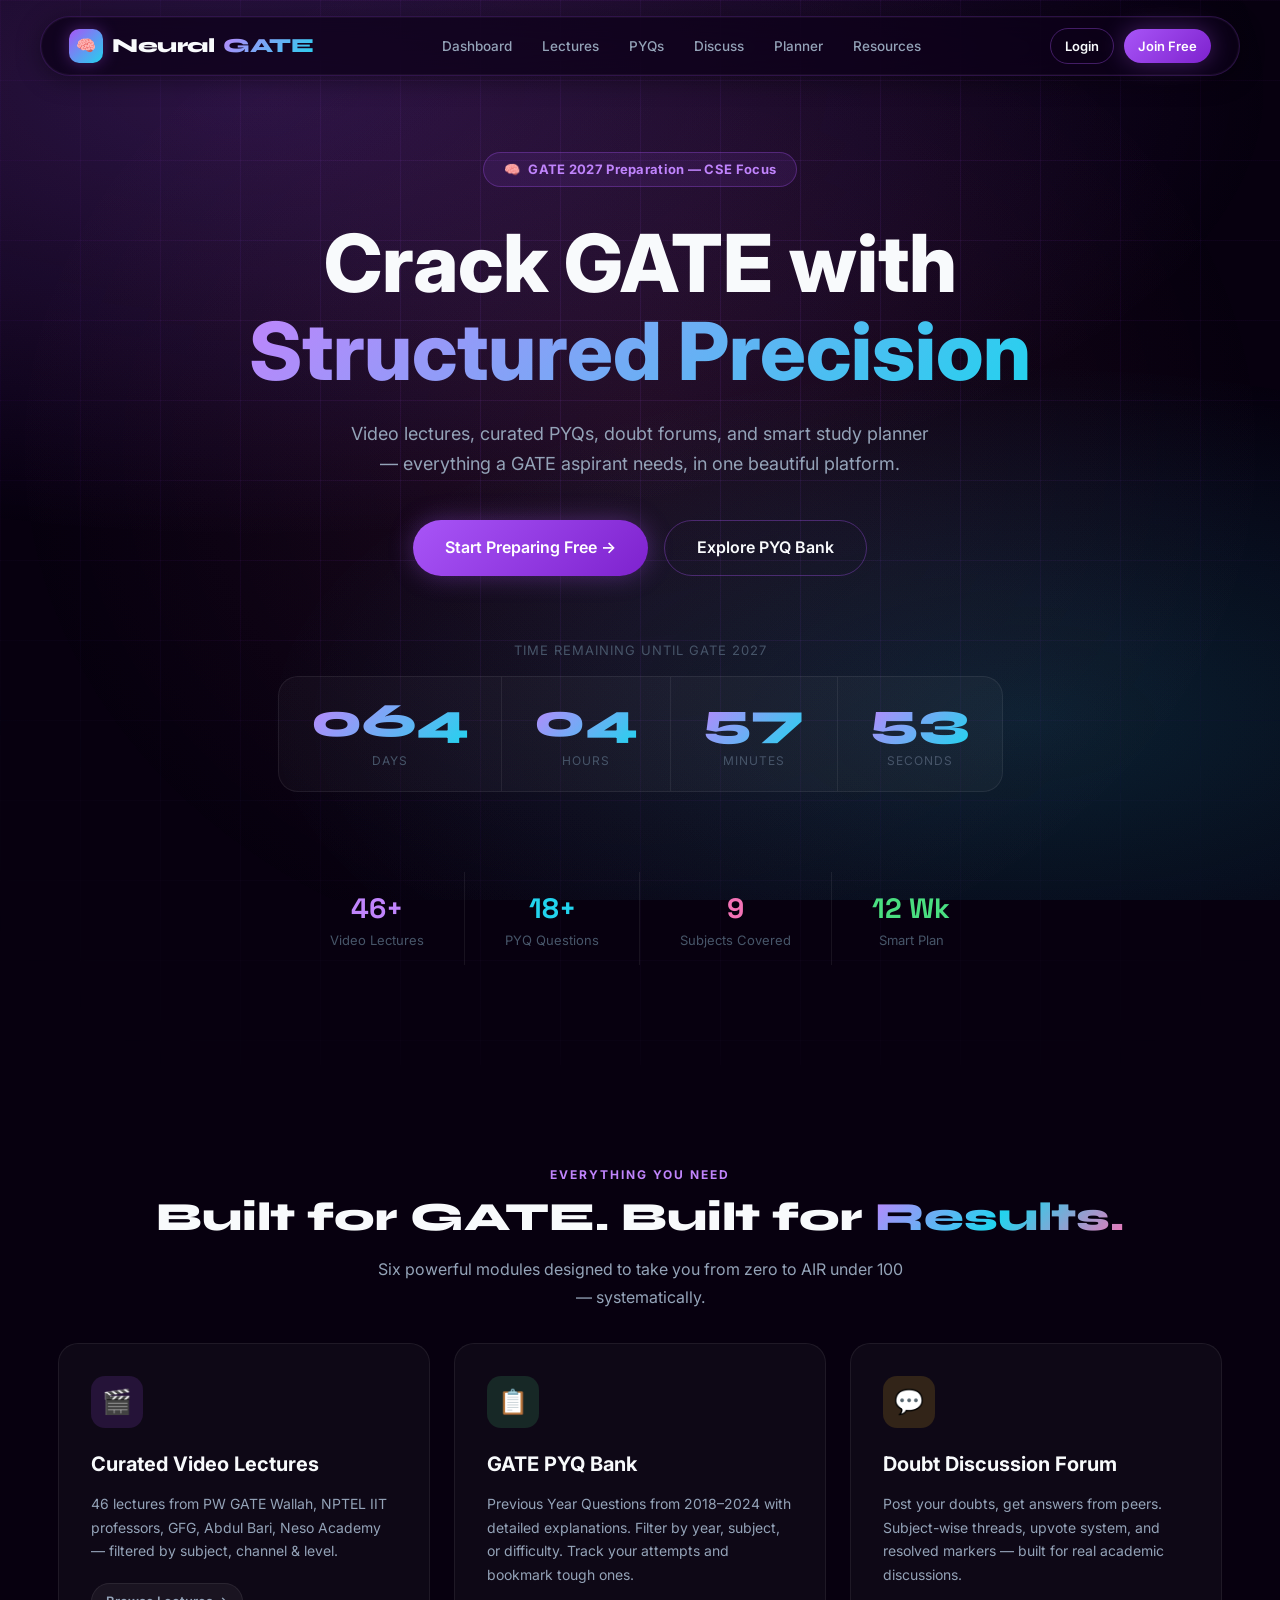
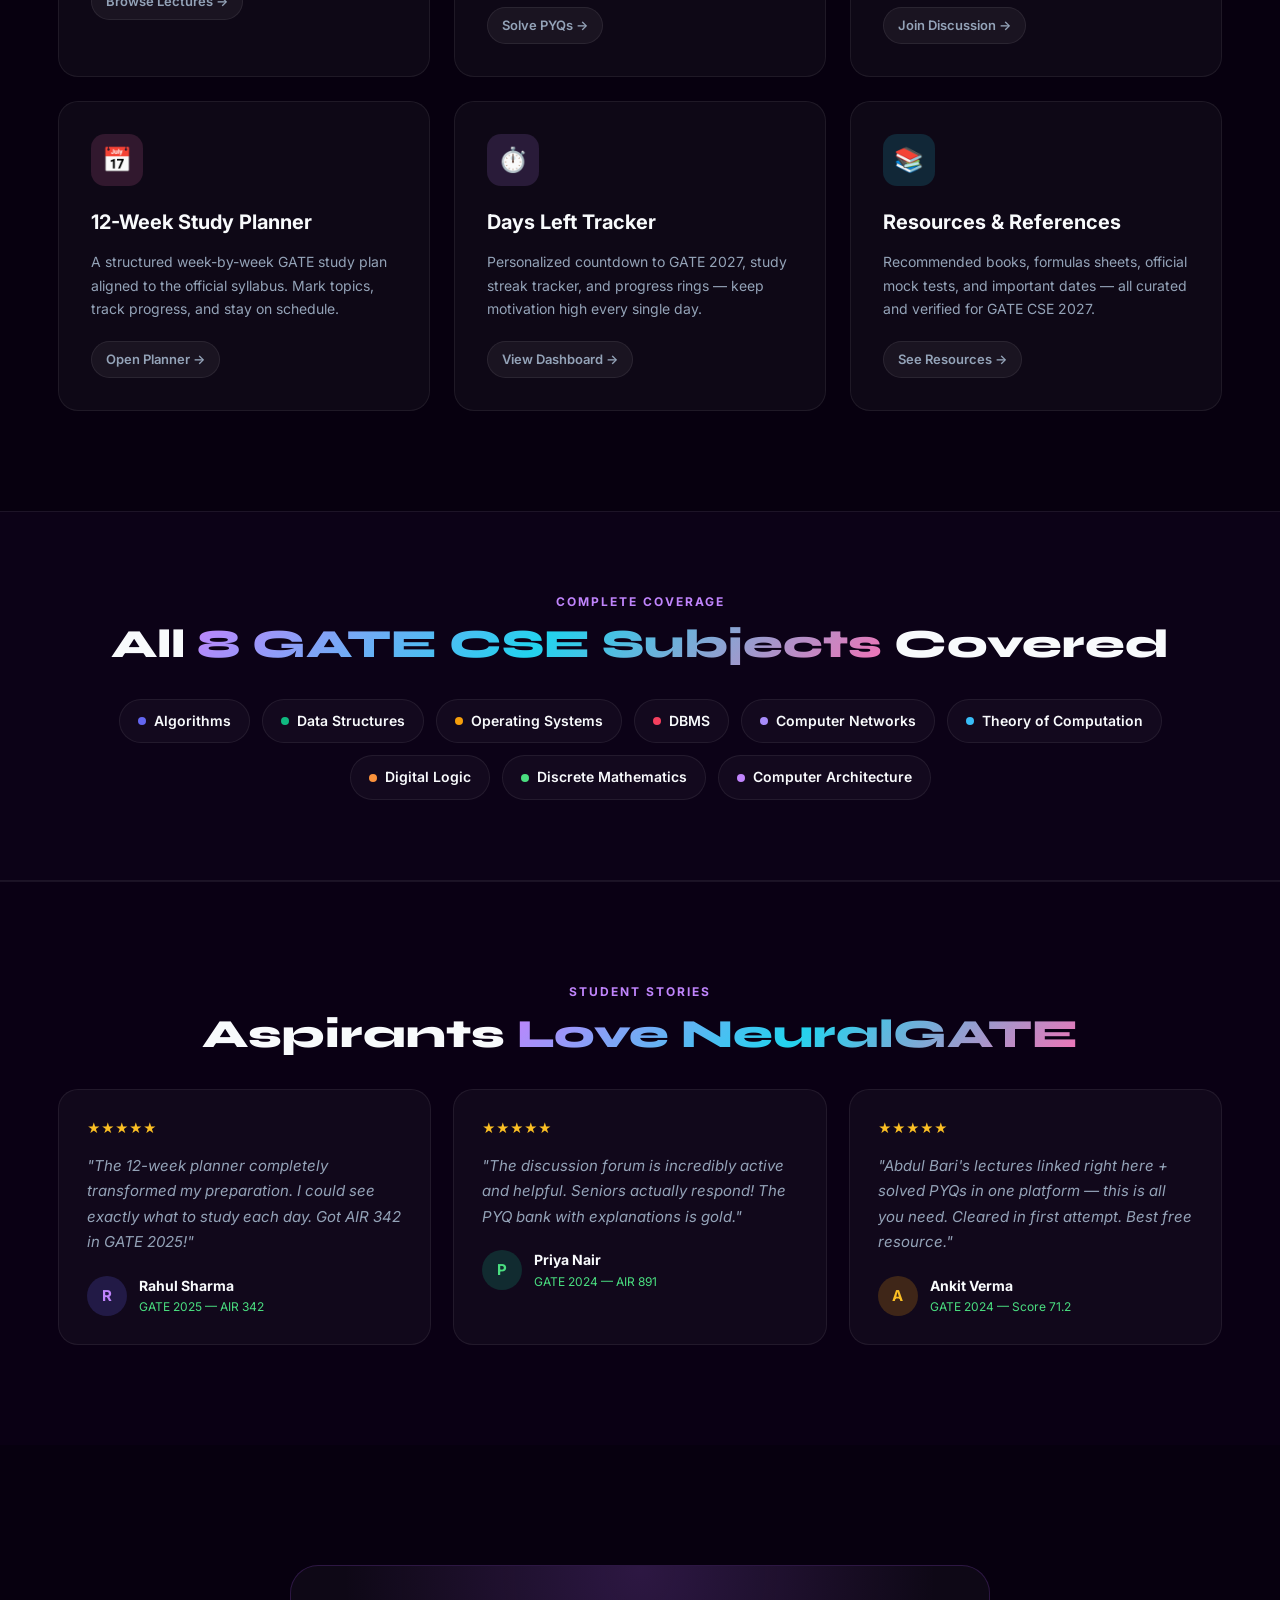
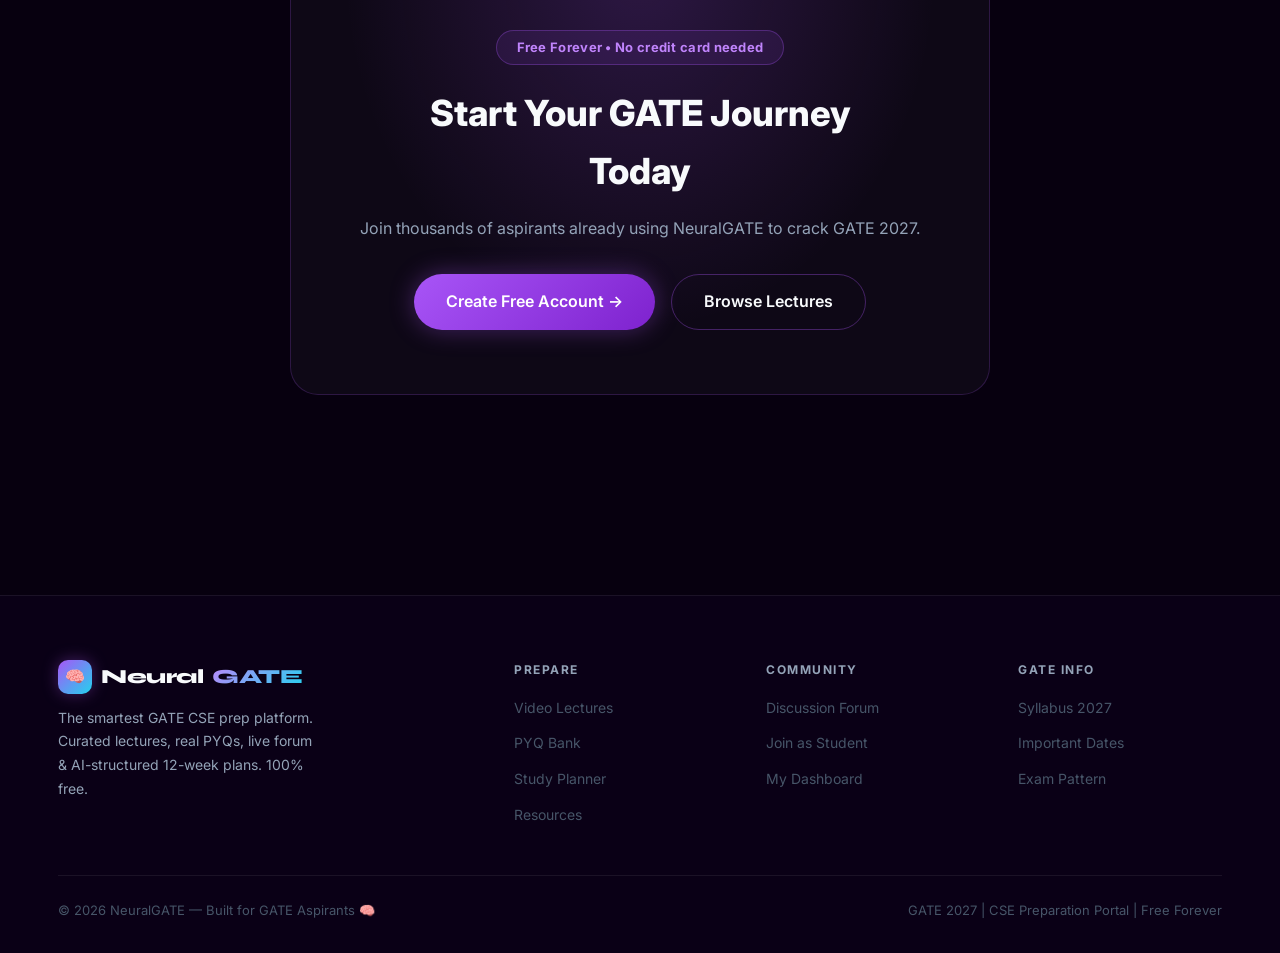
<file: index.html>
<!DOCTYPE html>
<html lang="en">
<head>
  <meta charset="UTF-8">
  <meta name="viewport" content="width=device-width, initial-scale=1.0">
  <title>NeuralGATE — GATE CSE 2027 Preparation Portal</title>
  <meta name="description" content="India's most structured GATE CSE preparation platform. Video lectures, PYQs, discussion forum, study planner — all in one place. Free forever.">
  <meta property="og:title" content="NeuralGATE — GATE CSE 2027 Preparation">
  <meta property="og:description" content="Structured GATE preparation with curated lectures, PYQ bank, doubt forum, and smart study planner.">
  <link rel="stylesheet" href="style.css">
  <style>
    /* Landing-specific styles */
    .hero {
      min-height: 100vh;
      display: flex;
      align-items: center;
      padding-top: var(--nav-height);
      position: relative;
      overflow: hidden;
    }

    .hero-grid-bg {
      position: absolute;
      inset: 0;
      background-image: 
        linear-gradient(rgba(168,85,247,0.06) 1px, transparent 1px),
        linear-gradient(90deg, rgba(168,85,247,0.06) 1px, transparent 1px);
      background-size: 80px 80px;
      z-index: 0;
      mask-image: radial-gradient(ellipse 80% 80% at 50% 50%, black 20%, transparent 80%);
    }

    .hero-content {
      position: relative;
      z-index: 1;
      text-align: center;
      max-width: 900px;
      margin: 0 auto;
      padding: 80px 24px;
    }

    .hero-eyebrow {
      display: inline-flex;
      align-items: center;
      gap: 8px;
      background: rgba(168,85,247,0.1);
      border: 1px solid rgba(168,85,247,0.3);
      padding: 6px 20px;
      border-radius: 100px;
      font-size: 13px;
      font-weight: 700;
      color: var(--violet-light);
      margin-bottom: 32px;
      letter-spacing: 0.3px;
    }

    .hero-title {
      font-size: clamp(40px, 7vw, 80px);
      font-weight: 800;
      line-height: 1.1;
      margin-bottom: 24px;
    }

    .hero-title .line2 {
      background: linear-gradient(135deg, #c084fc, #22d3ee, #f472b6);
      -webkit-background-clip: text;
      -webkit-text-fill-color: transparent;
      background-clip: text;
      background-size: 200% 200%;
      animation: gradientShift 4s ease infinite;
    }

    .hero-subtitle {
      font-size: 18px;
      color: var(--text-secondary);
      max-width: 600px;
      margin: 0 auto 40px;
      line-height: 1.7;
    }

    .hero-ctas {
      display: flex;
      gap: 16px;
      justify-content: center;
      flex-wrap: wrap;
      margin-bottom: 64px;
    }

    /* Countdown */
    .countdown-strip {
      display: flex;
      gap: 0;
      justify-content: center;
      margin-bottom: 80px;
    }

    .countdown-item {
      display: flex;
      flex-direction: column;
      align-items: center;
      padding: 20px 32px;
      background: var(--bg-card);
      border: 1px solid var(--border-subtle);
    }

    .countdown-item:first-child { border-radius: var(--radius-lg) 0 0 var(--radius-lg); }
    .countdown-item:last-child { border-radius: 0 var(--radius-lg) var(--radius-lg) 0; }
    .countdown-item:not(:last-child) { border-right: none; }

    .countdown-num {
      font-family: var(--font-display);
      font-size: 48px;
      font-weight: 800;
      background: linear-gradient(135deg, var(--violet-light), var(--cyan));
      -webkit-background-clip: text;
      -webkit-text-fill-color: transparent;
      background-clip: text;
      line-height: 1;
    }

    .countdown-label {
      font-size: 12px;
      text-transform: uppercase;
      letter-spacing: 1px;
      color: var(--text-muted);
      margin-top: 6px;
    }

    /* Stats banner */
    .stats-row {
      display: flex;
      gap: 0;
      justify-content: center;
      margin-bottom: 20px;
    }

    .stat-item {
      padding: 14px 40px;
      border-right: 1px solid var(--border-subtle);
      text-align: center;
    }
    .stat-item:last-child { border-right: none; }
    .stat-value { font-size: 28px; font-weight: 800; font-family: var(--font-head); color: var(--text-primary); }
    .stat-label { font-size: 13px; color: var(--text-muted); }

    /* Features grid */
    .features-section { padding: 100px 0; }

    .feature-card {
      background: var(--bg-card);
      border: 1px solid var(--border-subtle);
      border-radius: var(--radius-lg);
      padding: 32px;
      transition: var(--transition);
      position: relative;
      overflow: hidden;
    }

    .feature-card::before {
      content: '';
      position: absolute;
      top: 0; left: 0; right: 0;
      height: 2px;
      background: linear-gradient(90deg, transparent, var(--violet), var(--cyan), transparent);
      opacity: 0;
      transition: opacity 0.3s;
    }

    .feature-card:hover { border-color: rgba(168,85,247,0.3); transform: translateY(-6px); box-shadow: 0 20px 60px rgba(0,0,0,0.4), 0 0 30px var(--violet-glow); }
    .feature-card:hover::before { opacity: 1; }

    .feature-icon {
      width: 52px; height: 52px;
      border-radius: var(--radius-md);
      display: flex; align-items: center; justify-content: center;
      font-size: 24px;
      margin-bottom: 20px;
    }

    .icon-accent { background: rgba(168,85,247,0.15); }
    .icon-emerald { background: rgba(74,222,128,0.15); }
    .icon-amber { background: rgba(251,191,36,0.15); }
    .icon-rose { background: rgba(244,114,182,0.15); }
    .icon-violet { background: rgba(192,132,252,0.15); }
    .icon-sky { background: rgba(34,211,238,0.15); }

    .feature-card h3 { font-size: 20px; font-weight: 700; margin-bottom: 12px; }
    .feature-card p { color: var(--text-secondary); font-size: 14px; line-height: 1.7; margin-bottom: 20px; }

    /* Subject coverage */
    .subjects-section { padding: 80px 0; background: rgba(168,85,247,0.03); border-top: 1px solid var(--border-subtle); border-bottom: 1px solid var(--border-subtle); }

    .subject-pill {
      display: inline-flex;
      align-items: center;
      gap: 8px;
      padding: 10px 18px;
      background: var(--bg-card);
      border: 1px solid var(--border-subtle);
      border-radius: 100px;
      font-size: 14px;
      font-weight: 600;
      transition: var(--transition);
    }
    .subject-pill:hover { border-color: var(--violet); color: var(--violet-light); }
    .subject-pill .dot { width: 8px; height: 8px; border-radius: 50%; }

    /* Timeline section */
    .timeline-section { padding: 100px 0; }
    .timeline { position: relative; }
    .timeline::before { content:''; position: absolute; left: 50%; top: 0; bottom: 0; width: 2px; background: var(--border-subtle); transform: translateX(-50%); }

    .timeline-item {
      display: grid;
      grid-template-columns: 1fr 1fr;
      gap: 40px;
      margin-bottom: 48px;
      align-items: start;
    }

    .timeline-content {
      background: var(--bg-card);
      border: 1px solid var(--border-subtle);
      border-radius: var(--radius-lg);
      padding: 24px;
    }

    .timeline-item:nth-child(even) .timeline-content { grid-column: 2; }
    .timeline-item:nth-child(odd) .timeline-content { grid-column: 1; }

    .timeline-dot {
      position: absolute;
      left: 50%;
      width: 12px; height: 12px;
      background: var(--violet);
      border-radius: 50%;
      transform: translateX(-50%);
      box-shadow: 0 0 12px var(--violet-glow);
      margin-top: 28px;
    }

    /* Testimonials */
    .testimonials { padding: 100px 0; background: rgba(12,0,24,0.6); border-top: 1px solid var(--border-subtle); }
    .testimonial-card {
      background: var(--bg-card);
      border: 1px solid var(--border-subtle);
      border-radius: var(--radius-lg);
      padding: 28px;
    }
    .testimonial-text { font-size: 15px; line-height: 1.7; color: var(--text-secondary); margin-bottom: 20px; font-style: italic; }
    .testimonial-author { display: flex; align-items: center; gap: 12px; }
    .t-avatar { width: 40px; height: 40px; border-radius: 50%; display: flex; align-items: center; justify-content: center; font-weight: 700; font-size: 15px; }
    .t-name { font-weight: 700; font-size: 14px; }
    .t-tag { font-size: 12px; color: var(--green); }
    .stars { color: var(--amber); font-size: 13px; margin-bottom: 14px; }

    /* CTA Bottom */
    .cta-section {
      padding: 120px 0;
      text-align: center;
    }

    .cta-box {
      max-width: 700px;
      margin: 0 auto;
      background: var(--bg-card);
      border: 1px solid var(--border);
      border-radius: var(--radius-xl);
      padding: 64px;
      position: relative;
      overflow: hidden;
    }

    .cta-box::before {
      content:'';
      position: absolute;
      inset: 0;
      background: radial-gradient(ellipse at center top, rgba(168,85,247,0.2), transparent 60%);
    }

    .cta-box > * { position: relative; z-index: 1; }
    .cta-box h2 { font-size: 36px; font-weight: 800; margin-bottom: 16px; }
    .cta-box p { color: var(--text-secondary); font-size: 16px; margin-bottom: 32px; }
  </style>
</head>
<body>
  <div class="bg-mesh"></div>
  <div class="bg-grid"></div>
  <div id="page-shell"></div>
  
  <!-- HERO -->
  <section class="hero">
    <div class="hero-grid-bg"></div>
    <div class="container">
      <div class="hero-content animate-fade-up">
        <div class="hero-eyebrow">
          <span>🧠</span>
          GATE 2027 Preparation — CSE Focus
        </div>
        <h1 class="hero-title">
          Crack GATE with<br>
          <span class="line2">Structured Precision</span>
        </h1>
        <p class="hero-subtitle">
          Video lectures, curated PYQs, doubt forums, and smart study planner — everything a GATE aspirant needs, in one beautiful platform.
        </p>
        <div class="hero-ctas">
          <a href="register.html" class="btn btn-primary btn-lg">Start Preparing Free →</a>
          <a href="pyqs.html" class="btn btn-outline btn-lg">Explore PYQ Bank</a>
        </div>

        <!-- Live countdown -->
        <div style="margin-bottom:16px; font-size:13px; color:var(--text-muted); text-transform:uppercase; letter-spacing:1px;">
          Time Remaining Until GATE 2027
        </div>
        <div class="countdown-strip" id="countdown-strip">
          <div class="countdown-item"><span class="countdown-num" id="cd-days">--</span><span class="countdown-label">Days</span></div>
          <div class="countdown-item"><span class="countdown-num" id="cd-hours">--</span><span class="countdown-label">Hours</span></div>
          <div class="countdown-item"><span class="countdown-num" id="cd-mins">--</span><span class="countdown-label">Minutes</span></div>
          <div class="countdown-item"><span class="countdown-num" id="cd-secs">--</span><span class="countdown-label">Seconds</span></div>
        </div>

        <!-- Stats -->
        <div class="stats-row">
          <div class="stat-item"><div class="stat-value" style="color:var(--violet-light)">46+</div><div class="stat-label">Video Lectures</div></div>
          <div class="stat-item"><div class="stat-value" style="color:var(--cyan)">18+</div><div class="stat-label">PYQ Questions</div></div>
          <div class="stat-item"><div class="stat-value" style="color:var(--pink)">9</div><div class="stat-label">Subjects Covered</div></div>
          <div class="stat-item"><div class="stat-value" style="color:var(--green)">12 Wk</div><div class="stat-label">Smart Plan</div></div>
        </div>
      </div>
    </div>
  </section>

  <!-- FEATURES -->
  <section class="features-section">
    <div class="container">
      <div class="text-center mb-8">
        <p class="section-eyebrow">Everything you need</p>
        <h2 class="section-title" style="text-align:center">Built for GATE. Built for <span class="gradient">Results.</span></h2>
        <p class="section-desc" style="margin: 0 auto;">Six powerful modules designed to take you from zero to AIR under 100 — systematically.
        </p>
      </div>

      <div class="grid-3" style="gap:24px">
        <div class="feature-card animate-fade-up">
          <div class="feature-icon icon-accent">🎬</div>
          <h3>Curated Video Lectures</h3>
          <p>46 lectures from PW GATE Wallah, NPTEL IIT professors, GFG, Abdul Bari, Neso Academy — filtered by subject, channel & level.</p>
          <a href="lectures.html" class="btn btn-ghost btn-sm">Browse Lectures →</a>
        </div>

        <div class="feature-card animate-fade-up-d1">
          <div class="feature-icon icon-emerald">📋</div>
          <h3>GATE PYQ Bank</h3>
          <p>Previous Year Questions from 2018–2024 with detailed explanations. Filter by year, subject, or difficulty. Track your attempts and bookmark tough ones.</p>
          <a href="pyqs.html" class="btn btn-ghost btn-sm">Solve PYQs →</a>
        </div>

        <div class="feature-card animate-fade-up-d2">
          <div class="feature-icon icon-amber">💬</div>
          <h3>Doubt Discussion Forum</h3>
          <p>Post your doubts, get answers from peers. Subject-wise threads, upvote system, and resolved markers — built for real academic discussions.</p>
          <a href="discuss.html" class="btn btn-ghost btn-sm">Join Discussion →</a>
        </div>

        <div class="feature-card animate-fade-up">
          <div class="feature-icon icon-rose">📅</div>
          <h3>12-Week Study Planner</h3>
          <p>A structured week-by-week GATE study plan aligned to the official syllabus. Mark topics, track progress, and stay on schedule.</p>
          <a href="planner.html" class="btn btn-ghost btn-sm">Open Planner →</a>
        </div>

        <div class="feature-card animate-fade-up-d1">
          <div class="feature-icon icon-violet">⏱️</div>
          <h3>Days Left Tracker</h3>
          <p>Personalized countdown to GATE 2027, study streak tracker, and progress rings — keep motivation high every single day.</p>
          <a href="dashboard.html" class="btn btn-ghost btn-sm">View Dashboard →</a>
        </div>

        <div class="feature-card animate-fade-up-d2">
          <div class="feature-icon icon-sky">📚</div>
          <h3>Resources & References</h3>
          <p>Recommended books, formulas sheets, official mock tests, and important dates — all curated and verified for GATE CSE 2027.</p>
          <a href="resources.html" class="btn btn-ghost btn-sm">See Resources →</a>
        </div>
      </div>
    </div>
  </section>

  <!-- SUBJECTS -->
  <section class="subjects-section">
    <div class="container">
      <div class="text-center mb-8">
        <p class="section-eyebrow">Complete Coverage</p>
        <h2 class="section-title" style="text-align:center">All <span class="gradient">8 GATE CSE Subjects</span> Covered</h2>
      </div>
      <div style="display:flex; flex-wrap:wrap; gap:12px; justify-content:center;">
        <span class="subject-pill"><span class="dot" style="background:#6366f1"></span>Algorithms</span>
        <span class="subject-pill"><span class="dot" style="background:#10b981"></span>Data Structures</span>
        <span class="subject-pill"><span class="dot" style="background:#f59e0b"></span>Operating Systems</span>
        <span class="subject-pill"><span class="dot" style="background:#f43f5e"></span>DBMS</span>
        <span class="subject-pill"><span class="dot" style="background:#a78bfa"></span>Computer Networks</span>
        <span class="subject-pill"><span class="dot" style="background:#38bdf8"></span>Theory of Computation</span>
        <span class="subject-pill"><span class="dot" style="background:#fb923c"></span>Digital Logic</span>
        <span class="subject-pill"><span class="dot" style="background:#4ade80"></span>Discrete Mathematics</span>
        <span class="subject-pill"><span class="dot" style="background:#c084fc"></span>Computer Architecture</span>
      </div>
    </div>
  </section>

  <!-- TESTIMONIALS -->
  <section class="testimonials">
    <div class="container">
      <div class="text-center mb-8">
        <p class="section-eyebrow">Student Stories</p>
        <h2 class="section-title" style="text-align:center">Aspirants <span class="gradient">Love NeuralGATE</span></h2>
      </div>
      <div class="grid-3">
        <div class="testimonial-card">
          <div class="stars">★★★★★</div>
          <p class="testimonial-text">"The 12-week planner completely transformed my preparation. I could see exactly what to study each day. Got AIR 342 in GATE 2025!"</p>
          <div class="testimonial-author">
            <div class="t-avatar" style="background:rgba(99,102,241,0.2); color:var(--violet-light)">R</div>
            <div>
              <div class="t-name">Rahul Sharma</div>
              <div class="t-tag">GATE 2025 — AIR 342</div>
            </div>
          </div>
        </div>
        <div class="testimonial-card">
          <div class="stars">★★★★★</div>
          <p class="testimonial-text">"The discussion forum is incredibly active and helpful. Seniors actually respond! The PYQ bank with explanations is gold."</p>
          <div class="testimonial-author">
            <div class="t-avatar" style="background:rgba(16,185,129,0.2); color:var(--green)">P</div>
            <div>
              <div class="t-name">Priya Nair</div>
              <div class="t-tag">GATE 2024 — AIR 891</div>
            </div>
          </div>
        </div>
        <div class="testimonial-card">
          <div class="stars">★★★★★</div>
          <p class="testimonial-text">"Abdul Bari's lectures linked right here + solved PYQs in one platform — this is all you need. Cleared in first attempt. Best free resource."</p>
          <div class="testimonial-author">
            <div class="t-avatar" style="background:rgba(245,158,11,0.2); color:var(--amber)">A</div>
            <div>
              <div class="t-name">Ankit Verma</div>
              <div class="t-tag">GATE 2024 — Score 71.2</div>
            </div>
          </div>
        </div>
      </div>
    </div>
  </section>

  <!-- CTA -->
  <section class="cta-section">
    <div class="container">
      <div class="cta-box">
        <div class="hero-eyebrow" style="display:inline-flex; margin-bottom:20px;">Free Forever • No credit card needed</div>
        <h2>Start Your GATE Journey<br>Today</h2>
        <p>Join thousands of aspirants already using NeuralGATE to crack GATE 2027.</p>
        <div style="display:flex; gap:16px; justify-content:center; flex-wrap:wrap;">
          <a href="register.html" class="btn btn-primary btn-lg">Create Free Account →</a>
          <a href="lectures.html" class="btn btn-outline btn-lg">Browse Lectures</a>
        </div>
      </div>
    </div>
  </section>

  <div id="footer-shell"></div>

  <script src="data.js"></script>
  <script>
    // Inject nav and footer
    document.getElementById('page-shell').innerHTML = GV.renderNavbar('home');
    document.getElementById('footer-shell').innerHTML = GV.renderFooter();

    // Live countdown to GATE 2027
    function updateCountdown() {
      const gateDate = new Date('2027-02-07T09:00:00');
      const now = new Date();
      const diff = gateDate - now;

      if (diff <= 0) {
        document.getElementById('countdown-strip').innerHTML = '<div style="padding:20px;font-size:20px;font-weight:700;color:var(--green)">🎉 GATE 2027 Day is Here!</div>';
        return;
      }

      const days = Math.floor(diff / (1000 * 60 * 60 * 24));
      const hours = Math.floor((diff % (1000 * 60 * 60 * 24)) / (1000 * 60 * 60));
      const mins = Math.floor((diff % (1000 * 60 * 60)) / (1000 * 60));
      const secs = Math.floor((diff % (1000 * 60)) / 1000);

      document.getElementById('cd-days').textContent = String(days).padStart(3, '0');
      document.getElementById('cd-hours').textContent = String(hours).padStart(2, '0');
      document.getElementById('cd-mins').textContent = String(mins).padStart(2, '0');
      document.getElementById('cd-secs').textContent = String(secs).padStart(2, '0');
    }

    setInterval(updateCountdown, 1000);
    updateCountdown();
  </script>
</body>
</html>
</file>
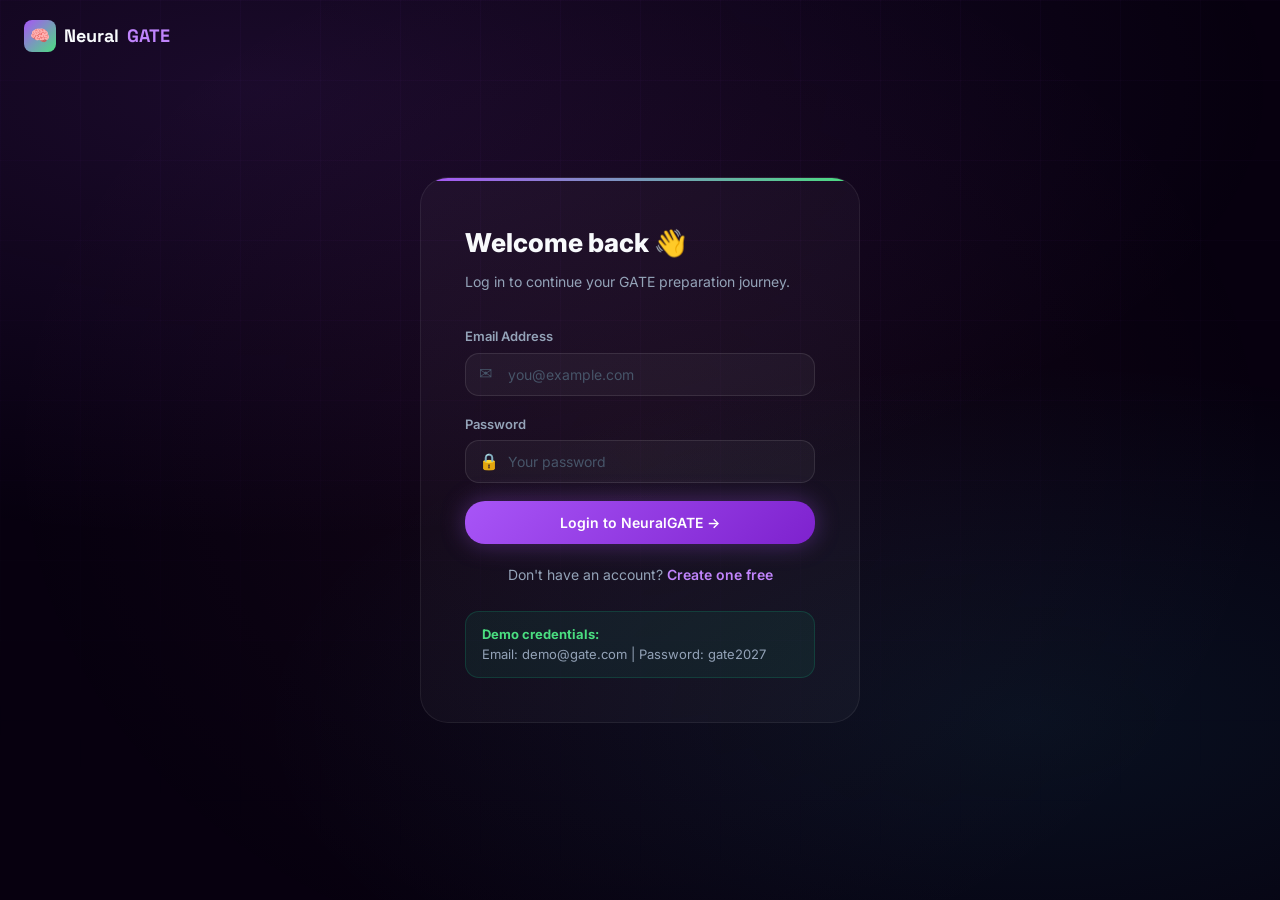
<file: dashboard.html>
<!DOCTYPE html>
<html lang="en">
<head>
  <meta charset="UTF-8">
  <meta name="viewport" content="width=device-width, initial-scale=1.0">
  <title>Dashboard — NeuralGATE</title>
  <link rel="stylesheet" href="style.css">
  <style>
    .dashboard-header {
      background: var(--bg-card);
      border: 1px solid var(--border-subtle);
      border-radius: var(--radius-xl);
      padding: 36px 40px;
      margin-bottom: 32px;
      position: relative;
      overflow: hidden;
    }

    .dashboard-header::before {
      content: '';
      position: absolute;
      inset: 0;
      background: radial-gradient(ellipse at right top, rgba(99,102,241,0.15), transparent 60%);
    }

    .dashboard-header > * { position: relative; z-index: 1; }

    .greeting { font-size: 14px; color: var(--text-secondary); margin-bottom: 6px; }
    .greeting-name { font-size: 32px; font-weight: 800; margin-bottom: 6px; }
    .greeting-sub { font-size: 15px; color: var(--text-secondary); }

    /* Countdown ring widget */
    .days-card {
      background: var(--bg-card);
      border: 1px solid var(--border-subtle);
      border-radius: var(--radius-xl);
      padding: 30px;
      display: flex;
      flex-direction: column;
      align-items: center;
      text-align: center;
      position: relative;
      overflow: hidden;
    }

    .ring-container { position: relative; width: 140px; height: 140px; margin: 0 auto 20px; }

    .ring-svg { transform: rotate(-90deg); }

    .ring-track { fill: none; stroke: rgba(255,255,255,0.06); stroke-width: 10; }
    .ring-fill { fill: none; stroke-width: 10; stroke-linecap: round; transition: stroke-dashoffset 1s ease; }
    .ring-accent { stroke: url(#ringGradient); }

    .ring-center {
      position: absolute;
      inset: 0;
      display: flex;
      flex-direction: column;
      align-items: center;
      justify-content: center;
    }

    .ring-days { font-size: 34px; font-weight: 800; font-family: var(--font-head); }
    .ring-label { font-size: 11px; text-transform: uppercase; letter-spacing: 1px; color: var(--text-muted); }

    /* Stats mini grid */
    .mini-stat {
      background: var(--bg-card);
      border: 1px solid var(--border-subtle);
      border-radius: var(--radius-lg);
      padding: 22px;
      text-align: center;
    }

    .mini-stat-val { font-size: 28px; font-weight: 800; font-family: var(--font-head); }
    .mini-stat-label { font-size: 12px; color: var(--text-secondary); margin-top: 4px; }

    /* Quick access modules */
    .module-link {
      display: flex;
      align-items: center;
      gap: 14px;
      padding: 18px 20px;
      background: var(--bg-card);
      border: 1px solid var(--border-subtle);
      border-radius: var(--radius-lg);
      transition: var(--transition);
      text-decoration: none;
    }

    .module-link:hover { border-color: var(--border); background: var(--bg-card-hover); transform: translateX(4px); }

    .module-link-icon {
      width: 44px; height: 44px;
      border-radius: var(--radius-md);
      display: flex; align-items: center; justify-content: center;
      font-size: 20px;
      flex-shrink: 0;
    }

    .module-link-text h4 { font-size: 15px; font-weight: 700; margin-bottom: 2px; }
    .module-link-text p { font-size: 12px; color: var(--text-secondary); }
    .module-link-arrow { margin-left: auto; color: var(--text-muted); font-size: 18px; }

    /* Subject progress */
    .subject-progress-item {
      display: flex;
      align-items: center;
      gap: 14px;
      padding: 14px 0;
      border-bottom: 1px solid var(--border-subtle);
    }

    .subject-progress-item:last-child { border-bottom: none; }

    .subject-dot { width: 10px; height: 10px; border-radius: 50%; flex-shrink: 0; }

    .subject-name { font-size: 14px; font-weight: 500; flex: 1; }
    .subject-pct { font-size: 13px; font-weight: 700; color: var(--violet-light); min-width: 35px; text-align: right; }

    /* Activity feed */
    .activity-item {
      display: flex;
      gap: 14px;
      align-items: flex-start;
      padding: 14px 0;
      border-bottom: 1px solid var(--border-subtle);
    }

    .activity-item:last-child { border-bottom: none; }

    .activity-icon {
      width: 36px; height: 36px;
      border-radius: 50%;
      display: flex; align-items: center; justify-content: center;
      font-size: 16px;
      flex-shrink: 0;
    }

    .activity-text { font-size: 14px; font-weight: 500; }
    .activity-time { font-size: 12px; color: var(--text-muted); margin-top: 2px; }
  </style>
</head>
<body>
  <div id="nav-shell"></div>

  <main class="page-content">
    <div class="container">

      <!-- Greeting header -->
      <div class="dashboard-header animate-fade-up" id="greeting-header">
        <div style="display:flex; justify-content:space-between; align-items:flex-start; flex-wrap:wrap; gap:20px;">
          <div>
            <div class="greeting">👋 Good morning,</div>
            <div class="greeting-name" id="user-greeting-name">Student</div>
            <div class="greeting-sub">
              Branch: <span id="user-branch" style="color:var(--violet-light); font-weight:600;">--</span>
              &nbsp;·&nbsp; Target: <span id="user-target" style="color:var(--green); font-weight:600;">--</span>
              &nbsp;·&nbsp; <span style="color:var(--amber); font-weight:600;" id="streak-text">🔥 0 day streak</span>
            </div>
          </div>
          <div style="display:flex; gap:12px; flex-wrap:wrap;">
            <a href="lectures.html" class="btn btn-primary btn-sm">Study Now</a>
            <a href="pyqs.html" class="btn btn-outline btn-sm">Solve PYQs</a>
          </div>
        </div>

        <!-- Progress bar -->
        <div style="margin-top:24px;">
          <div style="display:flex; justify-content:space-between; margin-bottom:8px;">
            <span style="font-size:13px; color:var(--text-secondary);">Overall Syllabus Progress</span>
            <span style="font-size:13px; font-weight:700; color:var(--violet-light);" id="overall-pct">0%</span>
          </div>
          <div class="progress-bar-wrap">
            <div class="progress-bar-fill" id="overall-bar" style="width:0%"></div>
          </div>
        </div>
      </div>

      <!-- Row 1: Days left + mini stats -->
      <div style="display:grid; grid-template-columns:240px 1fr; gap:24px; margin-bottom:24px;" class="animate-fade-up-d1">
        <!-- Days ring -->
        <div class="days-card">
          <div style="font-size:12px; text-transform:uppercase; letter-spacing:1px; color:var(--text-muted); margin-bottom:16px;">GATE 2027 Countdown</div>
          <div class="ring-container">
            <svg class="ring-svg" width="140" height="140" viewBox="0 0 140 140">
              <defs>
                <linearGradient id="ringGradient" x1="0%" y1="0%" x2="100%" y2="100%">
                  <stop offset="0%" stop-color="#6366f1"/>
                  <stop offset="100%" stop-color="#10b981"/>
                </linearGradient>
              </defs>
              <circle class="ring-track" cx="70" cy="70" r="58"/>
              <circle class="ring-fill ring-accent" cx="70" cy="70" r="58" id="ring-fill-el"
                stroke-dasharray="364.4"
                stroke-dashoffset="364.4"/>
            </svg>
            <div class="ring-center">
              <span class="ring-days" id="ring-days-num">--</span>
              <span class="ring-label">days left</span>
            </div>
          </div>
          <div style="font-size:14px; font-weight:700; color:var(--text-primary); margin-bottom:4px;">GATE 2027</div>
          <div style="font-size:13px; color:var(--text-secondary);">February 7, 2027</div>
        </div>

        <!-- Mini stats grid -->
        <div>
          <div style="display:grid; grid-template-columns:repeat(2,1fr); gap:16px; margin-bottom:16px;">
            <div class="mini-stat">
              <div class="mini-stat-val" style="color:var(--violet-light);" id="stat-lectures">0</div>
              <div class="mini-stat-label">Lectures Watched</div>
            </div>
            <div class="mini-stat">
              <div class="mini-stat-val" style="color:var(--green);" id="stat-pyqs">0</div>
              <div class="mini-stat-label">PYQs Attempted</div>
            </div>
            <div class="mini-stat">
              <div class="mini-stat-val" style="color:var(--amber);" id="stat-topics">0</div>
              <div class="mini-stat-label">Topics Completed</div>
            </div>
            <div class="mini-stat">
              <div class="mini-stat-val" style="color:var(--rose);" id="stat-streak">0</div>
              <div class="mini-stat-label">Day Streak 🔥</div>
            </div>
          </div>

          <!-- Today's todo -->
          <div class="card" style="padding:20px;">
            <div style="font-size:14px; font-weight:700; margin-bottom:12px; display:flex; justify-content:space-between; align-items:center;">
              <span>Today's Focus</span>
              <span class="badge badge-accent">Week <span id="current-week">1</span></span>
            </div>
            <div style="font-size:13px; color:var(--text-secondary); display:flex; flex-direction:column; gap:8px;" id="todays-topics">
              <!-- filled by JS -->
            </div>
          </div>
        </div>
      </div>

      <!-- Row 2: Quick access + subject progress + activity -->
      <div style="display:grid; grid-template-columns:1fr 1fr 1fr; gap:24px;" class="animate-fade-up-d2">
        <!-- Quick access -->
        <div class="card" style="padding:20px;">
          <div style="font-size:14px; font-weight:700; margin-bottom:16px;">Quick Access</div>
          <div style="display:flex; flex-direction:column; gap:10px;">
            <a href="lectures.html" class="module-link">
              <div class="module-link-icon icon-accent">🎬</div>
              <div class="module-link-text"><h4>Video Lectures</h4><p>22 curated lectures</p></div>
              <span class="module-link-arrow">›</span>
            </a>
            <a href="pyqs.html" class="module-link">
              <div class="module-link-icon icon-emerald">📋</div>
              <div class="module-link-text"><h4>PYQ Bank</h4><p>2018–2024 questions</p></div>
              <span class="module-link-arrow">›</span>
            </a>
            <a href="discuss.html" class="module-link">
              <div class="module-link-icon icon-amber">💬</div>
              <div class="module-link-text"><h4>Discussion Forum</h4><p>Post doubts & replies</p></div>
              <span class="module-link-arrow">›</span>
            </a>
            <a href="planner.html" class="module-link">
              <div class="module-link-icon icon-rose">📅</div>
              <div class="module-link-text"><h4>Study Planner</h4><p>12-week GATE plan</p></div>
              <span class="module-link-arrow">›</span>
            </a>
            <a href="resources.html" class="module-link">
              <div class="module-link-icon icon-sky">📚</div>
              <div class="module-link-text"><h4>Resources</h4><p>Books & references</p></div>
              <span class="module-link-arrow">›</span>
            </a>
          </div>
        </div>

        <!-- Subject progress -->
        <div class="card" style="padding:20px;">
          <div style="font-size:14px; font-weight:700; margin-bottom:16px; display:flex; justify-content:space-between; align-items:center;">
            <span>Subject Progress</span>
            <a href="planner.html" style="font-size:12px; color:var(--violet-light);">Update →</a>
          </div>
          <div id="subject-progress-list">
            <!-- filled by JS -->
          </div>
        </div>

        <!-- Recent activity -->
        <div class="card" style="padding:20px;">
          <div style="font-size:14px; font-weight:700; margin-bottom:16px;">Recent Activity</div>
          <div id="activity-feed">
            <!-- filled by JS -->
          </div>
          <div style="margin-top:16px; font-size:12px; color:var(--text-muted); text-align:center;">
            Keep studying to build your streak! 🔥
          </div>
        </div>
      </div>
    </div>
  </main>

  <div id="footer-shell"></div>

  <script src="data.js"></script>
  <script>
    if (!GV.requireAuth()) throw new Error('redirect');

    document.getElementById('nav-shell').innerHTML = GV.renderNavbar('dashboard');
    document.getElementById('footer-shell').innerHTML = GV.renderFooter();

    const user = GV.getUser();

    // Greeting
    const hour = new Date().getHours();
    const greeting = hour < 12 ? 'Good morning,' : hour < 18 ? 'Good afternoon,' : 'Good evening,';
    document.querySelector('.greeting').textContent = `${greeting === 'Good morning,' ? '🌅' : hour < 18 ? '☀️' : '🌙'} ${greeting}`;
    document.getElementById('user-greeting-name').textContent = user.name;
    document.getElementById('user-branch').textContent = user.branch || 'CSE';
    document.getElementById('user-target').textContent = 'GATE ' + (user.gateYear || '2027');

    // Days left ring
    const daysLeft = GV.getDaysLeft();
    document.getElementById('ring-days-num').textContent = daysLeft;
    const totalDays = 600;
    const pct = Math.min(1, (totalDays - daysLeft) / totalDays);
    const circumference = 364.4;
    const offset = circumference - (pct * circumference);
    setTimeout(() => {
      document.getElementById('ring-fill-el').style.strokeDashoffset = offset;
    }, 100);

    // Stats
    const watchedCount = GV.getUserData('watchedLectures', []).length;
    const attemptedPyqs = GV.getUserData('attemptedPyqs', []).length;
    const completedTopics = GV.getUserData('completedTopics', []).length;
    const streak = GV.getUserData('streak', 0);

    document.getElementById('stat-lectures').textContent = watchedCount;
    document.getElementById('stat-pyqs').textContent = attemptedPyqs;
    document.getElementById('stat-topics').textContent = completedTopics;
    document.getElementById('stat-streak').textContent = streak;
    document.getElementById('streak-text').textContent = `🔥 ${streak} day streak`;

    // Overall progress
    const totalTopics = GV.studyPlan.reduce((acc, w) => acc + w.topics.length, 0);
    const overallPct = totalTopics > 0 ? Math.round((completedTopics / totalTopics) * 100) : 0;
    document.getElementById('overall-pct').textContent = overallPct + '%';
    setTimeout(() => { document.getElementById('overall-bar').style.width = overallPct + '%'; }, 200);

    // Current week & today's topics
    const currentWeekIdx = Math.min(11, Math.floor(completedTopics / 3));
    const currentWeekData = GV.studyPlan[currentWeekIdx];
    document.getElementById('current-week').textContent = currentWeekIdx + 1;
    const todaysTopicsEl = document.getElementById('todays-topics');
    currentWeekData.topics.forEach((t, i) => {
      const completed = GV.getUserData('completedTopics', []).includes(`${currentWeekIdx}-${i}`);
      todaysTopicsEl.innerHTML += `
        <div style="display:flex;align-items:center;gap:8px;">
          <span style="color:${completed ? 'var(--green)' : 'var(--text-muted)'}; font-size:14px;">${completed ? '✓' : '○'}</span>
          <span style="${completed ? 'text-decoration:line-through;color:var(--text-muted);' : ''}">${t}</span>
        </div>`;
    });

    // Subject progress
    const subjects = ['Algorithms', 'Data Structures', 'Operating Systems', 'DBMS', 'Computer Networks', 'Theory of Computation', 'Digital Logic'];
    const subjectColors = ['#6366f1','#10b981','#f59e0b','#f43f5e','#a78bfa','#38bdf8','#fb923c'];
    const subjectProgressEl = document.getElementById('subject-progress-list');
    subjects.forEach((s, i) => {
      const subjectLectures = GV.lectures.filter(l => l.subject === s).length;
      const subjectWatched = GV.getUserData('watchedLectures', []).filter(id => {
        const l = GV.lectures.find(ll => ll.id === id);
        return l && l.subject === s;
      }).length;
      const pct = subjectLectures > 0 ? Math.round((subjectWatched / subjectLectures) * 100) : 0;
      subjectProgressEl.innerHTML += `
        <div class="subject-progress-item">
          <span class="subject-dot" style="background:${subjectColors[i]}"></span>
          <span class="subject-name">${s}</span>
          <span style="font-size:12px; color:var(--text-muted);">${subjectWatched}/${subjectLectures}</span>
          <span class="subject-pct">${pct}%</span>
        </div>`;
    });

    // Activity feed
    const activities = [
      { icon: '🎯', bg: 'rgba(99,102,241,0.15)', text: 'Welcome to NeuralGATE!', time: 'Just now' },
      { icon: '📅', bg: 'rgba(16,185,129,0.15)', text: 'Your 12-week plan is ready', time: '1 min ago' },
      { icon: '⚡', bg: 'rgba(245,158,11,0.15)', text: 'GATE 2027 countdown started', time: '2 min ago' },
    ];

    const recentPyqs = GV.getUserData('pyqActivity', []);
    recentPyqs.forEach(a => activities.unshift({ icon: '✓', bg: 'rgba(16,185,129,0.15)', text: a.text, time: a.time }));

    const feedEl = document.getElementById('activity-feed');
    activities.slice(0, 5).forEach(a => {
      feedEl.innerHTML += `
        <div class="activity-item">
          <div class="activity-icon" style="background:${a.bg}">${a.icon}</div>
          <div>
            <div class="activity-text">${a.text}</div>
            <div class="activity-time">${a.time}</div>
          </div>
        </div>`;
    });

    // Update streak
    const today = new Date().toDateString();
    const lastVisit = GV.getUserData('lastVisit', null);
    if (lastVisit !== today) {
      const yesterday = new Date(Date.now() - 86400000).toDateString();
      const newStreak = lastVisit === yesterday ? streak + 1 : 1;
      GV.setUserData('streak', newStreak);
      GV.setUserData('lastVisit', today);
    }
  </script>
</body>
</html>
</file>
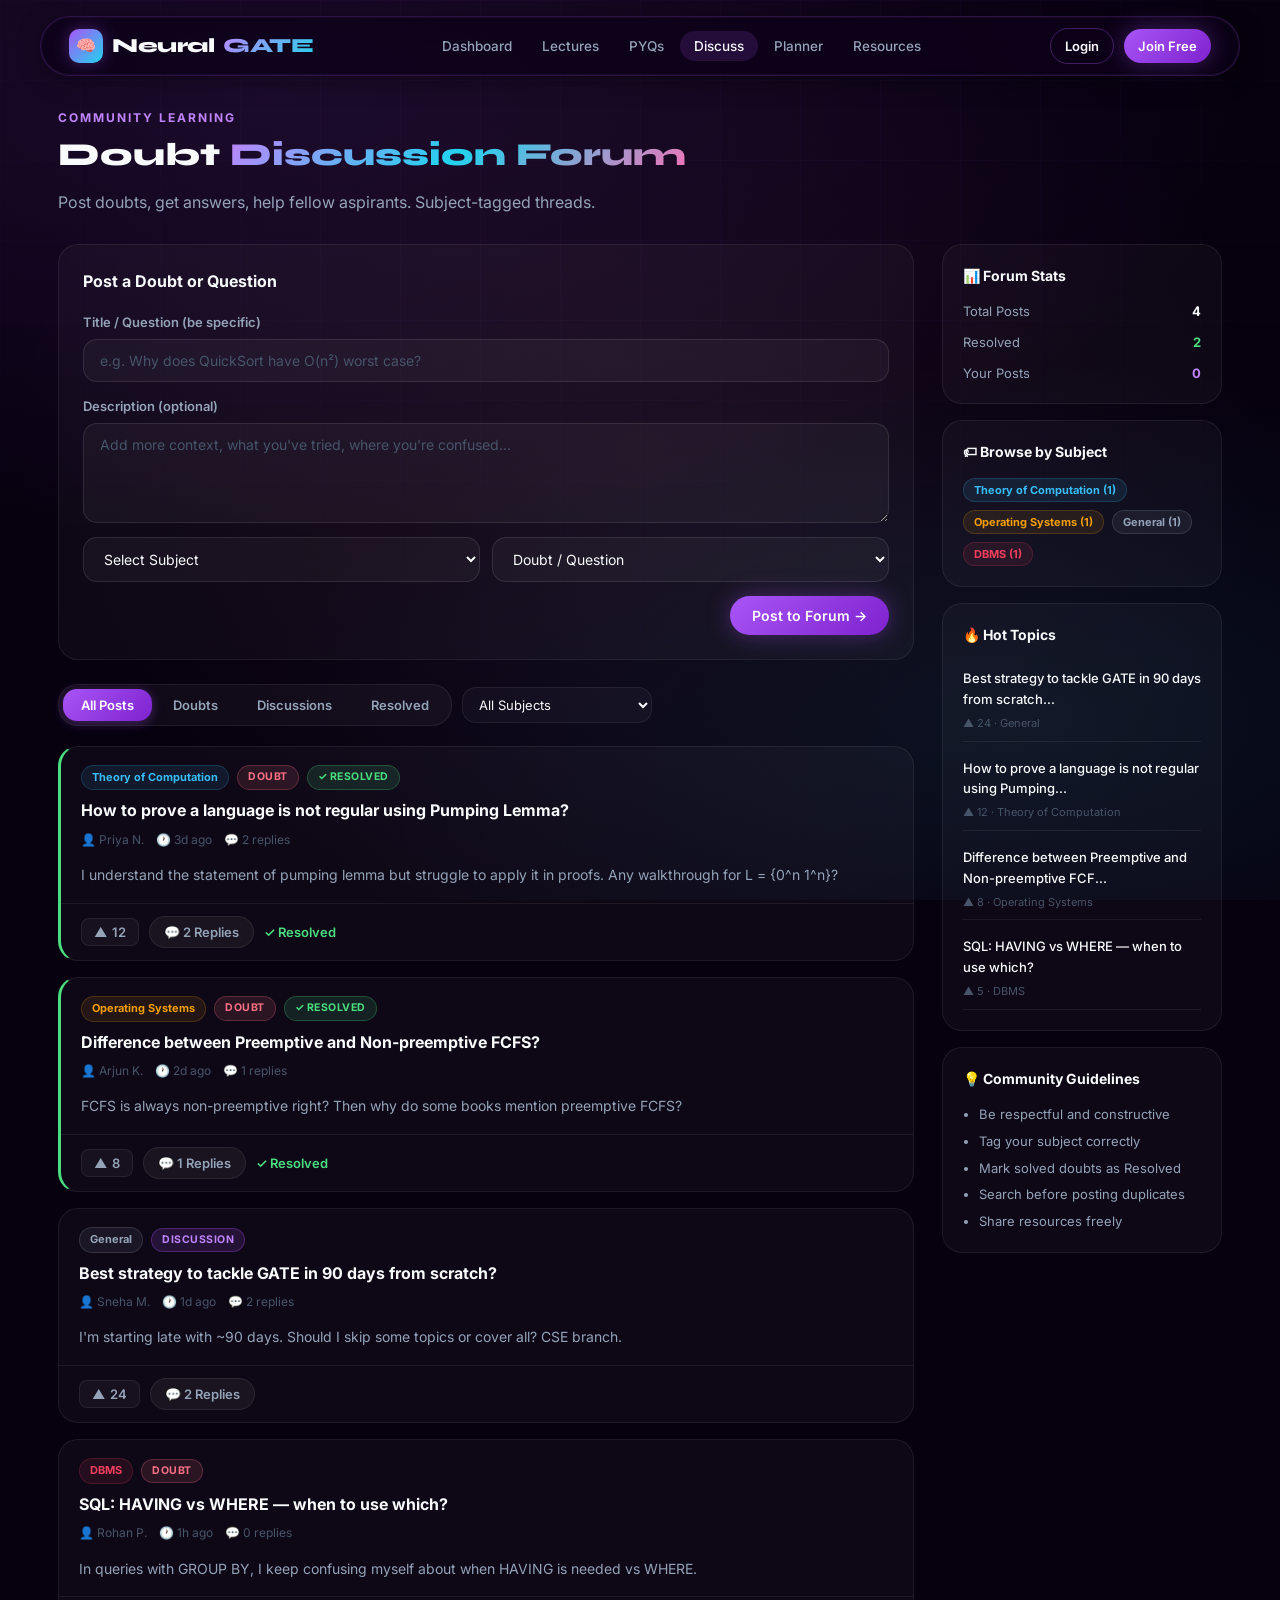
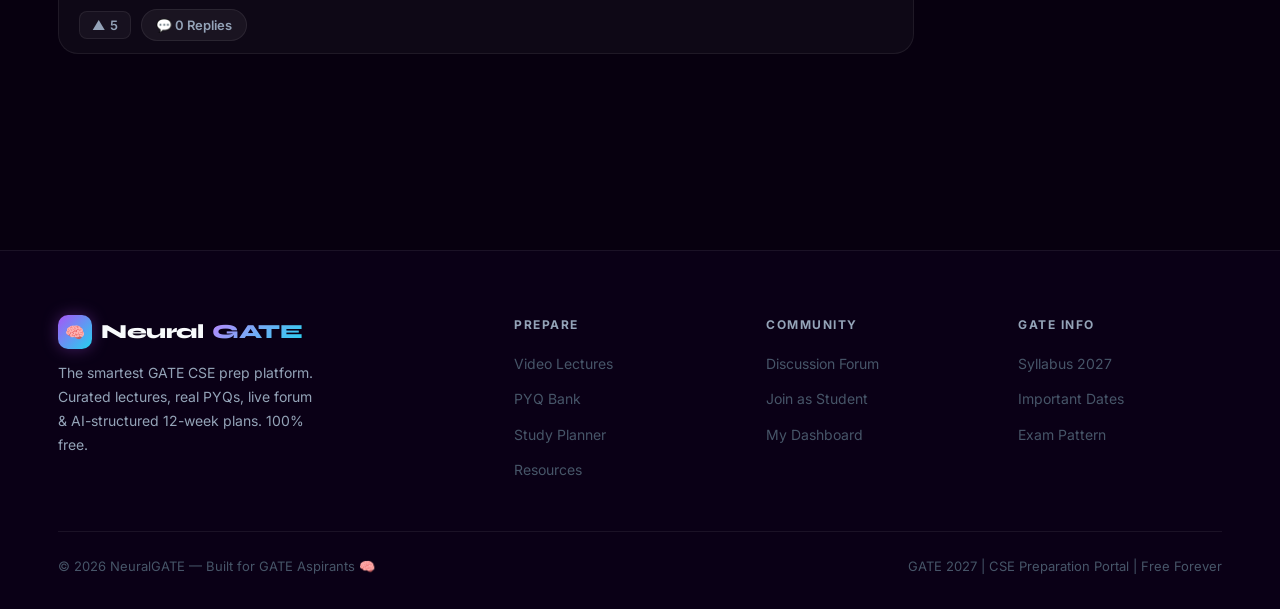
<file: discuss.html>
<!DOCTYPE html>
<html lang="en">
<head>
  <meta charset="UTF-8">
  <meta name="viewport" content="width=device-width, initial-scale=1.0">
  <title>Discussion Forum — NeuralGATE</title>
  <link rel="stylesheet" href="style.css">
  <style>
    .forum-layout { display: grid; grid-template-columns: 1fr 280px; gap: 28px; }
    @media(max-width:900px) { .forum-layout { grid-template-columns: 1fr; } }
    .post-card { background: var(--bg-card); border: 1px solid var(--border-subtle); border-radius: var(--radius-lg); margin-bottom: 16px; overflow: hidden; transition: var(--transition); }
    .post-card:hover { border-color: var(--border); }
    .post-card.resolved { border-left: 3px solid var(--green); }
    .post-header { padding: 18px 20px 14px; display: flex; justify-content: space-between; align-items: flex-start; gap: 12px; }
    .post-title { font-size: 16px; font-weight: 700; cursor: pointer; }
    .post-title:hover { color: var(--violet-light); }
    .post-meta { font-size: 12px; color: var(--text-muted); margin-top: 6px; display: flex; gap: 12px; }
    .post-body { padding: 0 20px 16px; font-size: 14px; color: var(--text-secondary); line-height: 1.7; }
    .post-footer { padding: 12px 20px; border-top: 1px solid var(--border-subtle); display: flex; gap: 10px; align-items: center; flex-wrap: wrap; }
    .vote-btn { display: flex; align-items: center; gap: 5px; padding: 5px 12px; background: rgba(255,255,255,0.04); border: 1px solid var(--border-subtle); border-radius: var(--radius-sm); font-size: 13px; font-weight: 600; cursor: pointer; transition: var(--transition); color: var(--text-secondary); }
    .vote-btn:hover { border-color: var(--violet); color: var(--violet-light); }
    .vote-btn.upvoted { background: rgba(99,102,241,0.1); border-color: var(--violet); color: var(--violet-light); }
    .reply-section { background: rgba(0,0,0,0.15); border-top: 1px solid var(--border-subtle); padding: 16px 20px; display: none; }
    .reply-section.open { display: block; }
    .reply-item { padding: 12px 0; border-bottom: 1px solid var(--border-subtle); font-size: 13px; }
    .reply-item:last-child { border-bottom: none; }
    .reply-author { font-weight: 700; color: var(--violet-light); margin-right: 6px; }
    .reply-form { margin-top: 14px; display: flex; gap: 10px; }
    .reply-form input { flex: 1; background: rgba(255,255,255,0.05); border: 1px solid var(--border-subtle); border-radius: var(--radius-md); padding: 10px 14px; font-size: 13px; color: var(--text-primary); font-family: var(--font-body); }
    .reply-form input:focus { outline: none; border-color: var(--violet); }
    .compose-card { background: var(--bg-card); border: 1px solid var(--border-subtle); border-radius: var(--radius-lg); padding: 24px; margin-bottom: 24px; }
    .sidebar-card { background: var(--bg-card); border: 1px solid var(--border-subtle); border-radius: var(--radius-lg); padding: 20px; margin-bottom: 16px; }
    .sidebar-card h4 { font-size: 14px; font-weight: 700; margin-bottom: 14px; }
    .tag-list { display: flex; flex-wrap: wrap; gap: 8px; }
  </style>
</head>
<body>
  <div id="nav-shell"></div>
  <main class="page-content">
    <div class="container">
      <div style="margin-bottom:28px;">
        <p class="section-eyebrow">Community Learning</p>
        <h1 class="section-title" style="font-size:32px;">Doubt <span class="gradient">Discussion Forum</span></h1>
        <p class="text-secondary">Post doubts, get answers, help fellow aspirants. Subject-tagged threads.</p>
      </div>

      <div class="forum-layout">
        <div>
          <!-- Compose -->
          <div class="compose-card" id="compose-section">
            <h4 style="font-size:16px; font-weight:700; margin-bottom:18px;">Post a Doubt or Question</h4>
            <div style="display:flex; flex-direction:column; gap:14px;">
              <div class="form-group">
                <label class="form-label">Title / Question (be specific)</label>
                <input type="text" id="post-title-input" class="form-input" placeholder="e.g. Why does QuickSort have O(n²) worst case?">
              </div>
              <div class="form-group">
                <label class="form-label">Description (optional)</label>
                <textarea id="post-body-input" class="form-textarea" placeholder="Add more context, what you've tried, where you're confused..."></textarea>
              </div>
              <div style="display:flex; gap:12px; flex-wrap:wrap;">
                <select id="post-subject" class="form-select" style="flex:1; min-width:160px;">
                  <option value="">Select Subject</option>
                  <option>Algorithms</option><option>Data Structures</option>
                  <option>Operating Systems</option><option>DBMS</option>
                  <option>Computer Networks</option><option>Theory of Computation</option>
                  <option>Digital Logic</option><option>Discrete Maths</option><option>General</option>
                </select>
                <select id="post-type" class="form-select" style="flex:1; min-width:140px;">
                  <option value="doubt">Doubt / Question</option>
                  <option value="discussion">Discussion</option>
                  <option value="resource">Resource Share</option>
                  <option value="tip">Study Tip</option>
                </select>
              </div>
              <div style="display:flex; justify-content:flex-end;">
                <button class="btn btn-primary" id="submit-post">Post to Forum →</button>
              </div>
            </div>
          </div>

          <!-- Filters -->
          <div style="display:flex; gap:10px; margin-bottom:20px; flex-wrap:wrap; align-items:center;">
            <div class="tabs">
              <button class="tab-btn active" data-filter="all">All Posts</button>
              <button class="tab-btn" data-filter="doubt">Doubts</button>
              <button class="tab-btn" data-filter="discussion">Discussions</button>
              <button class="tab-btn" data-filter="resolved">Resolved</button>
            </div>
            <select id="forum-subject-filter" class="filter-select" style="background:var(--bg-card);border:1px solid var(--border-subtle);border-radius:var(--radius-md);padding:8px 12px;font-size:13px;color:var(--text-primary);font-family:var(--font-body);">
              <option value="">All Subjects</option>
              <option>Algorithms</option><option>Data Structures</option>
              <option>Operating Systems</option><option>DBMS</option>
              <option>Computer Networks</option><option>Theory of Computation</option>
              <option>Digital Logic</option><option>General</option>
            </select>
          </div>

          <!-- Posts list -->
          <div id="posts-list"></div>
        </div>

        <!-- Sidebar -->
        <div>
          <div class="sidebar-card">
            <h4>📊 Forum Stats</h4>
            <div style="display:flex; flex-direction:column; gap:10px;">
              <div style="display:flex; justify-content:space-between; font-size:13px;"><span style="color:var(--text-secondary)">Total Posts</span><span id="fs-total" style="font-weight:700;">0</span></div>
              <div style="display:flex; justify-content:space-between; font-size:13px;"><span style="color:var(--text-secondary)">Resolved</span><span id="fs-resolved" style="font-weight:700; color:var(--green)">0</span></div>
              <div style="display:flex; justify-content:space-between; font-size:13px;"><span style="color:var(--text-secondary)">Your Posts</span><span id="fs-mine" style="font-weight:700; color:var(--violet-light)">0</span></div>
            </div>
          </div>

          <div class="sidebar-card">
            <h4>🏷 Browse by Subject</h4>
            <div class="tag-list" id="subject-tags"></div>
          </div>

          <div class="sidebar-card">
            <h4>🔥 Hot Topics</h4>
            <div style="display:flex; flex-direction:column; gap:8px; font-size:13px; color:var(--text-secondary);" id="hot-topics-list"></div>
          </div>

          <div class="sidebar-card">
            <h4>💡 Community Guidelines</h4>
            <ul style="font-size:13px; color:var(--text-secondary); padding-left:16px; display:flex; flex-direction:column; gap:6px;">
              <li>Be respectful and constructive</li>
              <li>Tag your subject correctly</li>
              <li>Mark solved doubts as Resolved</li>
              <li>Search before posting duplicates</li>
              <li>Share resources freely</li>
            </ul>
          </div>
        </div>
      </div>
    </div>
  </main>
  <div id="footer-shell"></div>

  <script src="data.js"></script>
  <script>
    document.getElementById('nav-shell').innerHTML = GV.renderNavbar('discuss');
    document.getElementById('footer-shell').innerHTML = GV.renderFooter();

    const user = GV.getUser();
    const subjectColors = { 'Algorithms':'#6366f1','Data Structures':'#10b981','Operating Systems':'#f59e0b','DBMS':'#f43f5e','Computer Networks':'#a78bfa','Theory of Computation':'#38bdf8','Digital Logic':'#fb923c','Discrete Maths':'#4ade80','General':'#94a3b8' };
    const typeColors = { doubt:'badge-rose', discussion:'badge-accent', resource:'badge-emerald', tip:'badge-amber' };

    // Seed starter posts if empty
    if (!localStorage.getItem('gv_posts')) {
      const starterPosts = [
        { id: 1001, title: "How to prove a language is not regular using Pumping Lemma?", body: "I understand the statement of pumping lemma but struggle to apply it in proofs. Any walkthrough for L = {0^n 1^n}?", subject: "Theory of Computation", type: "doubt", author: "Priya N.", authorId: "seed1", timestamp: new Date(Date.now()-3*86400000).toISOString(), upvotes: 12, replies: [{author:"Rahul S.", text:"For L={0^n 1^n}, assume p is pumping length. Pick s=0^p 1^p. Since |xy|≤p, y consists of only 0s. Pumping gives unequal 0s and 1s. Contradiction!"},{author:"Gate Mentor", text:"Great question! Remember: assume regular, derive contradiction using pumping lemma. Practice on 5-6 examples."}], resolved: true },
        { id: 1002, title: "Difference between Preemptive and Non-preemptive FCFS?", body: "FCFS is always non-preemptive right? Then why do some books mention preemptive FCFS?", subject: "Operating Systems", type: "doubt", author: "Arjun K.", authorId: "seed2", timestamp: new Date(Date.now()-2*86400000).toISOString(), upvotes: 8, replies: [{author:"CS Mentor", text:"Yes, FCFS is inherently non-preemptive. Some books loosely use the term but true FCFS never preempts a running process."}], resolved: true },
        { id: 1003, title: "Best strategy to tackle GATE in 90 days from scratch?", body: "I'm starting late with ~90 days. Should I skip some topics or cover all? CSE branch.", subject: "General", type: "discussion", author: "Sneha M.", authorId: "seed3", timestamp: new Date(Date.now()-86400000).toISOString(), upvotes: 24, replies: [{author:"AIR 120 Alum", text:"Focus on high-weight topics: Algorithms, OS, DBMS, CN, TOC. Skip architecture deep-dives. Solve last 5 years PYQs religiously."},{author:"NeuralGATE Team", text:"Our 12-week planner covers exactly this! Check the Planner page for a structured approach."}], resolved: false },
        { id: 1004, title: "SQL: HAVING vs WHERE — when to use which?", body: "In queries with GROUP BY, I keep confusing myself about when HAVING is needed vs WHERE.", subject: "DBMS", type: "doubt", author: "Rohan P.", authorId: "seed4", timestamp: new Date(Date.now()-3600000).toISOString(), upvotes: 5, replies: [], resolved: false }
      ];
      localStorage.setItem('gv_posts', JSON.stringify(starterPosts));
    }

    let activeFilter = 'all';
    let activeSubjectFilter = '';

    function renderStats() {
      const posts = GV.getPosts();
      document.getElementById('fs-total').textContent = posts.length;
      document.getElementById('fs-resolved').textContent = posts.filter(p => p.resolved).length;
      document.getElementById('fs-mine').textContent = user ? posts.filter(p => p.authorId === user.id).length : 0;
    }

    function renderSubjectTags() {
      const posts = GV.getPosts();
      const subjectCounts = {};
      posts.forEach(p => { subjectCounts[p.subject] = (subjectCounts[p.subject] || 0) + 1; });
      const tagEl = document.getElementById('subject-tags');
      tagEl.innerHTML = Object.entries(subjectCounts).map(([s, c]) => {
        const col = subjectColors[s] || '#94a3b8';
        return `<button onclick="filterSubject('${s}')" style="padding:4px 10px;border-radius:100px;font-size:11px;font-weight:700;background:${col}18;color:${col};border:1px solid ${col}33;cursor:pointer;">${s} (${c})</button>`;
      }).join('');
    }

    function filterSubject(s) {
      document.getElementById('forum-subject-filter').value = s;
      activeSubjectFilter = s;
      renderPosts();
    }

    function renderHotTopics() {
      const posts = GV.getPosts();
      const sorted = [...posts].sort((a, b) => b.upvotes - a.upvotes).slice(0, 4);
      document.getElementById('hot-topics-list').innerHTML = sorted.map(p =>
        `<div style="padding:8px 0; border-bottom:1px solid var(--border-subtle);">
          <div style="font-weight:500; color:var(--text-primary); margin-bottom:2px; cursor:pointer;" onclick="scrollToPost(${p.id})">${p.title.length > 52 ? p.title.slice(0,52)+'...' : p.title}</div>
          <span style="color:var(--text-muted); font-size:11px;">▲ ${p.upvotes} · ${p.subject}</span>
        </div>`
      ).join('');
    }

    function scrollToPost(id) {
      const el = document.getElementById(`post-${id}`);
      if (el) el.scrollIntoView({ behavior: 'smooth', block: 'center' });
    }

    function renderPosts() {
      const posts = GV.getPosts();
      const subFilter = document.getElementById('forum-subject-filter').value;
      const votedPosts = JSON.parse(localStorage.getItem('gv_voted_posts') || '[]');

      let filtered = posts.filter(p => {
        if (activeFilter === 'doubt' && p.type !== 'doubt') return false;
        if (activeFilter === 'discussion' && p.type !== 'discussion') return false;
        if (activeFilter === 'resolved' && !p.resolved) return false;
        if (subFilter && p.subject !== subFilter) return false;
        return true;
      });

      const listEl = document.getElementById('posts-list');
      if (filtered.length === 0) {
        listEl.innerHTML = `<div style="text-align:center; padding:60px; color:var(--text-secondary);">
          <div style="font-size:40px; margin-bottom:12px;">💬</div>
          <p>No posts found. Be the first to start a discussion!</p>
        </div>`;
        return;
      }

      const ago = (ts) => {
        const d = (Date.now() - new Date(ts)) / 1000;
        if (d < 60) return 'just now';
        if (d < 3600) return Math.floor(d/60) + 'm ago';
        if (d < 86400) return Math.floor(d/3600) + 'h ago';
        return Math.floor(d/86400) + 'd ago';
      };

      listEl.innerHTML = filtered.map(p => {
        const color = subjectColors[p.subject] || '#94a3b8';
        const hasVoted = votedPosts.includes(p.id);
        return `
          <div class="post-card ${p.resolved ? 'resolved' : ''}" id="post-${p.id}">
            <div class="post-header">
              <div style="flex:1;">
                <div style="display:flex; gap:8px; flex-wrap:wrap; margin-bottom:8px; align-items:center;">
                  <span style="padding:3px 10px;border-radius:100px;font-size:11px;font-weight:700;background:${color}18;color:${color};border:1px solid ${color}33;">${p.subject}</span>
                  <span class="badge ${typeColors[p.type] || 'badge-accent'}">${p.type}</span>
                  ${p.resolved ? '<span class="badge badge-emerald">✓ Resolved</span>' : ''}
                </div>
                <div class="post-title" onclick="toggleReplies(${p.id})">${p.title}</div>
                <div class="post-meta">
                  <span>👤 ${p.author}</span>
                  <span>🕐 ${ago(p.timestamp)}</span>
                  <span>💬 ${p.replies.length} replies</span>
                </div>
              </div>
            </div>
            ${p.body ? `<div class="post-body">${p.body}</div>` : ''}
            <div class="post-footer">
              <button class="vote-btn ${hasVoted ? 'upvoted' : ''}" onclick="upvotePost(${p.id})" data-pid="${p.id}">
                ▲ <span class="vote-count">${p.upvotes}</span>
              </button>
              <button class="btn btn-ghost btn-sm" onclick="toggleReplies(${p.id})">💬 ${p.replies.length} Replies</button>
              ${user && !p.resolved ? `<button class="btn btn-ghost btn-sm" onclick="markResolved(${p.id})" style="color:var(--green);">✓ Mark Resolved</button>` : ''}
              ${p.resolved ? '<span style="font-size:13px; color:var(--green); font-weight:600;">✓ Resolved</span>' : ''}
            </div>
            <div class="reply-section" id="replies-${p.id}">
              ${p.replies.length > 0
                ? p.replies.map(r => `<div class="reply-item"><span class="reply-author">${r.author}:</span>${r.text}</div>`).join('')
                : '<div style="font-size:13px; color:var(--text-muted); margin-bottom:10px;">No replies yet. Be the first!</div>'
              }
              <div class="reply-form">
                <input type="text" id="reply-input-${p.id}" placeholder="${user ? 'Write a reply...' : 'Login to reply'}" ${!user ? 'disabled' : ''}>
                ${user ? `<button class="btn btn-primary btn-sm" onclick="submitReply(${p.id})">Reply</button>` : `<a href="login.html" class="btn btn-outline btn-sm">Login</a>`}
              </div>
            </div>
          </div>`;
      }).join('');
    }

    window.toggleReplies = (id) => {
      const el = document.getElementById(`replies-${id}`);
      el.classList.toggle('open');
    };

    window.upvotePost = (id) => {
      const voted = JSON.parse(localStorage.getItem('gv_voted_posts') || '[]');
      if (voted.includes(id)) return;
      voted.push(id);
      localStorage.setItem('gv_voted_posts', JSON.stringify(voted));
      const posts = GV.getPosts();
      const post = posts.find(p => p.id === id);
      if (post) { post.upvotes++; GV.savePosts(posts); }
      renderPosts();
    };

    window.markResolved = (id) => {
      const posts = GV.getPosts();
      const post = posts.find(p => p.id === id);
      if (post) { post.resolved = true; GV.savePosts(posts); }
      renderStats();
      renderPosts();
      renderHotTopics();
    };

    window.submitReply = (id) => {
      if (!user) return;
      const input = document.getElementById(`reply-input-${id}`);
      const text = input.value.trim();
      if (!text) return;
      const posts = GV.getPosts();
      const post = posts.find(p => p.id === id);
      if (post) {
        post.replies.push({ author: user.name, text });
        GV.savePosts(posts);
        input.value = '';
        renderPosts();
        setTimeout(() => {
          document.getElementById(`replies-${id}`).classList.add('open');
        }, 50);
      }
    };

    document.getElementById('submit-post').addEventListener('click', () => {
      if (!user) { window.location.href = 'login.html'; return; }
      const title = document.getElementById('post-title-input').value.trim();
      const body = document.getElementById('post-body-input').value.trim();
      const subject = document.getElementById('post-subject').value;
      const type = document.getElementById('post-type').value;
      if (!title) { alert('Please enter a title.'); return; }
      if (!subject) { alert('Please select a subject.'); return; }
      GV.addPost({ title, body, subject, type, author: user.name, authorId: user.id });
      document.getElementById('post-title-input').value = '';
      document.getElementById('post-body-input').value = '';
      renderPosts(); renderStats(); renderSubjectTags(); renderHotTopics();
    });

    document.querySelectorAll('.tab-btn').forEach(btn => {
      btn.addEventListener('click', function() {
        document.querySelectorAll('.tab-btn').forEach(b => b.classList.remove('active'));
        this.classList.add('active');
        activeFilter = this.getAttribute('data-filter');
        renderPosts();
      });
    });

    document.getElementById('forum-subject-filter').addEventListener('change', function() {
      activeSubjectFilter = this.value;
      renderPosts();
    });

    renderStats(); renderSubjectTags(); renderHotTopics(); renderPosts();
  </script>
</body>
</html>
</file>
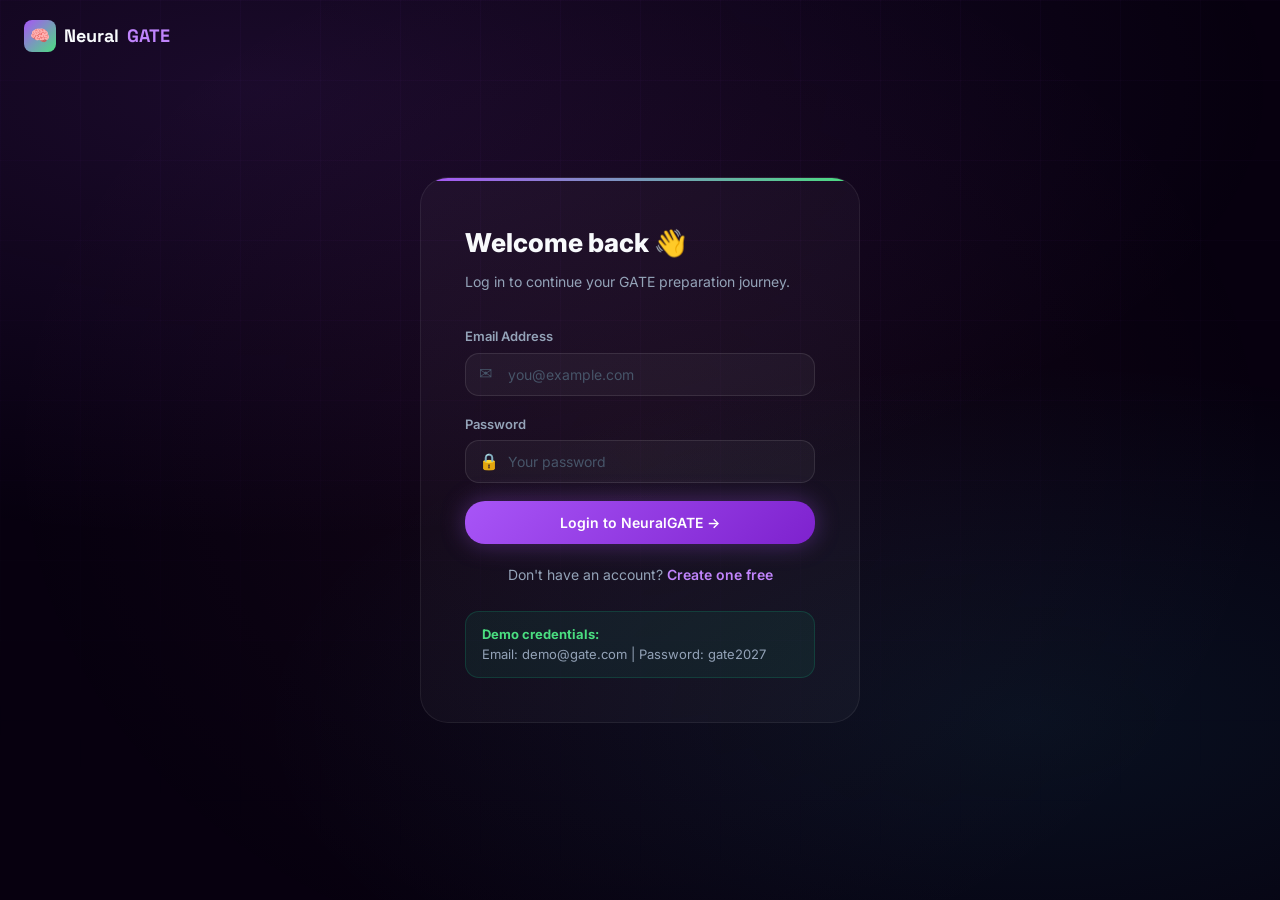
<file: login.html>
<!DOCTYPE html>
<html lang="en">
<head>
  <meta charset="UTF-8">
  <meta name="viewport" content="width=device-width, initial-scale=1.0">
  <title>Login — NeuralGATE</title>
  <link rel="stylesheet" href="style.css">
  <style>
    .auth-page {
      min-height: 100vh;
      display: flex;
      align-items: center;
      justify-content: center;
      padding: 80px 24px;
    }

    .auth-card {
      width: 100%;
      max-width: 440px;
      background: var(--bg-card);
      border: 1px solid var(--border-subtle);
      border-radius: var(--radius-xl);
      padding: 44px;
      position: relative;
      overflow: hidden;
    }

    .auth-card::before {
      content: '';
      position: absolute;
      top: 0; left: 0; right: 0;
      height: 3px;
      background: linear-gradient(90deg, var(--violet), var(--green));
    }

    .auth-logo {
      display: flex;
      align-items: center;
      gap: 10px;
      font-family: var(--font-head);
      font-size: 22px;
      font-weight: 800;
      margin-bottom: 32px;
    }

    .auth-logo-icon {
      width: 36px; height: 36px;
      background: linear-gradient(135deg, var(--violet), var(--green));
      border-radius: 10px;
      display: flex; align-items: center; justify-content: center;
      font-size: 18px;
    }

    .auth-title { font-size: 26px; font-weight: 800; margin-bottom: 8px; }
    .auth-subtitle { color: var(--text-secondary); font-size: 14px; margin-bottom: 32px; }

    .auth-form { display: flex; flex-direction: column; gap: 18px; }

    .form-input-wrap {
      position: relative;
    }

    .form-input-wrap .input-icon {
      position: absolute;
      left: 14px;
      top: 50%;
      transform: translateY(-50%);
      font-size: 16px;
      color: var(--text-muted);
    }

    .form-input-wrap .form-input {
      padding-left: 42px;
    }

    .auth-divider {
      text-align: center;
      color: var(--text-muted);
      font-size: 13px;
      position: relative;
      margin: 4px 0;
    }

    .auth-divider::before, .auth-divider::after {
      content: '';
      position: absolute;
      top: 50%;
      width: 40%;
      height: 1px;
      background: var(--border-subtle);
    }

    .auth-divider::before { left: 0; }
    .auth-divider::after { right: 0; }

    .auth-switch {
      text-align: center;
      font-size: 14px;
      color: var(--text-secondary);
      margin-top: 20px;
    }

    .auth-switch a { color: var(--violet-light); font-weight: 600; }
    .auth-switch a:hover { text-decoration: underline; }

    #auth-error { display: none; }
  </style>
</head>
<body>
  <div class="bg-mesh"></div>
  <div class="bg-grid"></div>
  
  <a href="index.html" style="position:fixed; top:20px; left:24px; display:flex; align-items:center; gap:8px; font-family:var(--font-head); font-weight:800; font-size:18px; z-index:100;">
    <div style="width:32px;height:32px;background:linear-gradient(135deg,var(--violet),var(--green));border-radius:8px;display:flex;align-items:center;justify-content:center;font-size:16px;">🧠</div>
    Neural<span style="color:var(--violet-light)">GATE</span>
  </a>

  <div class="auth-page">
    <div class="auth-card animate-fade-up">
      <div class="auth-title">Welcome back 👋</div>
      <div class="auth-subtitle">Log in to continue your GATE preparation journey.</div>
      
      <div id="auth-error" class="alert alert-error mb-4">
        <span>⚠</span>
        <span id="auth-error-text">Invalid email or password.</span>
      </div>

      <form class="auth-form" id="login-form">
        <div class="form-group">
          <label class="form-label">Email Address</label>
          <div class="form-input-wrap">
            <span class="input-icon">✉</span>
            <input type="email" id="email" class="form-input" placeholder="you@example.com" required>
          </div>
        </div>

        <div class="form-group">
          <label class="form-label">Password</label>
          <div class="form-input-wrap">
            <span class="input-icon">🔒</span>
            <input type="password" id="password" class="form-input" placeholder="Your password" required>
          </div>
        </div>

        <button type="submit" class="btn btn-primary btn-full" style="padding:13px;">Login to NeuralGATE →</button>
      </form>

      <div class="auth-switch">
        Don't have an account? <a href="register.html">Create one free</a>
      </div>

      <!-- Demo hint -->
      <div style="margin-top:24px; background:rgba(16,185,129,0.08); border:1px solid rgba(16,185,129,0.2); border-radius:var(--radius-md); padding:12px 16px; font-size:13px;">
        <strong style="color:var(--green)">Demo credentials:</strong><br>
        <span style="color:var(--text-secondary)">Email: demo@gate.com | Password: gate2027</span>
      </div>
    </div>
  </div>

  <script src="data.js"></script>
  <script>
    // Seed demo user if not exists
    const allUsers = JSON.parse(localStorage.getItem('gv_all_users') || '[]');
    if (!allUsers.find(u => u.email === 'demo@gate.com')) {
      allUsers.push({ id: 'demo1', name: 'Demo Student', email: 'demo@gate.com', password: 'gate2027', branch: 'CSE', gateYear: '2027' });
      localStorage.setItem('gv_all_users', JSON.stringify(allUsers));
    }

    // Redirect if already logged in
    if (GV.getUser()) window.location.href = 'dashboard.html';

    document.getElementById('login-form').addEventListener('submit', function(e) {
      e.preventDefault();
      const email = document.getElementById('email').value.trim().toLowerCase();
      const password = document.getElementById('password').value;

      const users = JSON.parse(localStorage.getItem('gv_all_users') || '[]');
      const user = users.find(u => u.email === email && u.password === password);

      if (user) {
        GV.setUser(user);
        window.location.href = 'dashboard.html';
      } else {
        document.getElementById('auth-error').style.display = 'flex';
        document.getElementById('auth-error-text').textContent = 'Invalid email or password. Check demo credentials above.';
      }
    });
  </script>
</body>
</html>
</file>
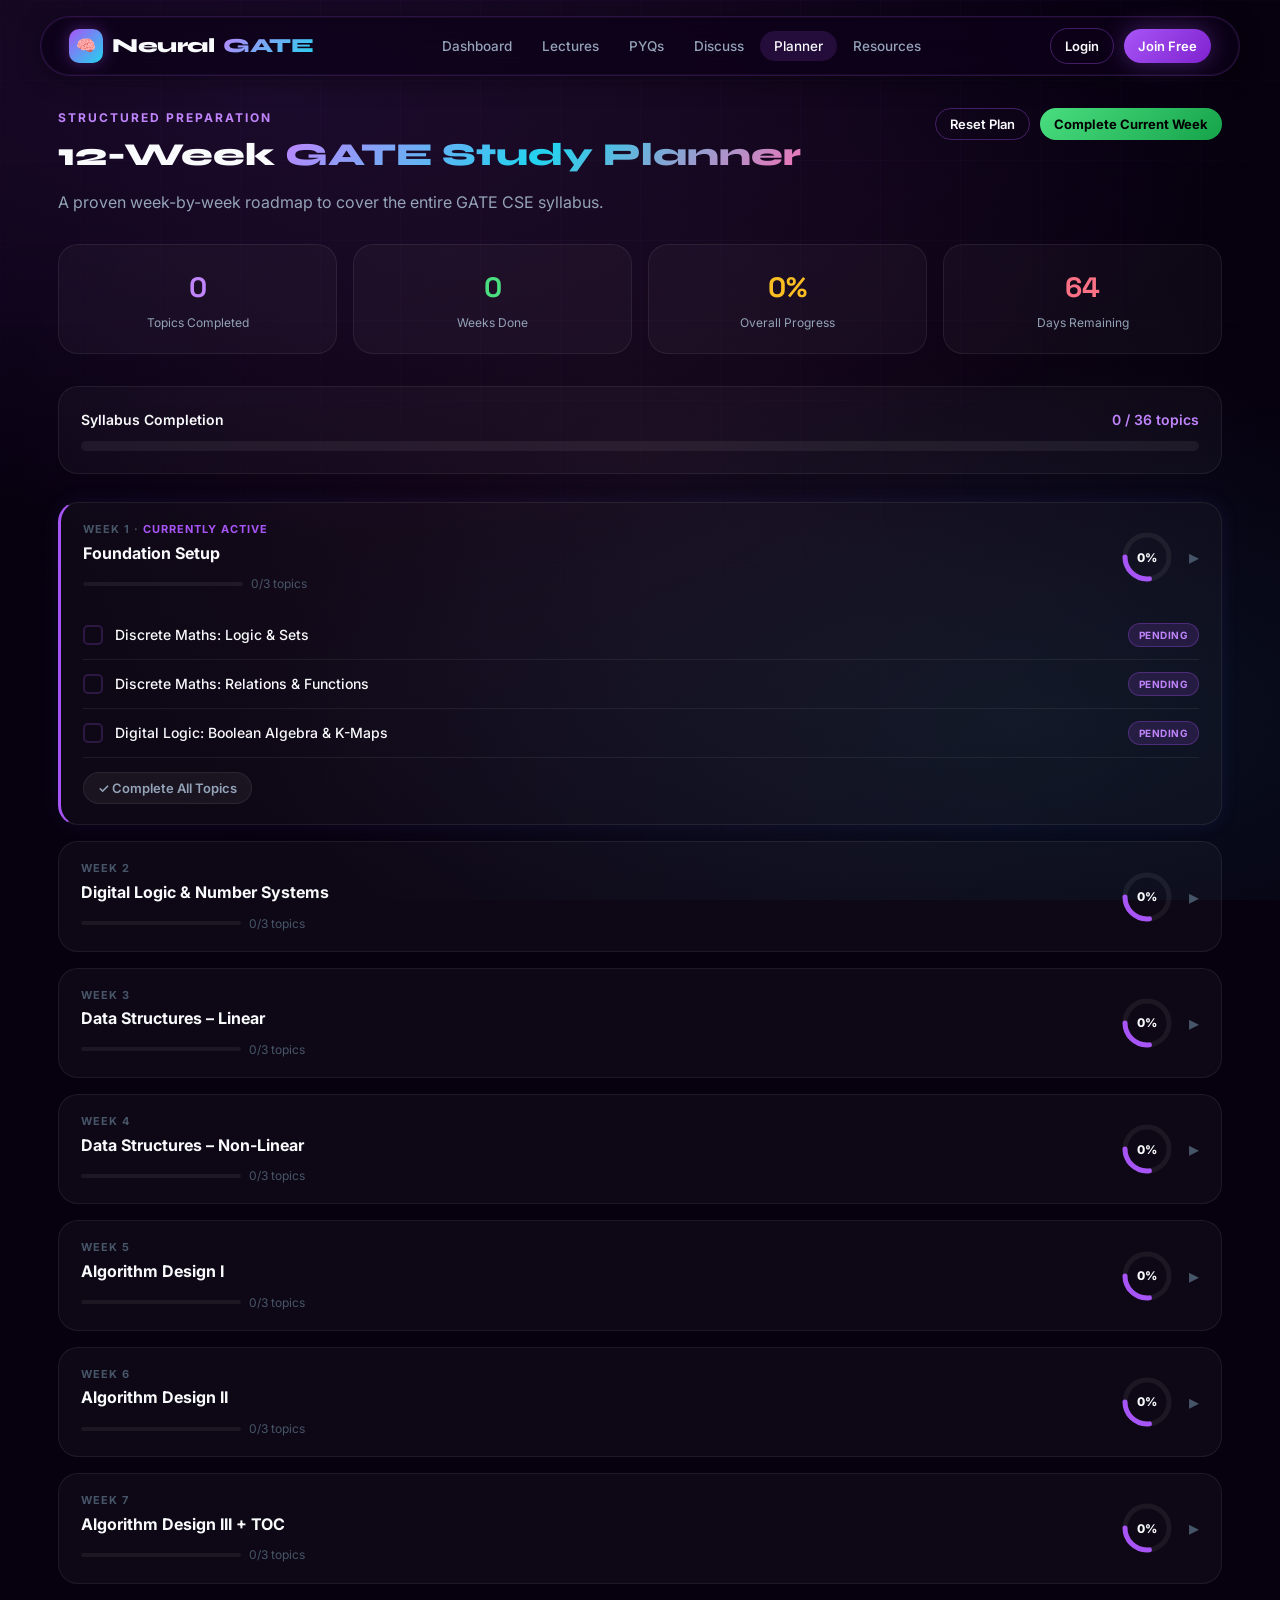
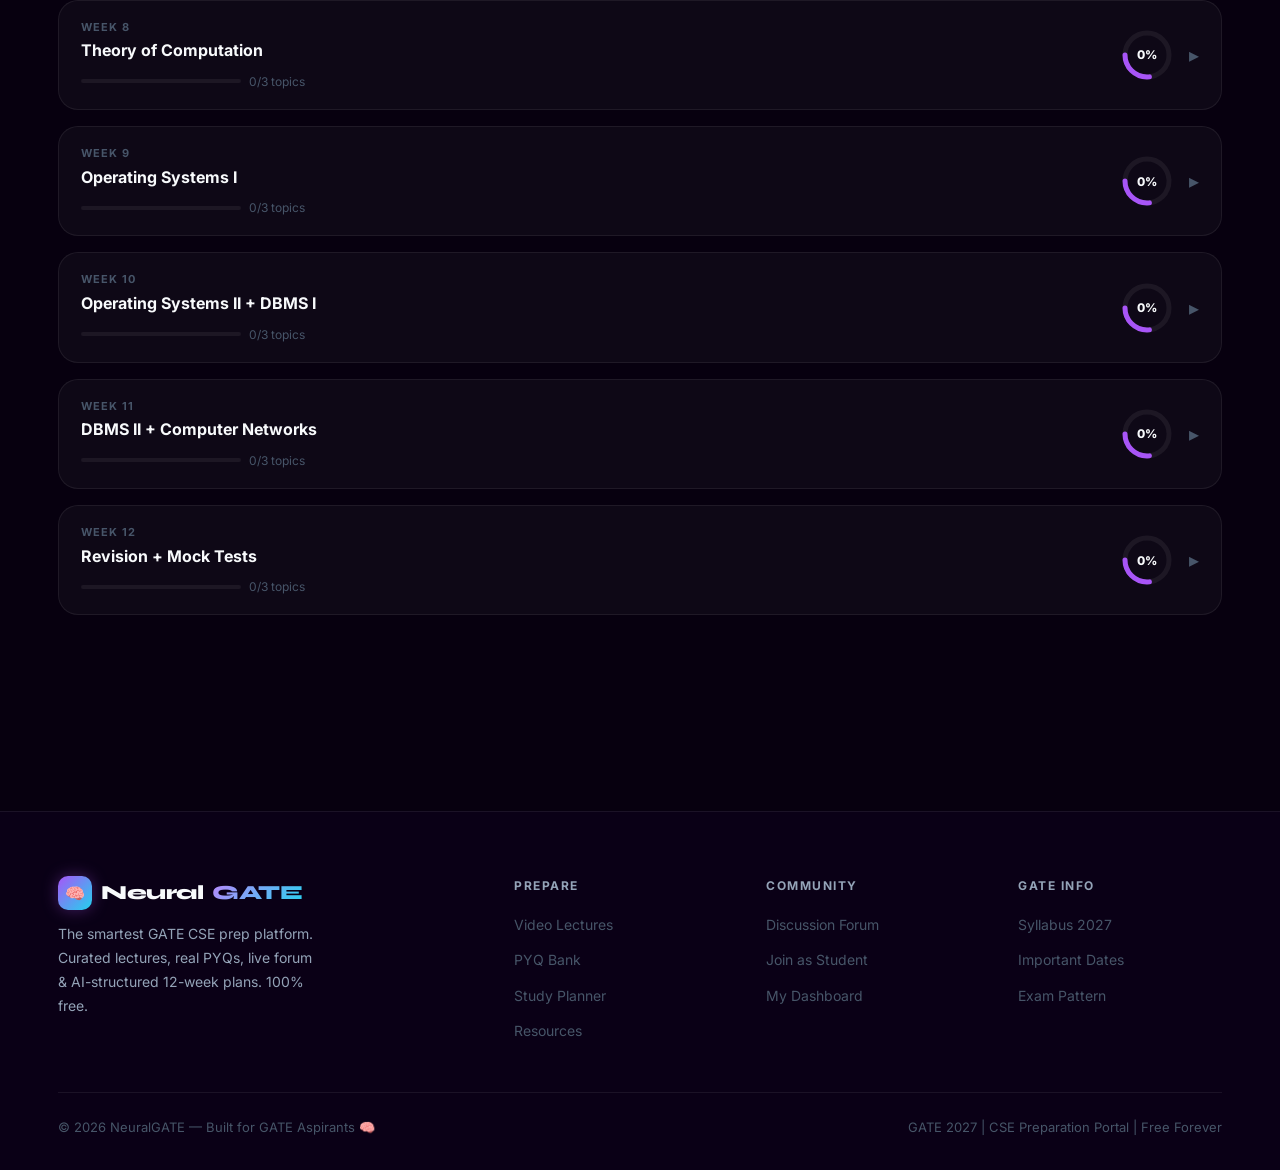
<file: planner.html>
<!DOCTYPE html>
<html lang="en">
<head>
  <meta charset="UTF-8">
  <meta name="viewport" content="width=device-width, initial-scale=1.0">
  <title>Study Planner — NeuralGATE</title>
  <link rel="stylesheet" href="style.css">
  <style>
    .planner-header-row { display: flex; justify-content: space-between; align-items: flex-start; margin-bottom: 28px; flex-wrap: wrap; gap: 16px; }
    .progress-overview { display: grid; grid-template-columns: repeat(4, 1fr); gap: 16px; margin-bottom: 32px; }
    .progress-stat { background: var(--bg-card); border: 1px solid var(--border-subtle); border-radius: var(--radius-lg); padding: 20px; text-align: center; }
    .progress-stat-val { font-size: 28px; font-weight: 800; font-family: var(--font-head); }
    .progress-stat-label { font-size: 12px; color: var(--text-secondary); margin-top: 4px; }
    .week-card { background: var(--bg-card); border: 1px solid var(--border-subtle); border-radius: var(--radius-lg); margin-bottom: 16px; overflow: hidden; transition: var(--transition); }
    .week-card.completed { border-left: 3px solid var(--green); }
    .week-card.current { border-left: 3px solid var(--violet); box-shadow: 0 0 20px rgba(99,102,241,0.1); }
    .week-header { padding: 18px 22px; display: flex; justify-content: space-between; align-items: center; cursor: pointer; gap: 12px; }
    .week-header:hover { background: rgba(255,255,255,0.02); }
    .week-num { font-size: 11px; font-weight: 700; text-transform: uppercase; letter-spacing: 1px; color: var(--text-muted); margin-bottom: 2px; }
    .week-title { font-size: 16px; font-weight: 700; }
    .week-progress-text { font-size: 13px; font-weight: 600; }
    .week-body { padding: 0 22px 20px; display: none; }
    .week-body.open { display: block; }
    .topic-row { display: flex; align-items: center; gap: 12px; padding: 12px 0; border-bottom: 1px solid var(--border-subtle); }
    .topic-row:last-child { border-bottom: none; }
    .topic-check { width: 20px; height: 20px; border-radius: 5px; border: 2px solid var(--border); cursor: pointer; display: flex; align-items: center; justify-content: center; flex-shrink: 0; transition: var(--transition); }
    .topic-check.checked { background: var(--green); border-color: var(--green); }
    .topic-text { font-size: 14px; font-weight: 500; flex: 1; }
    .topic-text.done { text-decoration: line-through; color: var(--text-muted); }
    .ring-small { position: relative; width: 56px; height: 56px; flex-shrink: 0; }
    .ring-small svg { transform: rotate(-90deg); }
  </style>
</head>
<body>
  <div id="nav-shell"></div>
  <main class="page-content">
    <div class="container">
      <div class="planner-header-row">
        <div>
          <p class="section-eyebrow">Structured Preparation</p>
          <h1 class="section-title" style="font-size:32px;">12-Week <span class="gradient">GATE Study Planner</span></h1>
          <p class="text-secondary">A proven week-by-week roadmap to cover the entire GATE CSE syllabus.</p>
        </div>
        <div style="display:flex; gap:10px;">
          <button class="btn btn-outline btn-sm" id="reset-plan">Reset Plan</button>
          <button class="btn btn-emerald btn-sm" id="mark-all-week">Complete Current Week</button>
        </div>
      </div>

      <!-- Progress overview -->
      <div class="progress-overview">
        <div class="progress-stat">
          <div class="progress-stat-val" style="color:var(--violet-light);" id="pl-total">0</div>
          <div class="progress-stat-label">Topics Completed</div>
        </div>
        <div class="progress-stat">
          <div class="progress-stat-val" style="color:var(--green);" id="pl-weeks">0</div>
          <div class="progress-stat-label">Weeks Done</div>
        </div>
        <div class="progress-stat">
          <div class="progress-stat-val" style="color:var(--amber);" id="pl-pct">0%</div>
          <div class="progress-stat-label">Overall Progress</div>
        </div>
        <div class="progress-stat">
          <div class="progress-stat-val" style="color:var(--rose);" id="pl-days">--</div>
          <div class="progress-stat-label">Days Remaining</div>
        </div>
      </div>

      <!-- Overall progress bar -->
      <div style="background:var(--bg-card);border:1px solid var(--border-subtle);border-radius:var(--radius-lg);padding:22px;margin-bottom:28px;">
        <div style="display:flex;justify-content:space-between;margin-bottom:10px;font-size:14px;font-weight:600;">
          <span>Syllabus Completion</span>
          <span id="overall-progress-lbl" style="color:var(--violet-light);">0 / 36 topics</span>
        </div>
        <div class="progress-bar-wrap" style="height:10px; border-radius:10px;">
          <div class="progress-bar-fill" id="overall-progress-bar" style="width:0%; border-radius:10px;"></div>
        </div>
      </div>

      <!-- Week cards -->
      <div id="planner-weeks"></div>
    </div>
  </main>
  <div id="footer-shell"></div>

  <script src="data.js"></script>
  <script>
    document.getElementById('nav-shell').innerHTML = GV.renderNavbar('planner');
    document.getElementById('footer-shell').innerHTML = GV.renderFooter();

    function getCompleted() {
      const user = GV.getUser();
      if (user) return GV.getUserData('completedTopics', []);
      return JSON.parse(localStorage.getItem('gv_completed_guest') || '[]');
    }

    function saveCompleted(arr) {
      const user = GV.getUser();
      if (user) { GV.setUserData('completedTopics', arr); return; }
      localStorage.setItem('gv_completed_guest', JSON.stringify(arr));
    }

    function topicKey(weekIdx, topicIdx) { return `${weekIdx}-${topicIdx}`; }

    const totalTopics = GV.studyPlan.reduce((acc, w) => acc + w.topics.length, 0);

    function updateStats() {
      const completed = getCompleted();
      const cnt = completed.length;
      const weeks = GV.studyPlan.filter((w, wi) => w.topics.every((_, ti) => completed.includes(topicKey(wi, ti)))).length;
      const pct = Math.round((cnt / totalTopics) * 100);

      document.getElementById('pl-total').textContent = cnt;
      document.getElementById('pl-weeks').textContent = weeks;
      document.getElementById('pl-pct').textContent = pct + '%';
      document.getElementById('pl-days').textContent = GV.getDaysLeft();
      document.getElementById('overall-progress-lbl').textContent = `${cnt} / ${totalTopics} topics`;
      document.getElementById('overall-progress-bar').style.width = pct + '%';
    }

    function renderPlan() {
      const completed = getCompleted();
      const planEl = document.getElementById('planner-weeks');

      // Determine current week = first week not fully completed
      let currentWeekIdx = GV.studyPlan.length - 1;
      for (let wi = 0; wi < GV.studyPlan.length; wi++) {
        const allDone = GV.studyPlan[wi].topics.every((_, ti) => completed.includes(topicKey(wi, ti)));
        if (!allDone) { currentWeekIdx = wi; break; }
      }

      planEl.innerHTML = GV.studyPlan.map((week, wi) => {
        const weekCompleted = week.topics.every((_, ti) => completed.includes(topicKey(wi, ti)));
        const doneCount = week.topics.filter((_, ti) => completed.includes(topicKey(wi, ti))).length;
        const pct = Math.round((doneCount / week.topics.length) * 100);
        const isCurrent = wi === currentWeekIdx;
        const circumference = 100.5;
        const offset = circumference - (pct / 100) * circumference;

        const topicsHTML = week.topics.map((topic, ti) => {
          const key = topicKey(wi, ti);
          const isDone = completed.includes(key);
          return `
            <div class="topic-row">
              <div class="topic-check ${isDone ? 'checked' : ''}" onclick="toggleTopic('${key}')" data-key="${key}">
                ${isDone ? '<span style="color:#fff;font-size:12px;font-weight:700;">✓</span>' : ''}
              </div>
              <span class="topic-text ${isDone ? 'done' : ''}" id="topic-text-${key}">${topic}</span>
              <span class="badge ${isDone ? 'badge-emerald' : 'badge-accent'}" style="font-size:10px;">${isDone ? 'Done' : 'Pending'}</span>
            </div>`;
        }).join('');

        return `
          <div class="week-card ${weekCompleted ? 'completed' : ''} ${isCurrent ? 'current' : ''}" id="week-card-${wi}">
            <div class="week-header" onclick="toggleWeek(${wi})">
              <div style="flex:1;">
                <div class="week-num">Week ${week.week} ${isCurrent ? '· <span style="color:var(--violet)">Currently Active</span>' : ''}</div>
                <div class="week-title">${week.title}</div>
                <div style="margin-top:8px; display:flex; gap:8px; align-items:center;">
                  <div class="progress-bar-wrap" style="width:160px; height:4px;"><div class="progress-bar-fill" style="width:${pct}%;"></div></div>
                  <span style="font-size:12px; color:var(--text-muted);">${doneCount}/${week.topics.length} topics</span>
                </div>
              </div>
              <div style="display:flex; align-items:center; gap:14px;">
                <div class="ring-small">
                  <svg width="56" height="56" viewBox="0 0 56 56">
                    <circle cx="28" cy="28" r="22" fill="none" stroke="rgba(255,255,255,0.06)" stroke-width="5"/>
                    <circle cx="28" cy="28" r="22" fill="none"
                      stroke="${weekCompleted ? 'var(--green)' : 'var(--violet)'}"
                      stroke-width="5" stroke-linecap="round"
                      stroke-dasharray="${circumference}"
                      stroke-dashoffset="${offset}"
                      transform="rotate(-90 28 28)"/>
                  </svg>
                  <div style="position:absolute;inset:0;display:flex;align-items:center;justify-content:center;font-size:12px;font-weight:800;">${pct}%</div>
                </div>
                <span style="font-size:20px; color:var(--text-muted);" id="week-chevron-${wi}">▸</span>
              </div>
            </div>
            <div class="week-body ${isCurrent ? 'open' : ''}" id="week-body-${wi}">
              ${topicsHTML}
              <div style="margin-top:14px; display:flex; gap:10px;">
                <button class="btn btn-ghost btn-sm" onclick="completeWeek(${wi})">✓ Complete All Topics</button>
                ${weekCompleted ? '<span class="badge badge-emerald">✓ Week Complete!</span>' : ''}
              </div>
            </div>
          </div>`;
      }).join('');

      updateStats();
    }

    window.toggleWeek = (wi) => {
      const body = document.getElementById(`week-body-${wi}`);
      const chevron = document.getElementById(`week-chevron-${wi}`);
      body.classList.toggle('open');
      chevron.textContent = body.classList.contains('open') ? '▾' : '▸';
    };

    window.toggleTopic = (key) => {
      let completed = getCompleted();
      if (completed.includes(key)) {
        completed = completed.filter(k => k !== key);
      } else {
        completed.push(key);
      }
      saveCompleted(completed);
      renderPlan();
    };

    window.completeWeek = (wi) => {
      let completed = getCompleted();
      GV.studyPlan[wi].topics.forEach((_, ti) => {
        const key = topicKey(wi, ti);
        if (!completed.includes(key)) completed.push(key);
      });
      saveCompleted(completed);
      renderPlan();
    };

    document.getElementById('reset-plan').addEventListener('click', () => {
      if (confirm('Reset all planner progress? This cannot be undone.')) {
        saveCompleted([]);
        renderPlan();
      }
    });

    document.getElementById('mark-all-week').addEventListener('click', () => {
      const completed = getCompleted();
      let currentWeekIdx = GV.studyPlan.length - 1;
      for (let wi = 0; wi < GV.studyPlan.length; wi++) {
        if (!GV.studyPlan[wi].topics.every((_, ti) => completed.includes(topicKey(wi, ti)))) {
          currentWeekIdx = wi; break;
        }
      }
      completeWeek(currentWeekIdx);
    });

    renderPlan();
  </script>
</body>
</html>
</file>
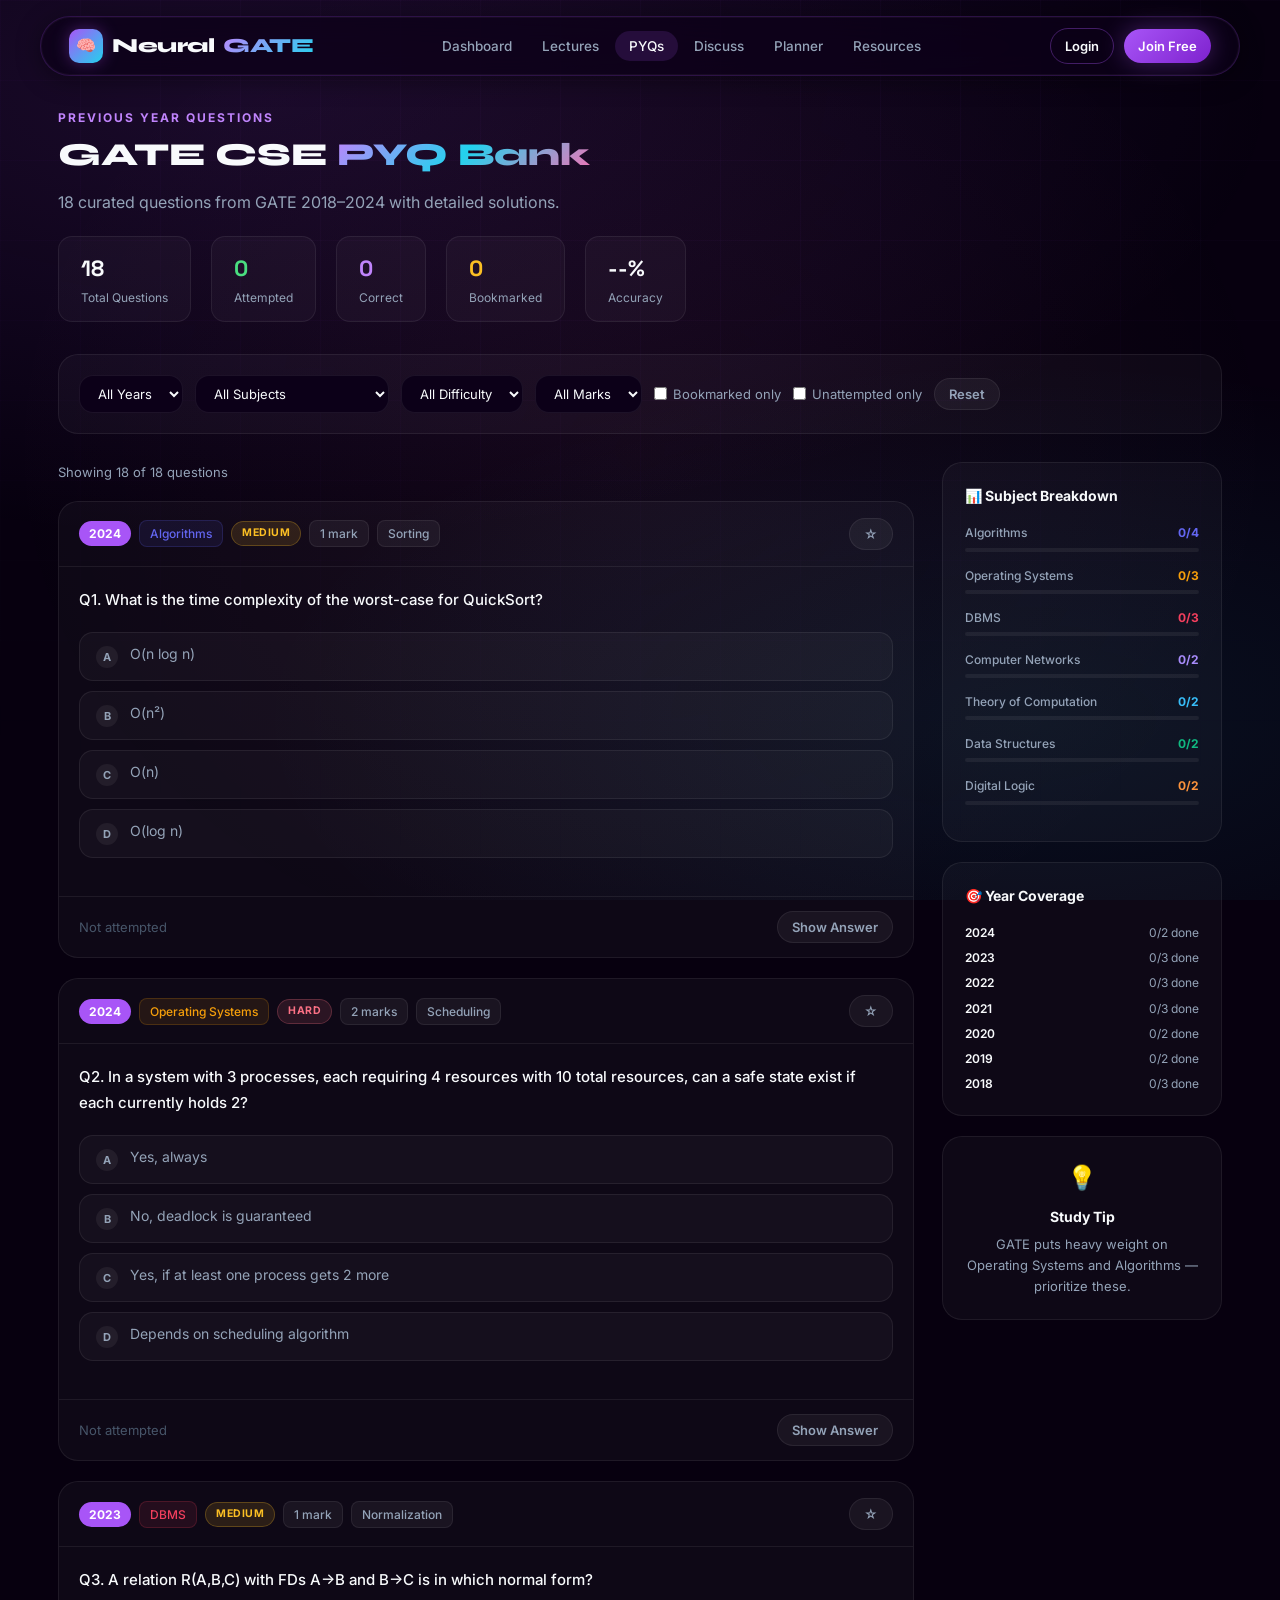
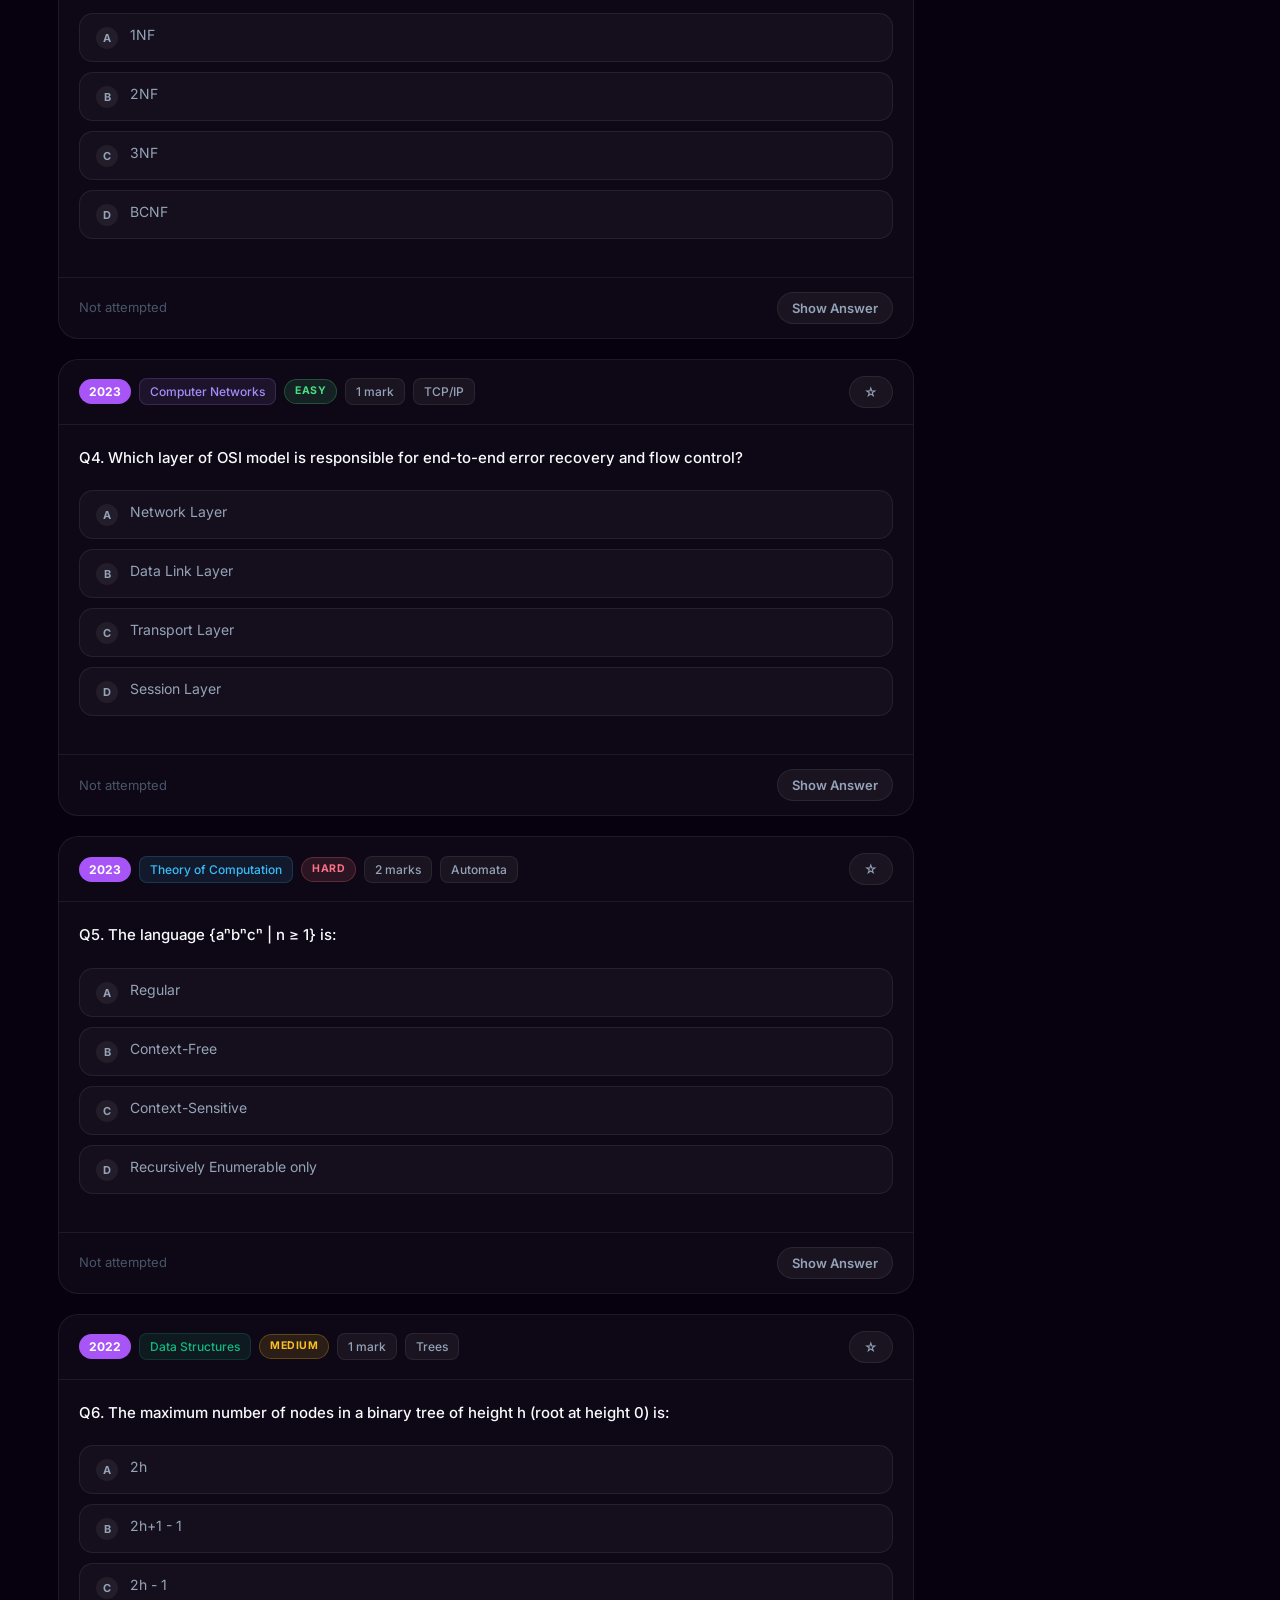
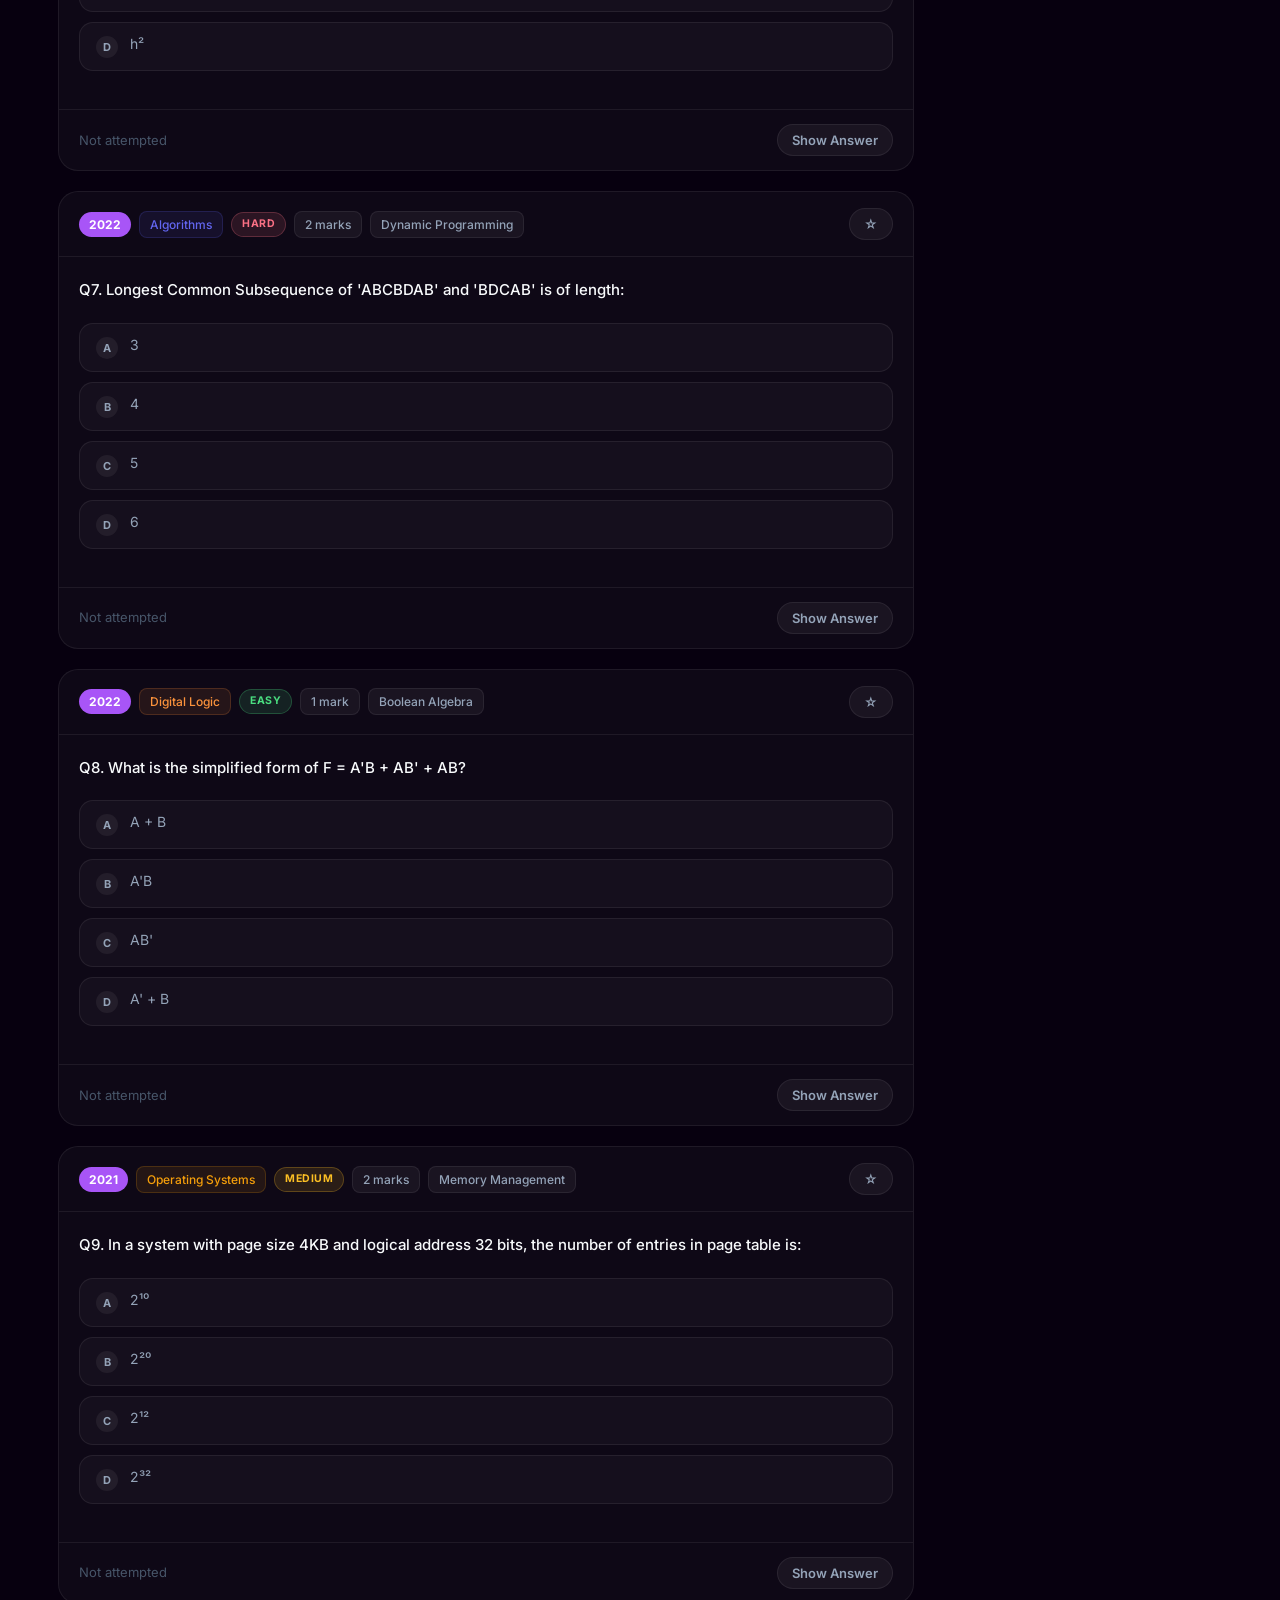
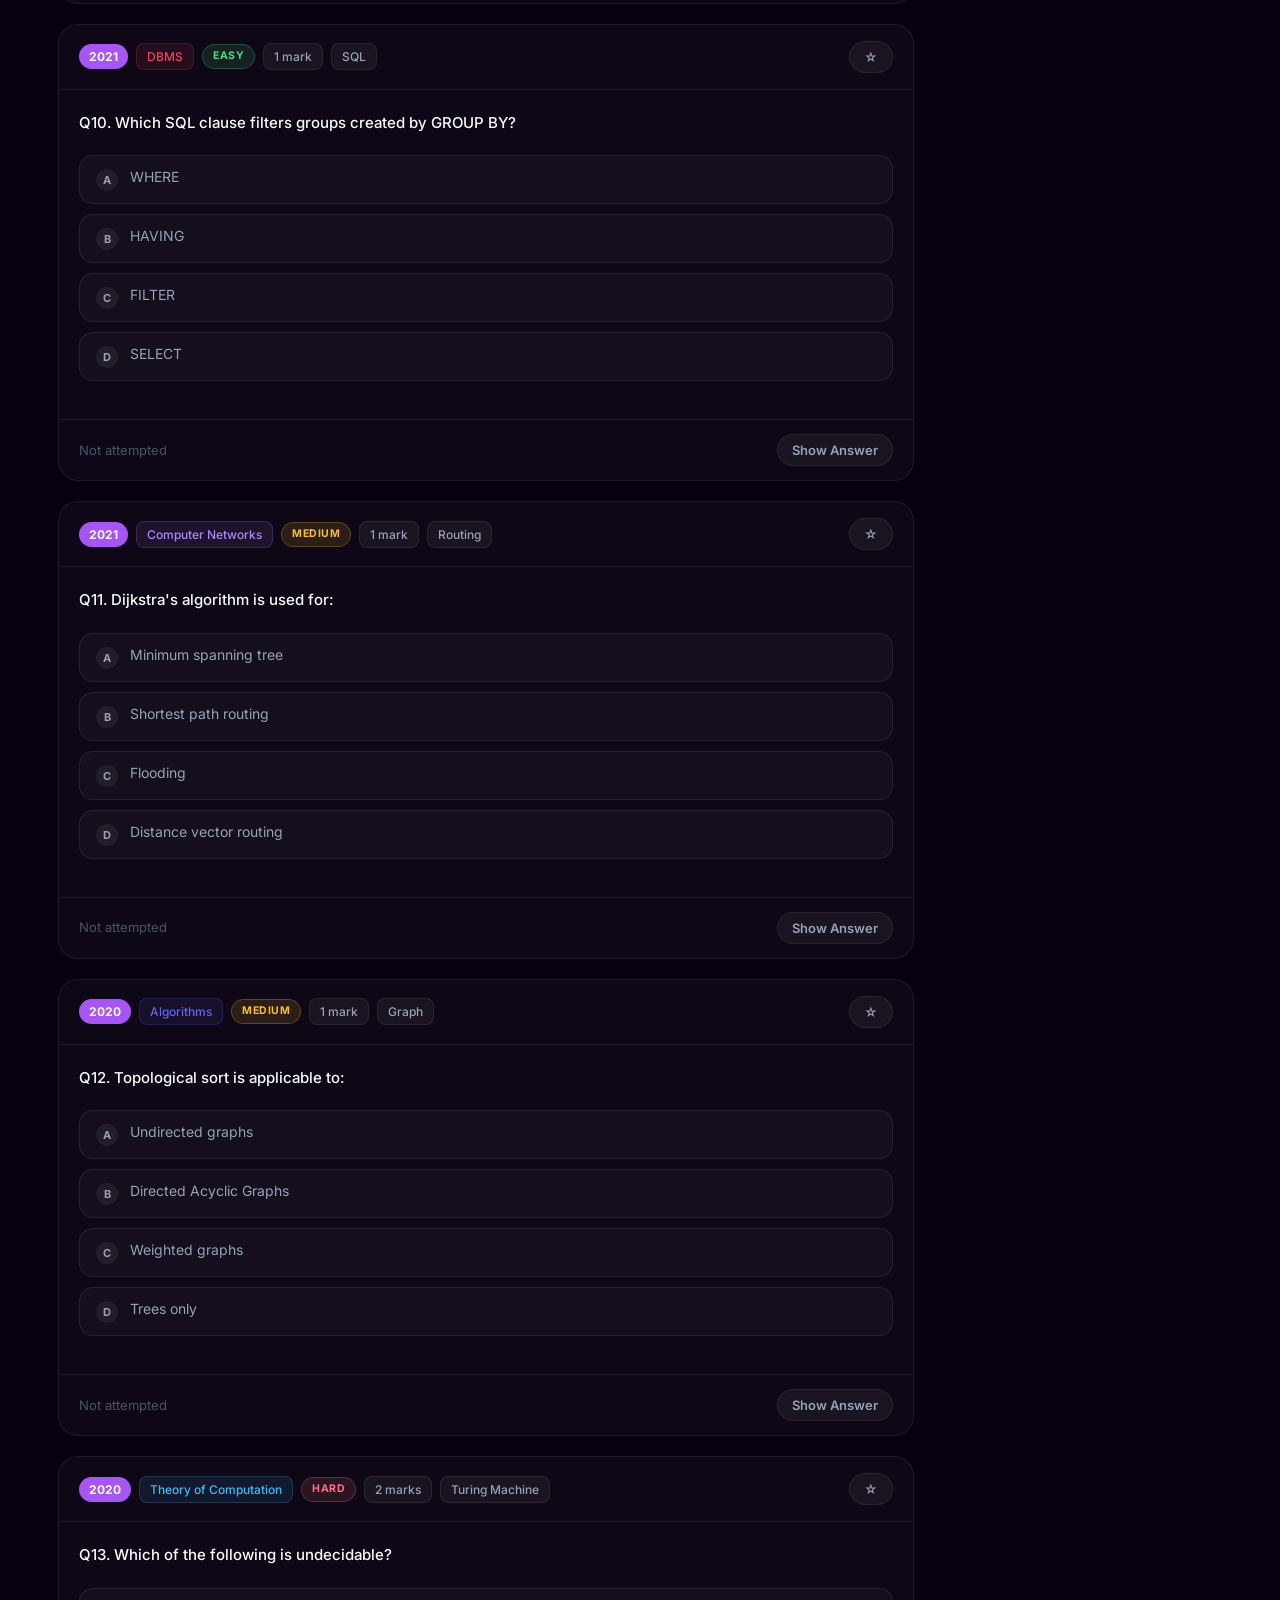
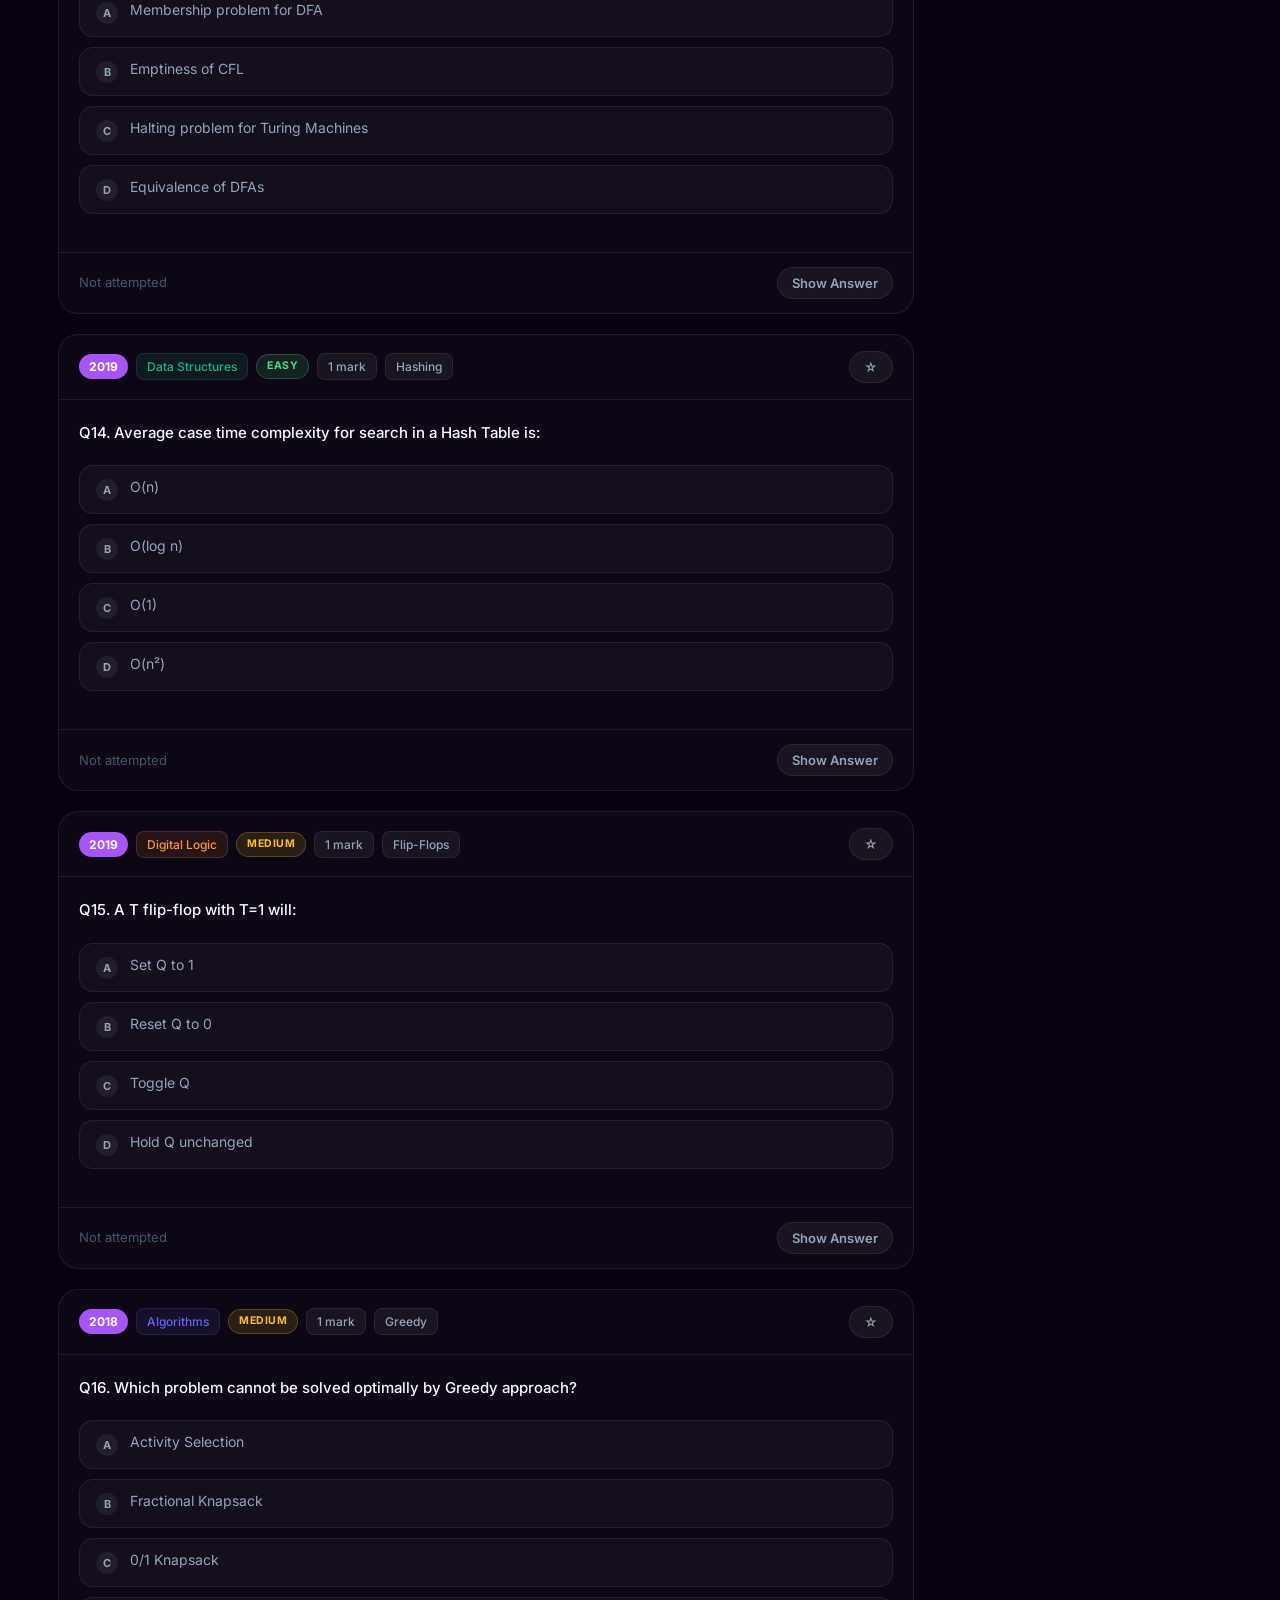
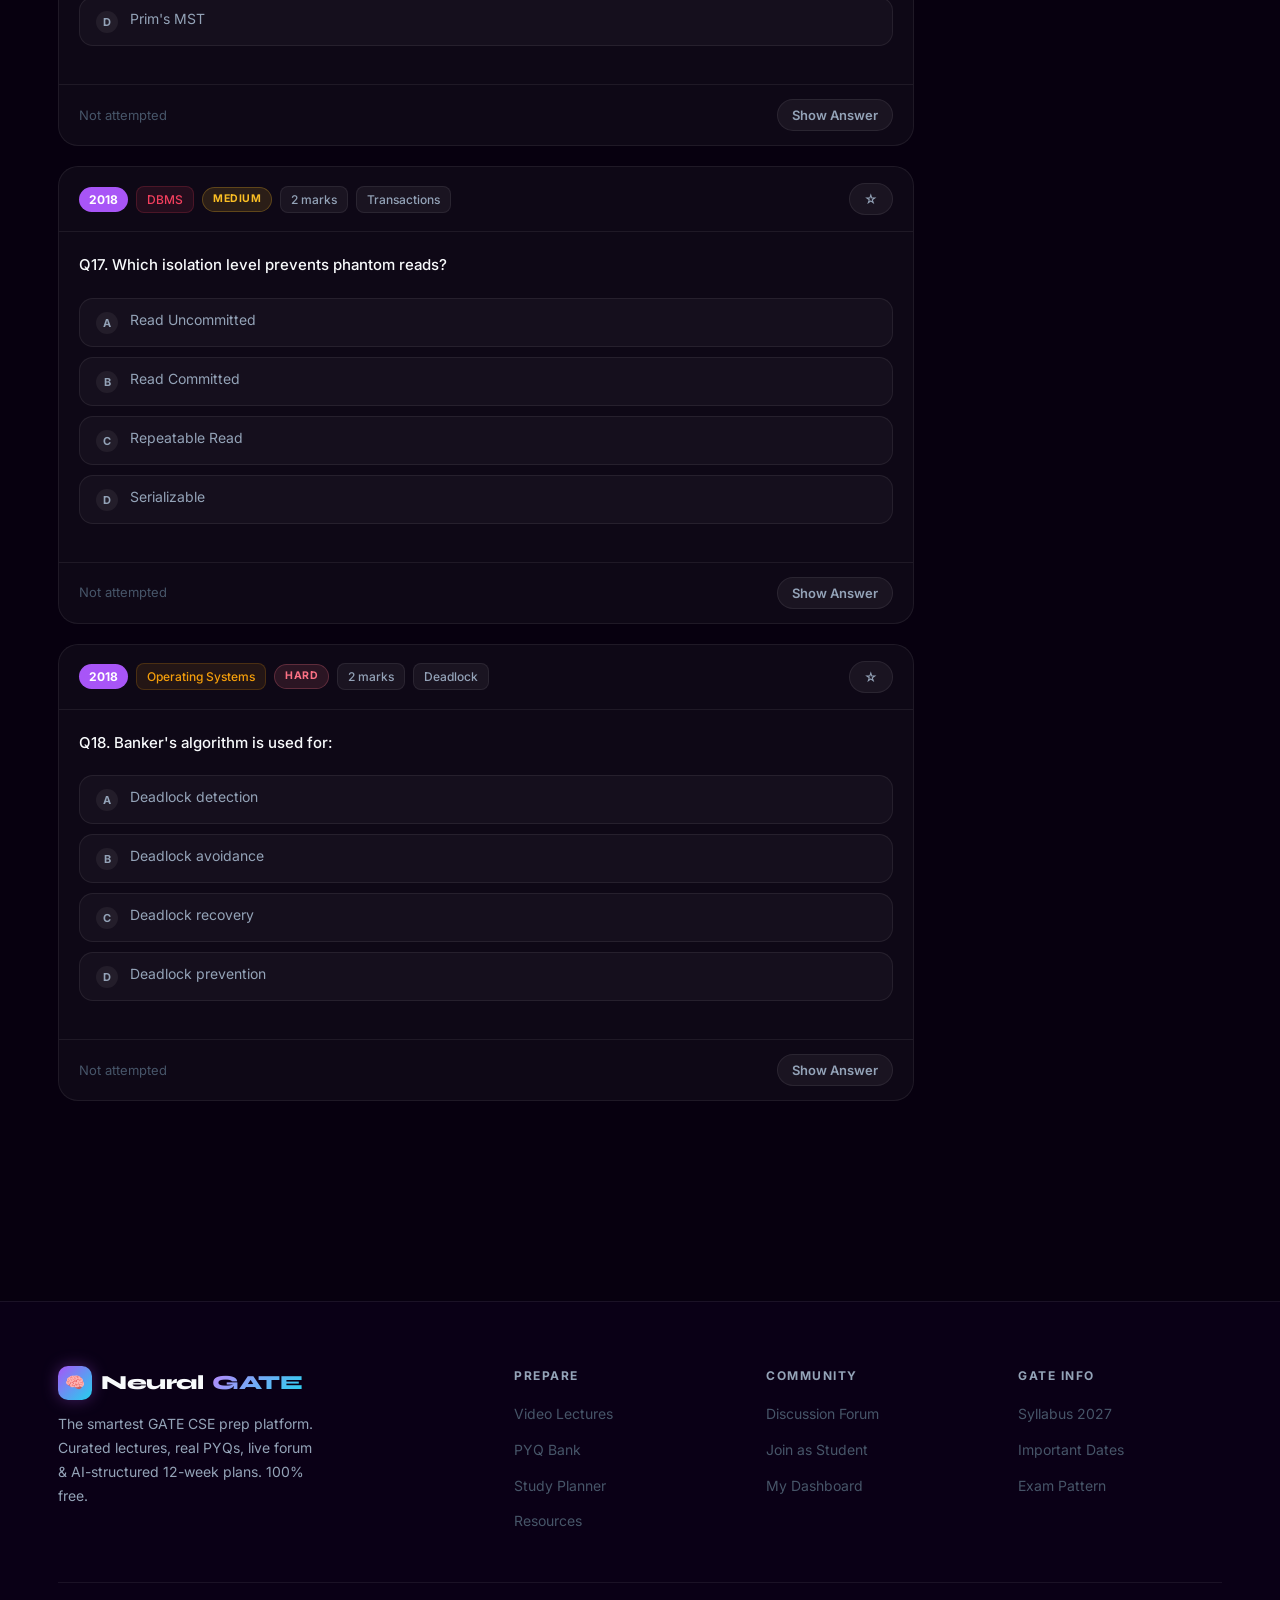
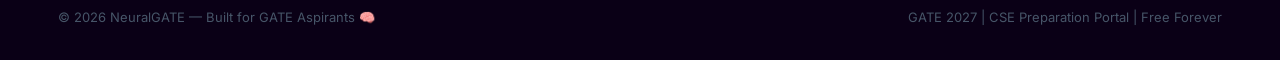
<file: pyqs.html>
<!DOCTYPE html>
<html lang="en">
<head>
  <meta charset="UTF-8">
  <meta name="viewport" content="width=device-width, initial-scale=1.0">
  <title>PYQ Bank — NeuralGATE</title>
  <link rel="stylesheet" href="style.css">
  <style>
    .pyq-header { margin-bottom: 32px; }
    .pyq-stats { display: flex; gap: 20px; flex-wrap: wrap; margin-top: 20px; }
    .pyq-stat { background: var(--bg-card); border: 1px solid var(--border-subtle); border-radius: var(--radius-md); padding: 14px 22px; }
    .pyq-stat-val { font-size: 22px; font-weight: 800; font-family: var(--font-head); }
    .pyq-stat-label { font-size: 12px; color: var(--text-secondary); margin-top: 2px; }

    .pyq-filters {
      display: flex;
      gap: 12px;
      flex-wrap: wrap;
      margin-bottom: 28px;
      padding: 20px;
      background: var(--bg-card);
      border: 1px solid var(--border-subtle);
      border-radius: var(--radius-lg);
      align-items: center;
    }

    .filter-select {
      background: var(--bg-surface);
      border: 1px solid var(--border-subtle);
      border-radius: var(--radius-md);
      padding: 9px 14px;
      font-size: 13px;
      color: var(--text-primary);
      cursor: pointer;
      font-family: var(--font-body);
    }

    /* PYQ question card */
    .pyq-card {
      background: var(--bg-card);
      border: 1px solid var(--border-subtle);
      border-radius: var(--radius-lg);
      overflow: hidden;
      margin-bottom: 20px;
      transition: var(--transition);
    }

    .pyq-card:hover { border-color: var(--border); }
    .pyq-card.attempted { border-left: 3px solid var(--green); }
    .pyq-card.bookmarked { border-left: 3px solid var(--amber); }

    .pyq-card-header {
      display: flex;
      justify-content: space-between;
      align-items: center;
      padding: 16px 20px;
      border-bottom: 1px solid var(--border-subtle);
      flex-wrap: wrap;
      gap: 10px;
    }

    .pyq-meta-tags { display: flex; gap: 8px; flex-wrap: wrap; align-items: center; }

    .pyq-year-badge {
      font-size: 12px;
      font-weight: 700;
      padding: 3px 10px;
      border-radius: 100px;
      background: var(--violet);
      color: #fff;
    }

    .pyq-card-body { padding: 20px; }

    .pyq-question {
      font-size: 15px;
      font-weight: 500;
      line-height: 1.7;
      margin-bottom: 20px;
      color: var(--text-primary);
    }

    .pyq-options { display: flex; flex-direction: column; gap: 10px; margin-bottom: 18px; }

    .pyq-option {
      display: flex;
      align-items: flex-start;
      gap: 12px;
      padding: 12px 16px;
      background: rgba(255,255,255,0.03);
      border: 1px solid var(--border-subtle);
      border-radius: var(--radius-md);
      cursor: pointer;
      transition: var(--transition);
      text-align: left;
      width: 100%;
      font-family: var(--font-body);
      font-size: 14px;
      color: var(--text-secondary);
    }

    .pyq-option:hover { background: rgba(99,102,241,0.06); border-color: var(--violet); color: var(--text-primary); }

    .pyq-option.selected { background: rgba(99,102,241,0.1); border-color: var(--violet); color: var(--text-primary); }
    .pyq-option.correct { background: rgba(16,185,129,0.1); border-color: var(--green); color: var(--green); }
    .pyq-option.incorrect { background: rgba(244,63,94,0.08); border-color: var(--rose); color: var(--rose); }
    .pyq-option.reveal-correct { background: rgba(16,185,129,0.06); border-color: rgba(16,185,129,0.4); color: var(--green); }

    .option-letter {
      width: 22px; height: 22px;
      border-radius: 50%;
      background: rgba(255,255,255,0.06);
      display: flex; align-items: center; justify-content: center;
      font-weight: 700;
      font-size: 11px;
      flex-shrink: 0;
      margin-top: 1px;
    }

    .pyq-explanation {
      display: none;
      background: rgba(16,185,129,0.06);
      border: 1px solid rgba(16,185,129,0.2);
      border-radius: var(--radius-md);
      padding: 14px 16px;
      font-size: 13px;
      line-height: 1.7;
      color: var(--text-secondary);
      margin-top: 14px;
    }

    .pyq-explanation.show { display: block; }

    .pyq-card-footer {
      display: flex;
      justify-content: space-between;
      align-items: center;
      padding: 14px 20px;
      border-top: 1px solid var(--border-subtle);
      gap: 10px;
      flex-wrap: wrap;
    }

    /* Progress sidebar */
    .pyq-progress-card {
      background: var(--bg-card);
      border: 1px solid var(--border-subtle);
      border-radius: var(--radius-lg);
      padding: 22px;
      margin-bottom: 20px;
    }

    .pyq-layout { display: grid; grid-template-columns: 1fr 280px; gap: 28px; align-items: start; }

    @media (max-width: 900px) { .pyq-layout { grid-template-columns: 1fr; } .pyq-sidebar { display: none; } }
  </style>
</head>
<body>
  <div id="nav-shell"></div>

  <main class="page-content">
    <div class="container">
      <div class="pyq-header">
        <p class="section-eyebrow">Previous Year Questions</p>
        <h1 class="section-title" style="font-size:32px;">GATE CSE <span class="gradient">PYQ Bank</span></h1>
        <p class="text-secondary">18 curated questions from GATE 2018–2024 with detailed solutions.</p>
        <div class="pyq-stats">
          <div class="pyq-stat"><div class="pyq-stat-val" id="stat-total">18</div><div class="pyq-stat-label">Total Questions</div></div>
          <div class="pyq-stat"><div class="pyq-stat-val" style="color:var(--green);" id="stat-attempted">0</div><div class="pyq-stat-label">Attempted</div></div>
          <div class="pyq-stat"><div class="pyq-stat-val" style="color:var(--violet-light);" id="stat-correct">0</div><div class="pyq-stat-label">Correct</div></div>
          <div class="pyq-stat"><div class="pyq-stat-val" style="color:var(--amber);" id="stat-bookmarked">0</div><div class="pyq-stat-label">Bookmarked</div></div>
          <div class="pyq-stat"><div class="pyq-stat-val" id="stat-accuracy">--%</div><div class="pyq-stat-label">Accuracy</div></div>
        </div>
      </div>

      <!-- Filters -->
      <div class="pyq-filters">
        <select class="filter-select" id="filter-year">
          <option value="">All Years</option>
          <option>2024</option><option>2023</option><option>2022</option>
          <option>2021</option><option>2020</option><option>2019</option><option>2018</option>
        </select>
        <select class="filter-select" id="filter-subject">
          <option value="">All Subjects</option>
          <option>Algorithms</option><option>Data Structures</option>
          <option>Operating Systems</option><option>DBMS</option>
          <option>Computer Networks</option><option>Theory of Computation</option>
          <option>Digital Logic</option>
        </select>
        <select class="filter-select" id="filter-difficulty">
          <option value="">All Difficulty</option>
          <option>Easy</option><option>Medium</option><option>Hard</option>
        </select>
        <select class="filter-select" id="filter-marks">
          <option value="">All Marks</option>
          <option>1</option><option>2</option>
        </select>
        <label style="display:flex;align-items:center;gap:6px;font-size:13px;color:var(--text-secondary);cursor:pointer;">
          <input type="checkbox" id="filter-bookmarked" style="accent-color:var(--violet);">
          Bookmarked only
        </label>
        <label style="display:flex;align-items:center;gap:6px;font-size:13px;color:var(--text-secondary);cursor:pointer;">
          <input type="checkbox" id="filter-unattempted" style="accent-color:var(--violet);">
          Unattempted only
        </label>
        <button class="btn btn-ghost btn-sm" id="reset-filters">Reset</button>
      </div>

      <div class="pyq-layout">
        <!-- Questions list -->
        <div>
          <div id="pyq-count-line" style="font-size:13px; color:var(--text-secondary); margin-bottom:18px;"></div>
          <div id="pyq-list"><!-- filled by JS --></div>
          <div id="pyq-no-results" style="display:none; text-align:center; padding:60px 0; color:var(--text-secondary);">
            <div style="font-size:40px; margin-bottom:12px;">📋</div>
            <p>No questions match your filters.</p>
          </div>
        </div>

        <!-- Progress sidebar -->
        <div class="pyq-sidebar" id="pyq-sidebar">
          <div class="pyq-progress-card">
            <div style="font-size:14px; font-weight:700; margin-bottom:16px;">📊 Subject Breakdown</div>
            <div id="subject-breakdown-list"></div>
          </div>
          <div class="pyq-progress-card">
            <div style="font-size:14px; font-weight:700; margin-bottom:16px;">🎯 Year Coverage</div>
            <div id="year-coverage-list" style="display:flex; flex-direction:column; gap:6px;"></div>
          </div>
          <div class="pyq-progress-card" style="text-align:center;">
            <div style="font-size:24px; margin-bottom:8px;">💡</div>
            <div style="font-size:14px; font-weight:700; margin-bottom:6px;">Study Tip</div>
            <div style="font-size:13px; color:var(--text-secondary); line-height:1.6;" id="study-tip"></div>
          </div>
        </div>
      </div>
    </div>
  </main>

  <div id="footer-shell"></div>

  <script src="data.js"></script>
  <script>
    document.getElementById('nav-shell').innerHTML = GV.renderNavbar('pyqs');
    document.getElementById('footer-shell').innerHTML = GV.renderFooter();

    const tips = [
      "Solve 5 PYQs daily — focus on understanding the concept, not just memorizing the answer.",
      "For 2-mark questions, first eliminate obviously wrong options to improve speed.",
      "After each wrong answer, revisit the topic before moving on.",
      "GATE puts heavy weight on Operating Systems and Algorithms — prioritize these.",
      "Time yourself: GATE allows ~3 min per question average. Practice under pressure.",
      "Negative marking applies only to MCQs, not MSQs. Be careful with 2-mark questions."
    ];
    document.getElementById('study-tip').textContent = tips[Math.floor(Math.random() * tips.length)];

    const difficultyColors = { Easy: 'badge-emerald', Medium: 'badge-amber', Hard: 'badge-rose' };
    const subjectColors = {
      'Algorithms': '#6366f1', 'Data Structures': '#10b981', 'Operating Systems': '#f59e0b',
      'DBMS': '#f43f5e', 'Computer Networks': '#a78bfa', 'Theory of Computation': '#38bdf8', 'Digital Logic': '#fb923c'
    };

    function getAttemptData() {
      const user = GV.getUser();
      if (user) return GV.getUserData('pyqAttempts', {});
      return JSON.parse(localStorage.getItem('gv_pyq_attempts_guest') || '{}');
    }

    function saveAttemptData(data) {
      const user = GV.getUser();
      if (user) { GV.setUserData('pyqAttempts', data); return; }
      localStorage.setItem('gv_pyq_attempts_guest', JSON.stringify(data));
    }

    function getBookmarks() {
      const user = GV.getUser();
      if (user) return GV.getUserData('pyqBookmarks', []);
      return JSON.parse(localStorage.getItem('gv_pyq_bookmarks_guest') || '[]');
    }

    function saveBookmarks(bm) {
      const user = GV.getUser();
      if (user) { GV.setUserData('pyqBookmarks', bm); return; }
      localStorage.setItem('gv_pyq_bookmarks_guest', JSON.stringify(bm));
    }

    function updateStats() {
      const attempts = getAttemptData();
      const bookmarks = getBookmarks();
      const totalAttempted = Object.keys(attempts).length;
      const totalCorrect = Object.values(attempts).filter(a => a.correct).length;
      const accuracy = totalAttempted > 0 ? Math.round((totalCorrect / totalAttempted) * 100) : null;

      document.getElementById('stat-attempted').textContent = totalAttempted;
      document.getElementById('stat-correct').textContent = totalCorrect;
      document.getElementById('stat-bookmarked').textContent = bookmarks.length;
      document.getElementById('stat-accuracy').textContent = accuracy !== null ? accuracy + '%' : '--%';
    }

    function renderSidebar() {
      const attempts = getAttemptData();
      const subjects = [...new Set(GV.pyqs.map(q => q.subject))];

      let subjectHTML = '';
      subjects.forEach(s => {
        const subjectQs = GV.pyqs.filter(q => q.subject === s);
        const attempted = subjectQs.filter(q => attempts[q.id]).length;
        const pct = Math.round((attempted / subjectQs.length) * 100);
        const color = subjectColors[s] || '#6366f1';
        subjectHTML += `
          <div style="margin-bottom:14px;">
            <div style="display:flex; justify-content:space-between; font-size:12px; margin-bottom:5px;">
              <span style="font-weight:500; color:var(--text-secondary);">${s}</span>
              <span style="font-weight:700; color:${color};">${attempted}/${subjectQs.length}</span>
            </div>
            <div class="progress-bar-wrap" style="height:4px;">
              <div class="progress-bar-fill" style="width:${pct}%; background:${color};"></div>
            </div>
          </div>`;
      });
      document.getElementById('subject-breakdown-list').innerHTML = subjectHTML;

      // Year coverage
      const years = [2024, 2023, 2022, 2021, 2020, 2019, 2018];
      let yearHTML = '';
      years.forEach(y => {
        const yearQs = GV.pyqs.filter(q => q.year === y);
        const attempted = yearQs.filter(q => attempts[q.id]).length;
        yearHTML += `
          <div style="display:flex; justify-content:space-between; font-size:12px; align-items:center;">
            <span style="font-weight:600;">${y}</span>
            <span style="color:var(--text-secondary);">${attempted}/${yearQs.length} done</span>
          </div>`;
      });
      document.getElementById('year-coverage-list').innerHTML = yearHTML;
    }

    function renderPYQs() {
      const yearFilter = document.getElementById('filter-year').value;
      const subjectFilter = document.getElementById('filter-subject').value;
      const diffFilter = document.getElementById('filter-difficulty').value;
      const marksFilter = document.getElementById('filter-marks').value;
      const bookmarkFilter = document.getElementById('filter-bookmarked').checked;
      const unattemptedFilter = document.getElementById('filter-unattempted').checked;

      const attempts = getAttemptData();
      const bookmarks = getBookmarks();

      let filtered = GV.pyqs.filter(q => {
        if (yearFilter && q.year !== parseInt(yearFilter)) return false;
        if (subjectFilter && q.subject !== subjectFilter) return false;
        if (diffFilter && q.difficulty !== diffFilter) return false;
        if (marksFilter && q.marks !== parseInt(marksFilter)) return false;
        if (bookmarkFilter && !bookmarks.includes(q.id)) return false;
        if (unattemptedFilter && attempts[q.id]) return false;
        return true;
      });

      document.getElementById('pyq-count-line').textContent = `Showing ${filtered.length} of ${GV.pyqs.length} questions`;

      const listEl = document.getElementById('pyq-list');
      const noResults = document.getElementById('pyq-no-results');

      if (filtered.length === 0) {
        listEl.innerHTML = '';
        noResults.style.display = 'block';
        return;
      }

      noResults.style.display = 'none';
      const optionLetters = ['A', 'B', 'C', 'D'];

      listEl.innerHTML = filtered.map(q => {
        const attempt = attempts[q.id];
        const isBookmarked = bookmarks.includes(q.id);
        const color = subjectColors[q.subject] || '#6366f1';

        const optionsHTML = q.options.map((opt, i) => {
          let cls = '';
          if (attempt) {
            if (i === q.answer) cls = 'correct';
            else if (i === attempt.selectedIdx && !attempt.correct) cls = 'incorrect';
          }
          return `<button class="pyq-option ${cls}" data-qid="${q.id}" data-idx="${i}" ${attempt ? 'disabled style="cursor:default"' : ''}>
            <span class="option-letter">${optionLetters[i]}</span>
            <span>${opt}</span>
          </button>`;
        }).join('');

        return `
          <div class="pyq-card ${attempt ? 'attempted' : ''} ${isBookmarked ? 'bookmarked' : ''}" id="pyq-card-${q.id}">
            <div class="pyq-card-header">
              <div class="pyq-meta-tags">
                <span class="pyq-year-badge">${q.year}</span>
                <span class="tag" style="background:${color}18; color:${color}; border:1px solid ${color}30;">${q.subject}</span>
                <span class="badge ${difficultyColors[q.difficulty]}">${q.difficulty}</span>
                <span class="tag">${q.marks} mark${q.marks > 1 ? 's' : ''}</span>
                <span class="tag">${q.topic}</span>
              </div>
              <div style="display:flex; gap:8px; align-items:center;">
                ${attempt ? `<span style="font-size:20px;">${attempt.correct ? '✅' : '❌'}</span>` : ''}
                <button class="btn btn-ghost btn-sm bookmark-btn" data-qid="${q.id}" title="Bookmark" style="${isBookmarked ? 'color:var(--amber);' : ''}">
                  ${isBookmarked ? '⭐' : '☆'}
                </button>
              </div>
            </div>
            <div class="pyq-card-body">
              <div class="pyq-question">Q${q.id}. ${q.question}</div>
              <div class="pyq-options" id="options-${q.id}">${optionsHTML}</div>
              <div class="pyq-explanation ${attempt ? 'show' : ''}" id="exp-${q.id}">
                <strong style="color:var(--green);">✓ Correct Answer: ${optionLetters[q.answer]}) ${q.options[q.answer]}</strong><br><br>
                <strong>Explanation:</strong> ${q.explanation}
              </div>
            </div>
            <div class="pyq-card-footer">
              <div style="font-size:13px; color:var(--text-muted);">
                ${attempt ? `Answered · ${attempt.correct ? '<span style="color:var(--green)">Correct</span>' : '<span style="color:var(--rose)">Incorrect</span>'}` : 'Not attempted'}
              </div>
              ${!attempt ? `<button class="btn btn-ghost btn-sm reveal-btn" data-qid="${q.id}">Show Answer</button>` : ''}
            </div>
          </div>`;
      }).join('');

      // Bind option buttons
      document.querySelectorAll('.pyq-option:not([disabled])').forEach(btn => {
        btn.addEventListener('click', function() {
          const qid = parseInt(this.getAttribute('data-qid'));
          const idx = parseInt(this.getAttribute('data-idx'));
          const q = GV.pyqs.find(q => q.id === qid);
          const correct = idx === q.answer;

          const attempts = getAttemptData();
          attempts[qid] = { selectedIdx: idx, correct };
          saveAttemptData(attempts);

          // Update UI
          const optContainer = document.getElementById(`options-${qid}`);
          optContainer.querySelectorAll('.pyq-option').forEach((ob, i) => {
            ob.disabled = true;
            ob.style.cursor = 'default';
            if (i === q.answer) ob.classList.add('correct');
            else if (i === idx && !correct) ob.classList.add('incorrect');
          });

          document.getElementById(`exp-${qid}`).classList.add('show');

          const card = document.getElementById(`pyq-card-${qid}`);
          card.classList.add('attempted');

          // Add result icon
          const headerActions = card.querySelector('.pyq-card-header > div:last-child');
          headerActions.insertAdjacentHTML('afterbegin', `<span style="font-size:20px;">${correct ? '✅' : '❌'}</span>`);

          updateStats();
          renderSidebar();
        });
      });

      // Bookmark buttons
      document.querySelectorAll('.bookmark-btn').forEach(btn => {
        btn.addEventListener('click', function() {
          const qid = parseInt(this.getAttribute('data-qid'));
          let bm = getBookmarks();
          if (bm.includes(qid)) {
            bm = bm.filter(b => b !== qid);
            this.textContent = '☆';
            this.style.color = '';
          } else {
            bm.push(qid);
            this.textContent = '⭐';
            this.style.color = 'var(--amber)';
          }
          saveBookmarks(bm);
          updateStats();
          renderSidebar();
        });
      });

      // Reveal buttons
      document.querySelectorAll('.reveal-btn').forEach(btn => {
        btn.addEventListener('click', function() {
          const qid = parseInt(this.getAttribute('data-qid'));
          document.getElementById(`exp-${qid}`).classList.add('show');
          this.style.display = 'none';
        });
      });
    }

    document.getElementById('filter-year').addEventListener('change', renderPYQs);
    document.getElementById('filter-subject').addEventListener('change', renderPYQs);
    document.getElementById('filter-difficulty').addEventListener('change', renderPYQs);
    document.getElementById('filter-marks').addEventListener('change', renderPYQs);
    document.getElementById('filter-bookmarked').addEventListener('change', renderPYQs);
    document.getElementById('filter-unattempted').addEventListener('change', renderPYQs);
    document.getElementById('reset-filters').addEventListener('click', function() {
      document.getElementById('filter-year').value = '';
      document.getElementById('filter-subject').value = '';
      document.getElementById('filter-difficulty').value = '';
      document.getElementById('filter-marks').value = '';
      document.getElementById('filter-bookmarked').checked = false;
      document.getElementById('filter-unattempted').checked = false;
      renderPYQs();
    });

    updateStats();
    renderSidebar();
    renderPYQs();
  </script>
</body>
</html>
</file>
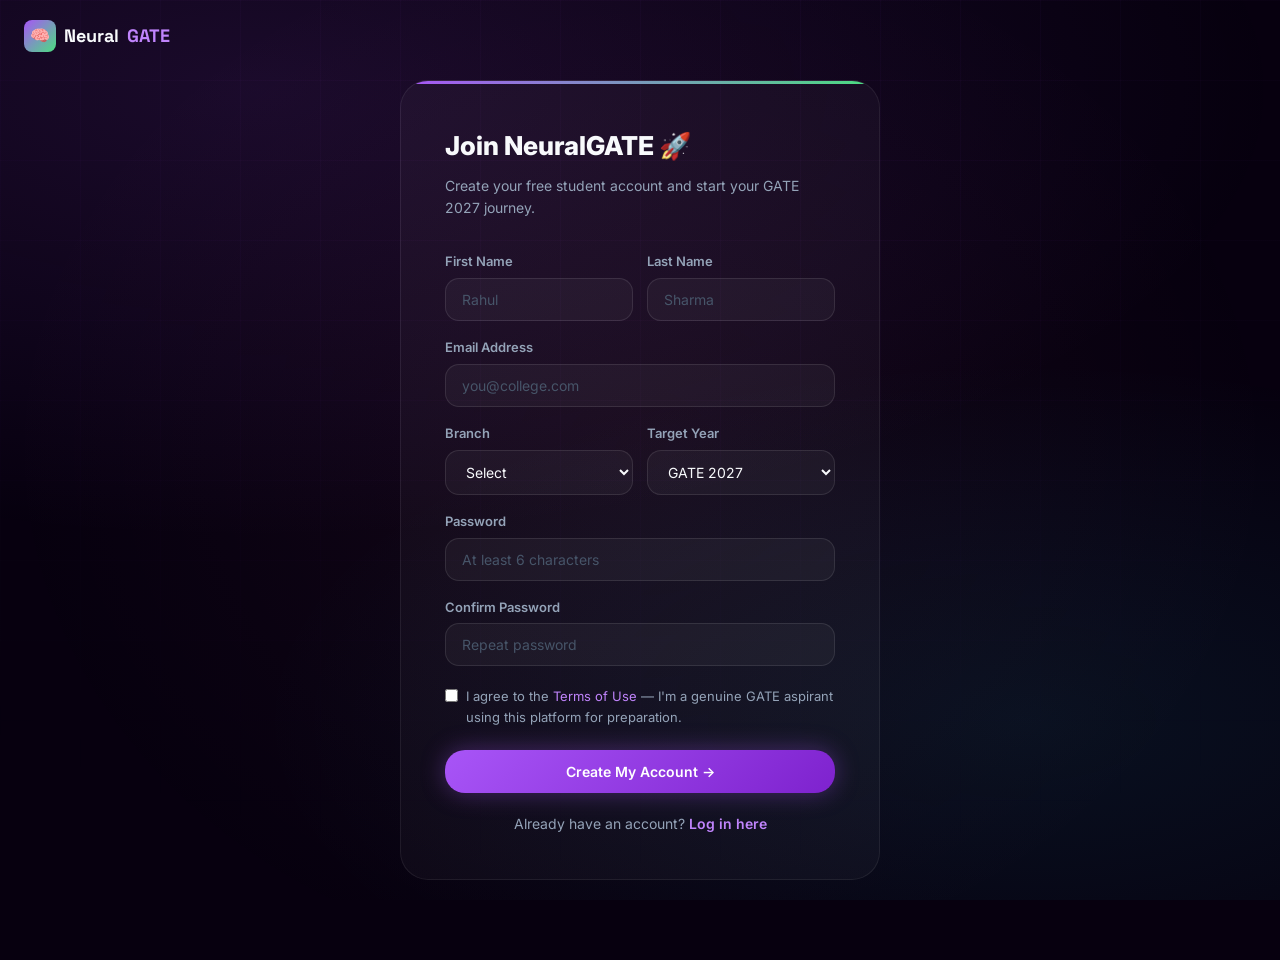
<file: register.html>
<!DOCTYPE html>
<html lang="en">
<head>
  <meta charset="UTF-8">
  <meta name="viewport" content="width=device-width, initial-scale=1.0">
  <title>Register — NeuralGATE</title>
  <link rel="stylesheet" href="style.css">
  <style>
    .auth-page { min-height: 100vh; display: flex; align-items: center; justify-content: center; padding: 80px 24px; }
    .auth-card { width: 100%; max-width: 480px; background: var(--bg-card); border: 1px solid var(--border-subtle); border-radius: var(--radius-xl); padding: 44px; position: relative; overflow: hidden; }
    .auth-card::before { content: ''; position: absolute; top: 0; left: 0; right: 0; height: 3px; background: linear-gradient(90deg, var(--violet), var(--green)); }
    .auth-title { font-size: 26px; font-weight: 800; margin-bottom: 8px; }
    .auth-subtitle { color: var(--text-secondary); font-size: 14px; margin-bottom: 32px; }
    .auth-form { display: flex; flex-direction: column; gap: 16px; }
    .auth-switch { text-align: center; font-size: 14px; color: var(--text-secondary); margin-top: 20px; }
    .auth-switch a { color: var(--violet-light); font-weight: 600; }
    .form-row { display: grid; grid-template-columns: 1fr 1fr; gap: 14px; }
    #reg-error, #reg-success { display: none; }
  </style>
</head>
<body>
  <div class="bg-mesh"></div>
  <div class="bg-grid"></div>

  <a href="index.html" style="position:fixed; top:20px; left:24px; display:flex; align-items:center; gap:8px; font-family:var(--font-head); font-weight:800; font-size:18px; z-index:100;">
    <div style="width:32px;height:32px;background:linear-gradient(135deg,var(--violet),var(--green));border-radius:8px;display:flex;align-items:center;justify-content:center;font-size:16px;">🧠</div>
    Neural<span style="color:var(--violet-light)">GATE</span>
  </a>

  <div class="auth-page">
    <div class="auth-card animate-fade-up">
      <div class="auth-title">Join NeuralGATE 🚀</div>
      <div class="auth-subtitle">Create your free student account and start your GATE 2027 journey.</div>

      <div id="reg-error" class="alert alert-error mb-4"><span>⚠</span><span id="reg-error-text"></span></div>
      <div id="reg-success" class="alert alert-success mb-4"><span>✓</span><span>Account created! Redirecting to dashboard...</span></div>

      <form class="auth-form" id="reg-form">
        <div class="form-row">
          <div class="form-group">
            <label class="form-label">First Name</label>
            <input type="text" id="fname" class="form-input" placeholder="Rahul" required>
          </div>
          <div class="form-group">
            <label class="form-label">Last Name</label>
            <input type="text" id="lname" class="form-input" placeholder="Sharma" required>
          </div>
        </div>

        <div class="form-group">
          <label class="form-label">Email Address</label>
          <input type="email" id="email" class="form-input" placeholder="you@college.com" required>
        </div>

        <div class="form-row">
          <div class="form-group">
            <label class="form-label">Branch</label>
            <select id="branch" class="form-select form-input" required>
              <option value="">Select</option>
              <option value="CSE">CSE</option>
              <option value="ECE">ECE</option>
              <option value="ME">ME</option>
              <option value="EE">EE</option>
              <option value="CE">CE</option>
              <option value="CH">CH</option>
            </select>
          </div>
          <div class="form-group">
            <label class="form-label">Target Year</label>
            <select id="gateyear" class="form-select form-input" required>
              <option value="2027">GATE 2027</option>
              <option value="2028">GATE 2028</option>
            </select>
          </div>
        </div>

        <div class="form-group">
          <label class="form-label">Password</label>
          <input type="password" id="password" class="form-input" placeholder="At least 6 characters" required minlength="6">
        </div>

        <div class="form-group">
          <label class="form-label">Confirm Password</label>
          <input type="password" id="confirm-password" class="form-input" placeholder="Repeat password" required>
        </div>

        <div style="display:flex;gap:8px;align-items:flex-start;margin-top:4px;">
          <input type="checkbox" id="terms" style="margin-top:3px; accent-color:var(--violet);" required>
          <label for="terms" style="font-size:13px; color:var(--text-secondary); cursor:pointer;">
            I agree to the <a href="#" style="color:var(--violet-light)">Terms of Use</a> — I'm a genuine GATE aspirant using this platform for preparation.
          </label>
        </div>

        <button type="submit" class="btn btn-primary btn-full" style="padding:13px; margin-top:6px;">Create My Account →</button>
      </form>

      <div class="auth-switch">
        Already have an account? <a href="login.html">Log in here</a>
      </div>
    </div>
  </div>

  <script src="data.js"></script>
  <script>
    if (GV.getUser()) window.location.href = 'dashboard.html';

    document.getElementById('reg-form').addEventListener('submit', function(e) {
      e.preventDefault();
      const errEl = document.getElementById('reg-error');
      const errText = document.getElementById('reg-error-text');
      errEl.style.display = 'none';

      const fname = document.getElementById('fname').value.trim();
      const lname = document.getElementById('lname').value.trim();
      const email = document.getElementById('email').value.trim().toLowerCase();
      const branch = document.getElementById('branch').value;
      const gateYear = document.getElementById('gateyear').value;
      const password = document.getElementById('password').value;
      const confirmPwd = document.getElementById('confirm-password').value;

      if (password !== confirmPwd) {
        errEl.style.display = 'flex';
        errText.textContent = 'Passwords do not match.';
        return;
      }

      const users = JSON.parse(localStorage.getItem('gv_all_users') || '[]');
      if (users.find(u => u.email === email)) {
        errEl.style.display = 'flex';
        errText.textContent = 'This email is already registered. Please log in.';
        return;
      }

      const newUser = {
        id: 'u' + Date.now(),
        name: fname + ' ' + lname,
        email,
        password,
        branch,
        gateYear,
        joinedAt: new Date().toISOString()
      };

      users.push(newUser);
      localStorage.setItem('gv_all_users', JSON.stringify(users));
      GV.setUser(newUser);

      document.getElementById('reg-success').style.display = 'flex';
      setTimeout(() => { window.location.href = 'dashboard.html'; }, 1200);
    });
  </script>
</body>
</html>
</file>
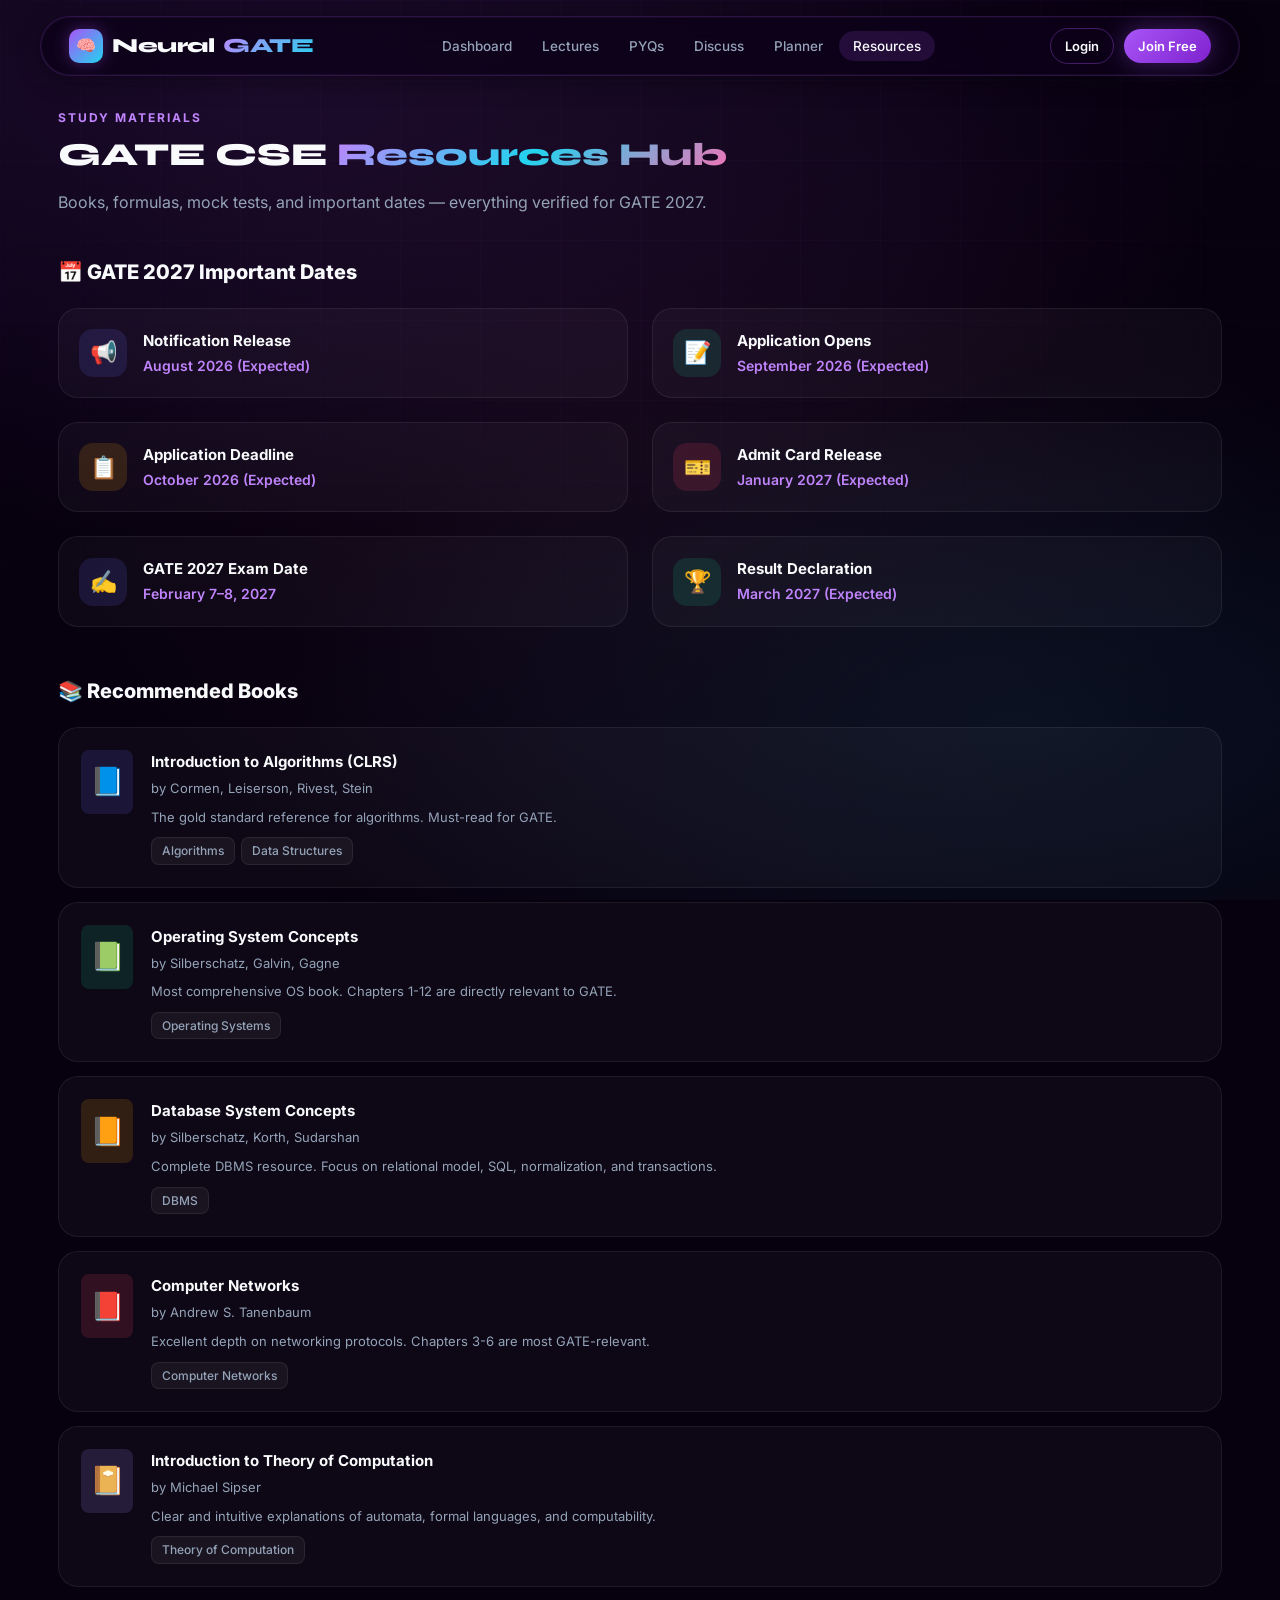
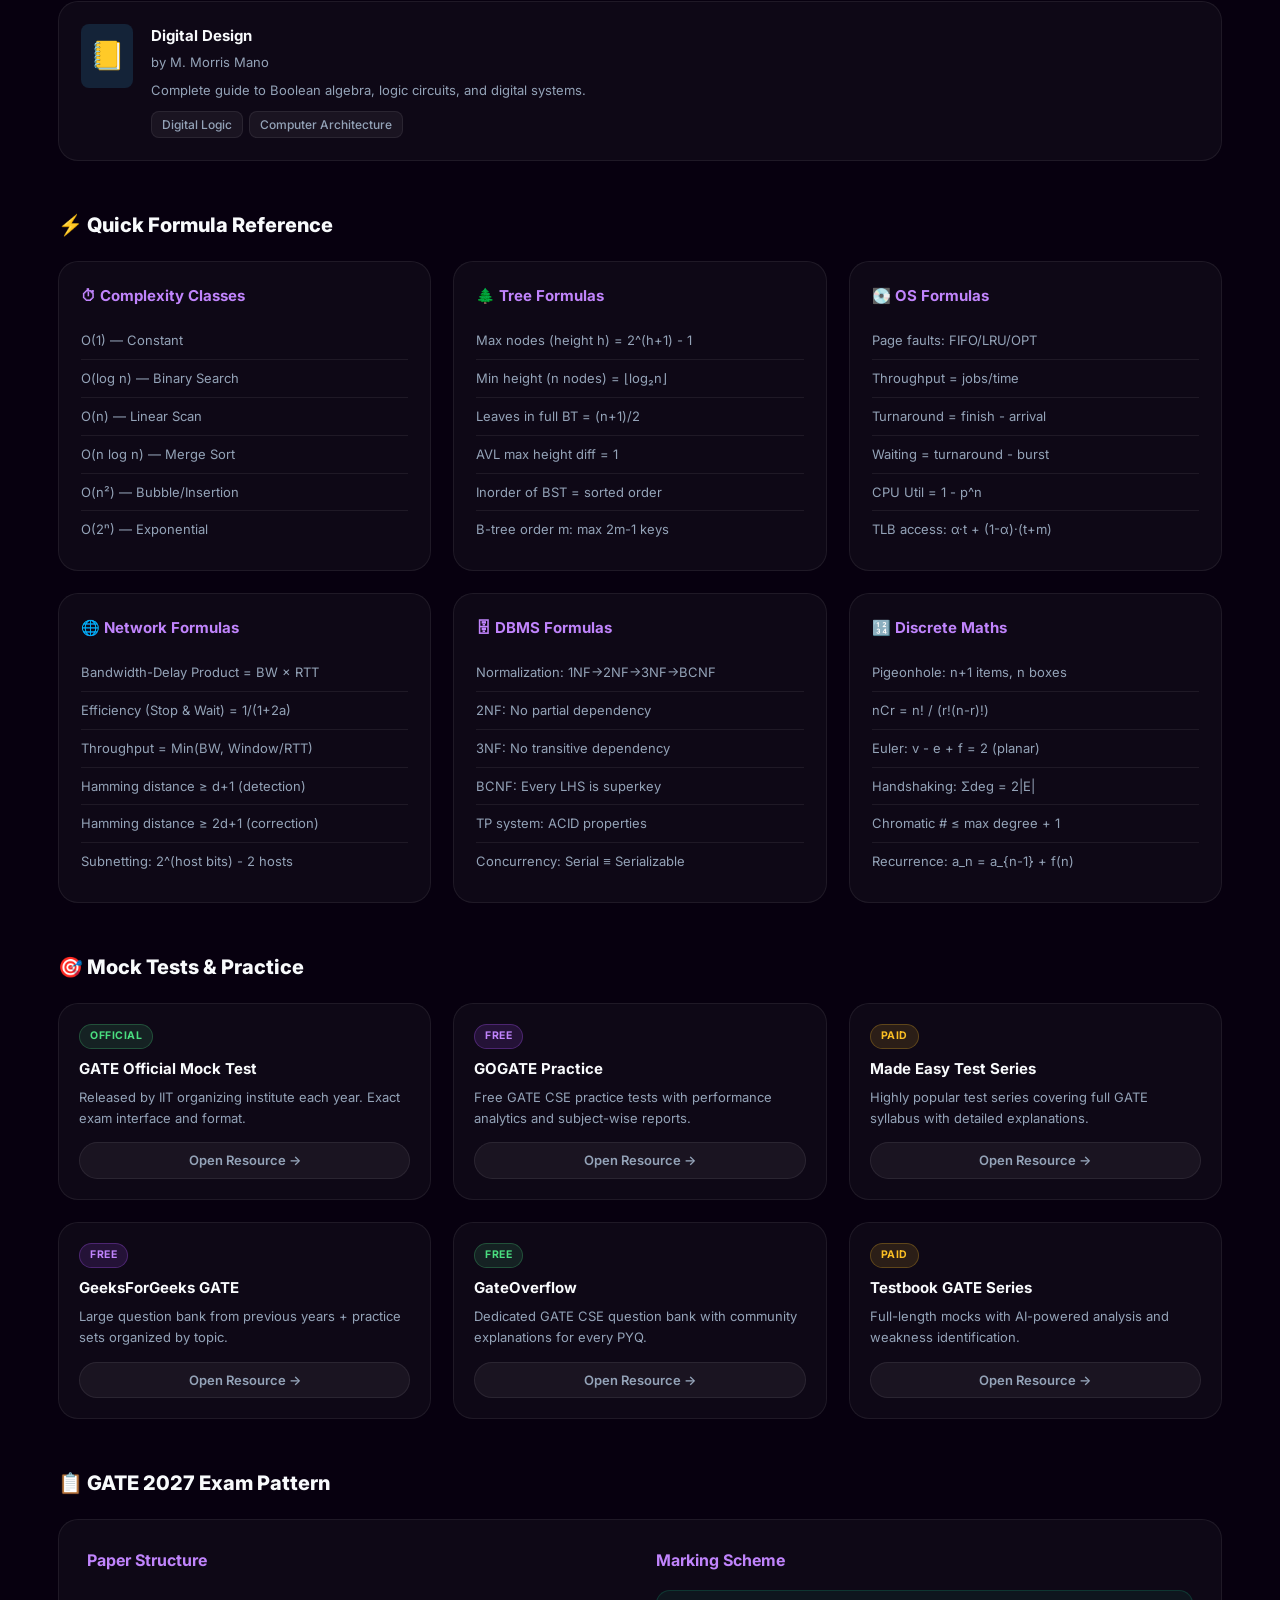
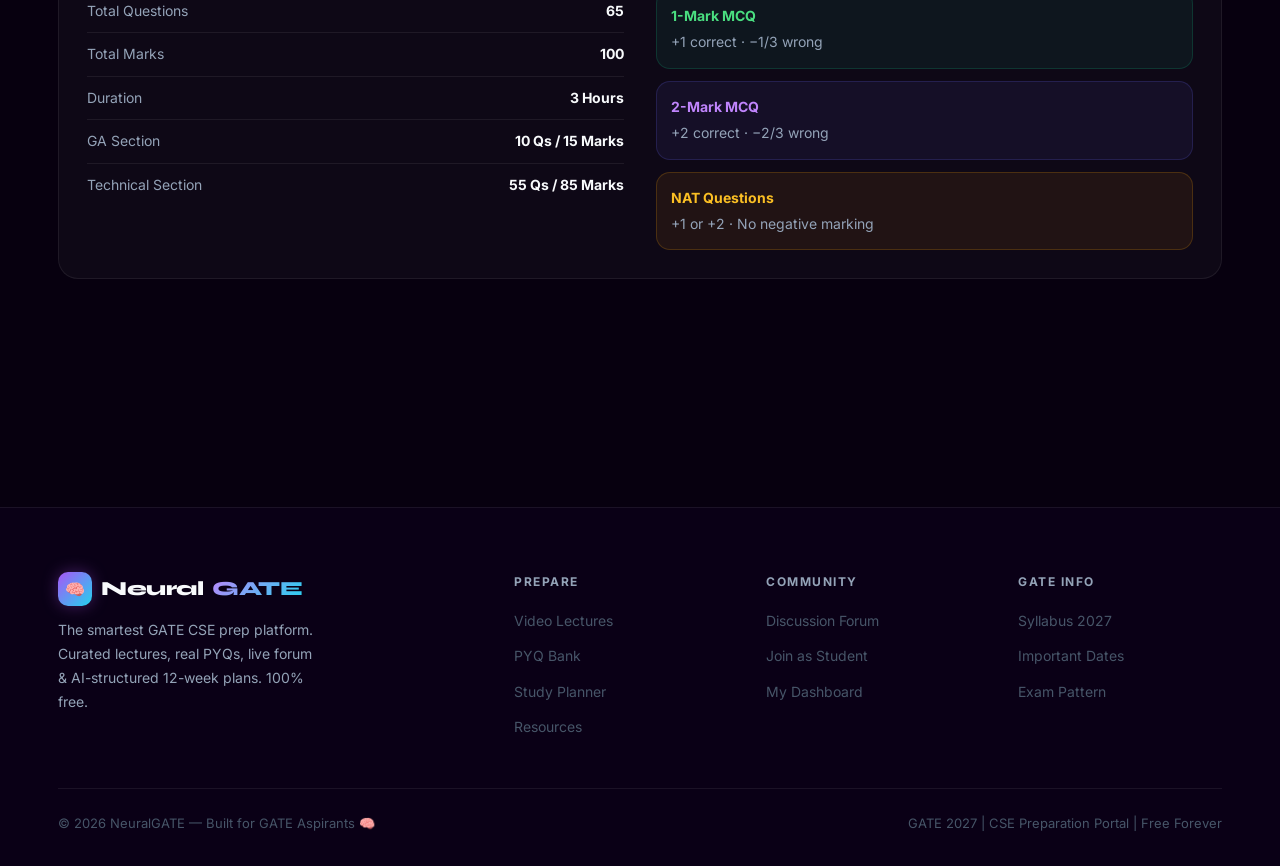
<file: resources.html>
<!DOCTYPE html>
<html lang="en">
<head>
  <meta charset="UTF-8">
  <meta name="viewport" content="width=device-width, initial-scale=1.0">
  <title>Resources — NeuralGATE</title>
  <link rel="stylesheet" href="style.css">
  <style>
    .res-section { margin-bottom: 48px; }
    .res-section-title { font-size: 20px; font-weight: 800; margin-bottom: 20px; display: flex; align-items: center; gap: 10px; }
    .book-card { background: var(--bg-card); border: 1px solid var(--border-subtle); border-radius: var(--radius-lg); padding: 22px; display: flex; gap: 18px; align-items: flex-start; transition: var(--transition); }
    .book-card:hover { border-color: var(--border); transform: translateY(-2px); }
    .book-icon { width: 52px; height: 64px; border-radius: var(--radius-sm); display: flex; align-items: center; justify-content: center; font-size: 28px; flex-shrink: 0; }
    .book-title { font-size: 15px; font-weight: 700; margin-bottom: 4px; }
    .book-author { font-size: 13px; color: var(--text-secondary); margin-bottom: 8px; }
    .book-tags { display: flex; gap: 6px; flex-wrap: wrap; }
    .formula-card { background: var(--bg-card); border: 1px solid var(--border-subtle); border-radius: var(--radius-lg); padding: 22px; }
    .formula-card h4 { font-size: 15px; font-weight: 700; margin-bottom: 14px; color: var(--violet-light); }
    .formula-item { font-size: 13px; color: var(--text-secondary); padding: 8px 0; border-bottom: 1px solid var(--border-subtle); font-family: var(--font-mono); }
    .formula-item:last-child { border-bottom: none; }
    .date-card { background: var(--bg-card); border: 1px solid var(--border-subtle); border-radius: var(--radius-lg); padding: 20px; display: flex; align-items: center; gap: 16px; }
    .date-icon { width: 48px; height: 48px; border-radius: var(--radius-md); display: flex; align-items: center; justify-content: center; font-size: 22px; flex-shrink: 0; }
    .date-info .date-title { font-size: 15px; font-weight: 700; margin-bottom: 2px; }
    .date-info .date-val { font-size: 14px; color: var(--violet-light); font-weight: 600; }
    .mock-card { background: var(--bg-card); border: 1px solid var(--border-subtle); border-radius: var(--radius-lg); padding: 20px; transition: var(--transition); }
    .mock-card:hover { border-color: var(--violet); transform: translateY(-2px); }
    .mock-card h4 { font-size: 15px; font-weight: 700; margin-bottom: 6px; }
    .mock-card p { font-size: 13px; color: var(--text-secondary); margin-bottom: 14px; }
  </style>
</head>
<body>
  <div id="nav-shell"></div>
  <main class="page-content">
    <div class="container">
      <div style="margin-bottom:40px;">
        <p class="section-eyebrow">Study Materials</p>
        <h1 class="section-title" style="font-size:32px;">GATE CSE <span class="gradient">Resources Hub</span></h1>
        <p class="text-secondary">Books, formulas, mock tests, and important dates — everything verified for GATE 2027.</p>
      </div>

      <!-- Important Dates -->
      <div class="res-section">
        <div class="res-section-title">📅 GATE 2027 Important Dates</div>
        <div class="grid-2" id="dates-grid"></div>
      </div>

      <!-- Recommended Books -->
      <div class="res-section">
        <div class="res-section-title">📚 Recommended Books</div>
        <div style="display:flex; flex-direction:column; gap:14px;" id="books-list"></div>
      </div>

      <!-- Quick Formula Reference -->
      <div class="res-section">
        <div class="res-section-title">⚡ Quick Formula Reference</div>
        <div class="grid-3" id="formulas-grid"></div>
      </div>

      <!-- Mock Tests -->
      <div class="res-section">
        <div class="res-section-title">🎯 Mock Tests & Practice</div>
        <div class="grid-3" id="mocks-grid"></div>
      </div>

      <!-- Exam Pattern -->
      <div class="res-section">
        <div class="res-section-title">📋 GATE 2027 Exam Pattern</div>
        <div class="card" style="padding:28px;">
          <div class="grid-2" style="gap:32px;">
            <div>
              <h4 style="margin-bottom:16px; color:var(--violet-light);">Paper Structure</h4>
              <table style="width:100%; border-collapse:collapse; font-size:14px;">
                <tr style="border-bottom:1px solid var(--border-subtle);">
                  <td style="padding:10px 0; color:var(--text-secondary);">Total Questions</td>
                  <td style="padding:10px 0; font-weight:700; text-align:right;">65</td>
                </tr>
                <tr style="border-bottom:1px solid var(--border-subtle);">
                  <td style="padding:10px 0; color:var(--text-secondary);">Total Marks</td>
                  <td style="padding:10px 0; font-weight:700; text-align:right;">100</td>
                </tr>
                <tr style="border-bottom:1px solid var(--border-subtle);">
                  <td style="padding:10px 0; color:var(--text-secondary);">Duration</td>
                  <td style="padding:10px 0; font-weight:700; text-align:right;">3 Hours</td>
                </tr>
                <tr style="border-bottom:1px solid var(--border-subtle);">
                  <td style="padding:10px 0; color:var(--text-secondary);">GA Section</td>
                  <td style="padding:10px 0; font-weight:700; text-align:right;">10 Qs / 15 Marks</td>
                </tr>
                <tr>
                  <td style="padding:10px 0; color:var(--text-secondary);">Technical Section</td>
                  <td style="padding:10px 0; font-weight:700; text-align:right;">55 Qs / 85 Marks</td>
                </tr>
              </table>
            </div>
            <div>
              <h4 style="margin-bottom:16px; color:var(--violet-light);">Marking Scheme</h4>
              <div style="display:flex;flex-direction:column;gap:12px; font-size:14px;">
                <div style="background:rgba(16,185,129,0.08);border:1px solid rgba(16,185,129,0.2);border-radius:var(--radius-md);padding:14px;">
                  <div style="font-weight:700; color:var(--green); margin-bottom:4px;">1-Mark MCQ</div>
                  <div style="color:var(--text-secondary);">+1 correct · −1/3 wrong</div>
                </div>
                <div style="background:rgba(99,102,241,0.08);border:1px solid rgba(99,102,241,0.2);border-radius:var(--radius-md);padding:14px;">
                  <div style="font-weight:700; color:var(--violet-light); margin-bottom:4px;">2-Mark MCQ</div>
                  <div style="color:var(--text-secondary);">+2 correct · −2/3 wrong</div>
                </div>
                <div style="background:rgba(245,158,11,0.08);border:1px solid rgba(245,158,11,0.2);border-radius:var(--radius-md);padding:14px;">
                  <div style="font-weight:700; color:var(--amber); margin-bottom:4px;">NAT Questions</div>
                  <div style="color:var(--text-secondary);">+1 or +2 · No negative marking</div>
                </div>
              </div>
            </div>
          </div>
        </div>
      </div>
    </div>
  </main>
  <div id="footer-shell"></div>

  <script src="data.js"></script>
  <script>
    document.getElementById('nav-shell').innerHTML = GV.renderNavbar('resources');
    document.getElementById('footer-shell').innerHTML = GV.renderFooter();

    const dates = [
      { icon: '📢', bg: 'rgba(99,102,241,0.15)', title: 'Notification Release', date: 'August 2026 (Expected)' },
      { icon: '📝', bg: 'rgba(16,185,129,0.15)', title: 'Application Opens', date: 'September 2026 (Expected)' },
      { icon: '📋', bg: 'rgba(245,158,11,0.15)', title: 'Application Deadline', date: 'October 2026 (Expected)' },
      { icon: '🎫', bg: 'rgba(244,63,94,0.15)', title: 'Admit Card Release', date: 'January 2027 (Expected)' },
      { icon: '✍️', bg: 'rgba(99,102,241,0.15)', title: 'GATE 2027 Exam Date', date: 'February 7–8, 2027' },
      { icon: '🏆', bg: 'rgba(16,185,129,0.15)', title: 'Result Declaration', date: 'March 2027 (Expected)' },
    ];

    document.getElementById('dates-grid').innerHTML = dates.map(d => `
      <div class="date-card">
        <div class="date-icon" style="background:${d.bg}">${d.icon}</div>
        <div class="date-info"><div class="date-title">${d.title}</div><div class="date-val">${d.date}</div></div>
      </div>`).join('');

    const books = [
      { icon: '📘', bg: 'rgba(99,102,241,0.15)', title: 'Introduction to Algorithms (CLRS)', author: 'Cormen, Leiserson, Rivest, Stein', subjects: ['Algorithms', 'Data Structures'], note: 'The gold standard reference for algorithms. Must-read for GATE.' },
      { icon: '📗', bg: 'rgba(16,185,129,0.15)', title: 'Operating System Concepts', author: 'Silberschatz, Galvin, Gagne', subjects: ['Operating Systems'], note: 'Most comprehensive OS book. Chapters 1-12 are directly relevant to GATE.' },
      { icon: '📙', bg: 'rgba(245,158,11,0.15)', title: 'Database System Concepts', author: 'Silberschatz, Korth, Sudarshan', subjects: ['DBMS'], note: 'Complete DBMS resource. Focus on relational model, SQL, normalization, and transactions.' },
      { icon: '📕', bg: 'rgba(244,63,94,0.15)', title: 'Computer Networks', author: 'Andrew S. Tanenbaum', subjects: ['Computer Networks'], note: 'Excellent depth on networking protocols. Chapters 3-6 are most GATE-relevant.' },
      { icon: '📔', bg: 'rgba(167,139,250,0.15)', title: 'Introduction to Theory of Computation', author: 'Michael Sipser', subjects: ['Theory of Computation'], note: 'Clear and intuitive explanations of automata, formal languages, and computability.' },
      { icon: '📒', bg: 'rgba(56,189,248,0.15)', title: 'Digital Design', author: 'M. Morris Mano', subjects: ['Digital Logic', 'Computer Architecture'], note: 'Complete guide to Boolean algebra, logic circuits, and digital systems.' },
    ];

    document.getElementById('books-list').innerHTML = books.map(b => `
      <div class="book-card">
        <div class="book-icon" style="background:${b.bg}">${b.icon}</div>
        <div style="flex:1;">
          <div class="book-title">${b.title}</div>
          <div class="book-author">by ${b.author}</div>
          <div style="font-size:13px; color:var(--text-secondary); margin-bottom:10px; line-height:1.6;">${b.note}</div>
          <div class="book-tags">${b.subjects.map(s => `<span class="tag">${s}</span>`).join('')}</div>
        </div>
      </div>`).join('');

    const formulas = [
      {
        title: '⏱ Complexity Classes',
        items: ['O(1) — Constant', 'O(log n) — Binary Search', 'O(n) — Linear Scan', 'O(n log n) — Merge Sort', 'O(n²) — Bubble/Insertion', 'O(2ⁿ) — Exponential']
      },
      {
        title: '🌲 Tree Formulas',
        items: ['Max nodes (height h) = 2^(h+1) - 1', 'Min height (n nodes) = ⌊log₂n⌋', 'Leaves in full BT = (n+1)/2', 'AVL max height diff = 1', 'Inorder of BST = sorted order', 'B-tree order m: max 2m-1 keys']
      },
      {
        title: '💽 OS Formulas',
        items: ['Page faults: FIFO/LRU/OPT', 'Throughput = jobs/time', 'Turnaround = finish - arrival', 'Waiting = turnaround - burst', 'CPU Util = 1 - p^n', 'TLB access: α·t + (1-α)·(t+m)']
      },
      {
        title: '🌐 Network Formulas',
        items: ['Bandwidth-Delay Product = BW × RTT', 'Efficiency (Stop & Wait) = 1/(1+2a)', 'Throughput = Min(BW, Window/RTT)', 'Hamming distance ≥ d+1 (detection)', 'Hamming distance ≥ 2d+1 (correction)', 'Subnetting: 2^(host bits) - 2 hosts']
      },
      {
        title: '🗄 DBMS Formulas',
        items: ['Normalization: 1NF→2NF→3NF→BCNF', '2NF: No partial dependency', '3NF: No transitive dependency', 'BCNF: Every LHS is superkey', 'TP system: ACID properties', 'Concurrency: Serial ≡ Serializable']
      },
      {
        title: '🔢 Discrete Maths',
        items: ['Pigeonhole: n+1 items, n boxes', 'nCr = n! / (r!(n-r)!)', 'Euler: v - e + f = 2 (planar)', 'Handshaking: Σdeg = 2|E|', 'Chromatic # ≤ max degree + 1', 'Recurrence: a_n = a_{n-1} + f(n)']
      }
    ];

    document.getElementById('formulas-grid').innerHTML = formulas.map(f => `
      <div class="formula-card">
        <h4>${f.title}</h4>
        ${f.items.map(i => `<div class="formula-item">${i}</div>`).join('')}
      </div>`).join('');

    const mocks = [
      { title: 'GATE Official Mock Test', desc: 'Released by IIT organizing institute each year. Exact exam interface and format.', link: 'https://gate2024.iisc.ac.in', tag: 'Official', color: 'badge-emerald' },
      { title: 'GOGATE Practice', desc: 'Free GATE CSE practice tests with performance analytics and subject-wise reports.', link: '#', tag: 'Free', color: 'badge-accent' },
      { title: 'Made Easy Test Series', desc: 'Highly popular test series covering full GATE syllabus with detailed explanations.', link: '#', tag: 'Paid', color: 'badge-amber' },
      { title: 'GeeksForGeeks GATE', desc: 'Large question bank from previous years + practice sets organized by topic.', link: 'https://www.geeksforgeeks.org/gate-cs-notes-gq/', tag: 'Free', color: 'badge-accent' },
      { title: 'GateOverflow', desc: 'Dedicated GATE CSE question bank with community explanations for every PYQ.', link: 'https://gateoverflow.in', tag: 'Free', color: 'badge-emerald' },
      { title: 'Testbook GATE Series', desc: 'Full-length mocks with AI-powered analysis and weakness identification.', link: '#', tag: 'Paid', color: 'badge-amber' },
    ];

    document.getElementById('mocks-grid').innerHTML = mocks.map(m => `
      <div class="mock-card">
        <div style="display:flex; justify-content:space-between; margin-bottom:8px;">
          <span class="badge ${m.color}">${m.tag}</span>
        </div>
        <h4>${m.title}</h4>
        <p>${m.desc}</p>
        <a href="${m.link}" target="_blank" class="btn btn-ghost btn-sm" style="width:100%; justify-content:center;">Open Resource →</a>
      </div>`).join('');
  </script>
</body>
</html>
</file>
<file: style.css>
/* ================================================
   NEURALGATE — REDESIGNED DESIGN SYSTEM v2.0
   Bold, Vivid, Dark Space Aesthetic
   ================================================ */

@import url('https://fonts.googleapis.com/css2?family=Inter:wght@300;400;500;600;700&family=Space+Grotesk:wght@400;500;600;700;800&family=Syne:wght@700;800&display=swap');

:root {
  /* ── Core Palette ── */
  --bg-base:     #07000f;
  --bg-surface:  #0c0018;
  --bg-card:     rgba(255,255,255,0.03);
  --bg-card-hover: rgba(255,255,255,0.055);

  /* ── Accent Colors ── */
  --violet:      #a855f7;
  --violet-light: #c084fc;
  --violet-glow: rgba(168,85,247,0.35);
  --cyan:        #22d3ee;
  --cyan-glow:   rgba(34,211,238,0.3);
  --pink:        #f472b6;
  --pink-glow:   rgba(244,114,182,0.3);
  --green:       #4ade80;
  --green-glow:  rgba(74,222,128,0.25);
  --amber:       #fbbf24;
  --amber-glow:  rgba(251,191,36,0.25);
  --rose:        #fb7185;

  /* ── Text ── */
  --text-primary:   #f8fafc;
  --text-secondary: #94a3b8;
  --text-muted:     #475569;

  /* ── Borders ── */
  --border:        rgba(168,85,247,0.2);
  --border-subtle: rgba(255,255,255,0.07);
  --border-glow:   rgba(168,85,247,0.5);

  /* ── Typography ── */
  --font-display: 'Syne', sans-serif;
  --font-head:    'Space Grotesk', sans-serif;
  --font-body:    'Inter', sans-serif;

  /* ── Layout ── */
  --nav-height:  72px;
  --radius-sm:   8px;
  --radius-md:   14px;
  --radius-lg:   20px;
  --radius-xl:   28px;
  --radius-2xl:  40px;

  /* ── Shadows ── */
  --shadow-violet: 0 0 40px rgba(168,85,247,0.2);
  --shadow-cyan:   0 0 40px rgba(34,211,238,0.15);
  --shadow-card:   0 8px 32px rgba(0,0,0,0.5);

  --transition: all 0.25s cubic-bezier(0.4,0,0.2,1);
}

/* ── RESET ── */
*, *::before, *::after { box-sizing: border-box; margin: 0; padding: 0; }
html { scroll-behavior: smooth; }

body {
  font-family: var(--font-body);
  background-color: var(--bg-base);
  color: var(--text-primary);
  line-height: 1.6;
  min-height: 100vh;
  overflow-x: hidden;
}

a { color: inherit; text-decoration: none; }
button { cursor: pointer; font-family: var(--font-body); }
img { max-width: 100%; }

/* ── SCROLLBAR ── */
::-webkit-scrollbar { width: 4px; }
::-webkit-scrollbar-track { background: transparent; }
::-webkit-scrollbar-thumb { background: var(--violet); border-radius: 10px; }

.container { max-width: 1220px; margin: 0 auto; padding: 0 28px; }

/* ── BACKGROUND MESH ── */
.bg-mesh {
  position: fixed;
  inset: 0;
  z-index: 0;
  pointer-events: none;
  background-image:
    radial-gradient(ellipse 80% 50% at 20% 10%, rgba(168,85,247,0.12), transparent),
    radial-gradient(ellipse 60% 40% at 80% 80%, rgba(34,211,238,0.08), transparent),
    radial-gradient(ellipse 50% 60% at 50% 50%, rgba(244,114,182,0.05), transparent);
}

.bg-grid {
  position: fixed;
  inset: 0;
  z-index: 0;
  pointer-events: none;
  background-image:
    linear-gradient(rgba(168,85,247,0.03) 1px, transparent 1px),
    linear-gradient(90deg, rgba(168,85,247,0.03) 1px, transparent 1px);
  background-size: 80px 80px;
  mask-image: radial-gradient(ellipse 100% 100% at 50% 0%, black 30%, transparent 100%);
}

/* ── FLOATING NAVBAR ── */
.navbar {
  position: fixed;
  top: 16px;
  left: 50%;
  transform: translateX(-50%);
  width: calc(100% - 48px);
  max-width: 1200px;
  height: 60px;
  background: rgba(12,0,24,0.75);
  backdrop-filter: blur(24px);
  -webkit-backdrop-filter: blur(24px);
  border: 1px solid rgba(168,85,247,0.2);
  border-radius: var(--radius-2xl);
  z-index: 999;
  display: flex;
  align-items: center;
  box-shadow: 0 4px 24px rgba(0,0,0,0.4), 0 0 0 1px rgba(255,255,255,0.04) inset;
}

.navbar .container {
  display: flex;
  align-items: center;
  justify-content: space-between;
  width: 100%;
}

.nav-brand {
  display: flex;
  align-items: center;
  gap: 9px;
  font-family: var(--font-display);
  font-size: 20px;
  font-weight: 800;
  letter-spacing: -0.5px;
}

.nav-brand-icon {
  width: 34px; height: 34px;
  background: linear-gradient(135deg, var(--violet), var(--cyan));
  border-radius: 10px;
  display: flex; align-items: center; justify-content: center;
  font-size: 16px;
  box-shadow: 0 0 16px var(--violet-glow);
}

.nav-brand span {
  background: linear-gradient(135deg, var(--violet-light), var(--cyan));
  -webkit-background-clip: text;
  -webkit-text-fill-color: transparent;
  background-clip: text;
}

.nav-links {
  display: flex;
  align-items: center;
  gap: 2px;
  list-style: none;
}

.nav-links a {
  padding: 7px 14px;
  border-radius: var(--radius-lg);
  font-size: 13.5px;
  font-weight: 500;
  color: var(--text-secondary);
  transition: var(--transition);
}

.nav-links a:hover { color: var(--text-primary); background: rgba(255,255,255,0.06); }
.nav-links a.active { color: var(--text-primary); background: rgba(168,85,247,0.15); }

.nav-actions { display: flex; align-items: center; gap: 10px; }

.nav-user-badge {
  display: flex; align-items: center; gap: 8px;
  background: rgba(255,255,255,0.05);
  border: 1px solid rgba(255,255,255,0.1);
  padding: 5px 14px 5px 5px;
  border-radius: 100px;
  cursor: pointer;
  transition: var(--transition);
}

.nav-user-badge:hover { border-color: var(--border); background: rgba(255,255,255,0.08); }

.nav-avatar {
  width: 26px; height: 26px;
  background: linear-gradient(135deg, var(--violet), var(--pink));
  border-radius: 50%;
  display: flex; align-items: center; justify-content: center;
  font-size: 11px; font-weight: 800;
}

.nav-username { font-size: 13px; font-weight: 600; }

/* ── BUTTONS ── */
.btn {
  display: inline-flex;
  align-items: center; justify-content: center;
  gap: 8px;
  padding: 11px 22px;
  font-size: 14px; font-weight: 600;
  border: none;
  border-radius: var(--radius-lg);
  transition: var(--transition);
  white-space: nowrap;
}

.btn-primary {
  background: linear-gradient(135deg, var(--violet), #7e22ce);
  color: #fff;
  box-shadow: 0 0 24px var(--violet-glow);
}
.btn-primary:hover { transform: translateY(-2px); box-shadow: 0 0 36px var(--violet-glow), 0 8px 20px rgba(0,0,0,0.3); filter: brightness(1.1); }

.btn-cyan {
  background: linear-gradient(135deg, var(--cyan), #0891b2);
  color: #000;
  font-weight: 700;
  box-shadow: 0 0 20px var(--cyan-glow);
}
.btn-cyan:hover { transform: translateY(-2px); box-shadow: 0 0 30px var(--cyan-glow); }

.btn-emerald {
  background: linear-gradient(135deg, var(--green), #16a34a);
  color: #000;
  font-weight: 700;
}
.btn-emerald:hover { transform: translateY(-2px); filter: brightness(1.1); }

.btn-outline {
  background: transparent;
  color: var(--text-primary);
  border: 1px solid rgba(168,85,247,0.35);
}
.btn-outline:hover { background: rgba(168,85,247,0.1); border-color: var(--violet); }

.btn-ghost {
  background: rgba(255,255,255,0.05);
  color: var(--text-secondary);
  border: 1px solid var(--border-subtle);
}
.btn-ghost:hover { background: rgba(255,255,255,0.09); color: var(--text-primary); border-color: rgba(255,255,255,0.12); }

.btn-sm { padding: 7px 14px; font-size: 13px; }
.btn-lg { padding: 14px 32px; font-size: 16px; border-radius: var(--radius-xl); }
.btn-full { width: 100%; justify-content: center; }

/* ── CARDS ── */
.card {
  background: var(--bg-card);
  border: 1px solid var(--border-subtle);
  border-radius: var(--radius-lg);
  padding: 24px;
  transition: var(--transition);
  position: relative;
  overflow: hidden;
}

.card:hover { background: var(--bg-card-hover); border-color: rgba(168,85,247,0.25); transform: translateY(-3px); box-shadow: var(--shadow-card); }

/* Gradient border card */
.card-glow {
  background: var(--bg-card);
  border-radius: var(--radius-lg);
  padding: 1px;
  background: linear-gradient(135deg, rgba(168,85,247,0.3), rgba(34,211,238,0.15), rgba(244,114,182,0.2));
  transition: var(--transition);
}
.card-glow-inner { background: #0c0018; border-radius: calc(var(--radius-lg) - 1px); padding: 24px; height: 100%; }
.card-glow:hover { background: linear-gradient(135deg, rgba(168,85,247,0.6), rgba(34,211,238,0.35), rgba(244,114,182,0.4)); transform: translateY(-4px); }

/* ── BADGE ── */
.badge {
  display: inline-flex; align-items: center; gap: 4px;
  padding: 3px 10px;
  border-radius: 100px;
  font-size: 10.5px; font-weight: 700;
  text-transform: uppercase; letter-spacing: 0.5px;
}

.badge-violet  { background: rgba(168,85,247,0.15); color: var(--violet-light); border: 1px solid rgba(168,85,247,0.3); }
.badge-cyan    { background: rgba(34,211,238,0.12);  color: var(--cyan);         border: 1px solid rgba(34,211,238,0.25); }
.badge-pink    { background: rgba(244,114,182,0.12); color: var(--pink);         border: 1px solid rgba(244,114,182,0.25); }
.badge-green   { background: rgba(74,222,128,0.12);  color: var(--green);        border: 1px solid rgba(74,222,128,0.25); }
.badge-amber   { background: rgba(251,191,36,0.12);  color: var(--amber);        border: 1px solid rgba(251,191,36,0.25); }
.badge-rose    { background: rgba(251,113,133,0.12); color: var(--rose);         border: 1px solid rgba(251,113,133,0.25); }
/* Legacy aliases */
.badge-accent  { background: rgba(168,85,247,0.15); color: var(--violet-light); border: 1px solid rgba(168,85,247,0.3); }
.badge-emerald { background: rgba(74,222,128,0.12);  color: var(--green);        border: 1px solid rgba(74,222,128,0.25); }

/* ── TAG ── */
.tag {
  display: inline-block;
  padding: 3px 10px;
  border-radius: var(--radius-sm);
  font-size: 12px; font-weight: 500;
  background: rgba(255,255,255,0.05);
  color: var(--text-secondary);
  border: 1px solid var(--border-subtle);
}

/* ── FORM ── */
.form-group { display: flex; flex-direction: column; gap: 6px; }
.form-label { font-size: 13px; font-weight: 600; color: var(--text-secondary); }

.form-input, .form-select, .form-textarea {
  background: rgba(255,255,255,0.04);
  border: 1px solid rgba(255,255,255,0.1);
  border-radius: var(--radius-md);
  padding: 12px 16px;
  font-size: 14px; font-family: var(--font-body);
  color: var(--text-primary);
  transition: var(--transition);
  width: 100%;
}

.form-input:focus, .form-select:focus, .form-textarea:focus {
  outline: none;
  border-color: var(--violet);
  box-shadow: 0 0 0 3px rgba(168,85,247,0.15);
  background: rgba(168,85,247,0.05);
}

.form-input::placeholder, .form-textarea::placeholder { color: var(--text-muted); }
.form-select option { background: #0c0018; color: var(--text-primary); }
.form-textarea { resize: vertical; min-height: 100px; }

/* ── PROGRESS ── */
.progress-bar-wrap { height: 6px; background: rgba(255,255,255,0.06); border-radius: 100px; overflow: hidden; }
.progress-bar-fill { height: 100%; border-radius: 100px; background: linear-gradient(90deg, var(--violet), var(--cyan)); transition: width 0.8s ease; }

/* ── TABS ── */
.tabs {
  display: flex; gap: 3px;
  background: rgba(255,255,255,0.04);
  padding: 4px; border-radius: var(--radius-lg);
  border: 1px solid var(--border-subtle);
  width: fit-content;
}

.tab-btn {
  padding: 8px 18px; border-radius: var(--radius-md);
  font-size: 13px; font-weight: 600;
  color: var(--text-secondary);
  background: transparent; border: none; transition: var(--transition);
}

.tab-btn.active { background: linear-gradient(135deg, var(--violet), #7e22ce); color: #fff; box-shadow: 0 2px 12px var(--violet-glow); }
.tab-btn:hover:not(.active) { color: var(--text-primary); background: rgba(255,255,255,0.06); }

/* ── PAGE LAYOUT ── */
.page-content { padding-top: calc(var(--nav-height) + 36px); padding-bottom: 100px; min-height: 100vh; position: relative; z-index: 1; }

/* ── SECTION HEADERS ── */
.section-eyebrow {
  font-size: 12px; font-weight: 700; text-transform: uppercase;
  letter-spacing: 2px; color: var(--violet-light);
  margin-bottom: 10px;
}

.section-title { font-size: 40px; font-weight: 800; line-height: 1.15; margin-bottom: 16px; font-family: var(--font-display); }

.gradient {
  background: linear-gradient(135deg, var(--violet-light), var(--cyan), var(--pink));
  -webkit-background-clip: text;
  -webkit-text-fill-color: transparent;
  background-clip: text;
}

.section-desc { font-size: 16px; color: var(--text-secondary); max-width: 540px; line-height: 1.7; }

/* ── DIVIDER ── */
.divider { height: 1px; background: var(--border-subtle); margin: 24px 0; }

/* ── ALERT ── */
.alert { padding: 14px 18px; border-radius: var(--radius-md); font-size: 14px; font-weight: 500; display: flex; align-items: center; gap: 10px; }
.alert-error   { background: rgba(251,113,133,0.1); border: 1px solid rgba(251,113,133,0.25); color: #fda4af; }
.alert-success { background: rgba(74,222,128,0.1);  border: 1px solid rgba(74,222,128,0.25);  color: #86efac; }

/* ── FOOTER ── */
footer {
  background: rgba(12,0,24,0.8);
  border-top: 1px solid var(--border-subtle);
  padding: 64px 0 32px;
  margin-top: 80px;
  position: relative;
  z-index: 1;
}

.footer-grid {
  display: grid; grid-template-columns: 2fr 1fr 1fr 1fr; gap: 48px;
  margin-bottom: 48px;
}

.footer-brand-desc { color: var(--text-secondary); font-size: 14px; margin-top: 12px; max-width: 260px; line-height: 1.7; }
.footer-col h4 { font-size: 12px; font-weight: 700; text-transform: uppercase; letter-spacing: 1.5px; color: var(--text-secondary); margin-bottom: 16px; }
.footer-col ul { list-style: none; display: flex; flex-direction: column; gap: 10px; }
.footer-col ul li a { font-size: 14px; color: var(--text-muted); transition: var(--transition); }
.footer-col ul li a:hover { color: var(--text-primary); }

.footer-bottom {
  display: flex; justify-content: space-between; align-items: center;
  padding-top: 24px; border-top: 1px solid var(--border-subtle);
  font-size: 13px; color: var(--text-muted);
}

/* ── SIDEBAR LAYOUT ── */
.sidebar-layout { display: grid; grid-template-columns: 240px 1fr; gap: 32px; }
.sidebar { position: sticky; top: calc(var(--nav-height) + 32px); height: fit-content; }
.sidebar-menu { display: flex; flex-direction: column; gap: 4px; }

.sidebar-link {
  display: flex; align-items: center; gap: 10px;
  padding: 10px 14px; border-radius: var(--radius-md);
  font-size: 14px; font-weight: 500; color: var(--text-secondary);
  transition: var(--transition); border: 1px solid transparent;
}

.sidebar-link:hover { background: rgba(255,255,255,0.05); color: var(--text-primary); }
.sidebar-link.active { background: rgba(168,85,247,0.12); color: var(--text-primary); border-color: rgba(168,85,247,0.25); }
.sidebar-link .icon { font-size: 16px; width: 20px; text-align: center; }

/* ── MINI STAT ── */
.mini-stat {
  background: var(--bg-card);
  border: 1px solid var(--border-subtle);
  border-radius: var(--radius-lg);
  padding: 22px; text-align: center;
  transition: var(--transition);
}
.mini-stat:hover { border-color: rgba(168,85,247,0.3); background: var(--bg-card-hover); }
.mini-stat-val { font-size: 28px; font-weight: 800; font-family: var(--font-head); }
.mini-stat-label { font-size: 12px; color: var(--text-secondary); margin-top: 4px; }

/* ── FILTER INPUTS ── */
.filter-select {
  background: rgba(255,255,255,0.04);
  border: 1px solid rgba(255,255,255,0.1);
  border-radius: var(--radius-md);
  padding: 9px 14px; font-size: 13px;
  color: var(--text-primary); cursor: pointer; font-family: var(--font-body);
}
.filter-select:focus { outline: none; border-color: var(--violet); }

/* ── CHANNEL BADGE ── */
.channel-badge {
  display: inline-flex; align-items: center; gap: 5px;
  padding: 4px 10px; border-radius: 100px;
  font-size: 11px; font-weight: 700;
}

.ch-pw     { background: rgba(255,108,0,0.15); color: #ff6c00; border: 1px solid rgba(255,108,0,0.3); }
.ch-nptel  { background: rgba(34,211,238,0.12); color: var(--cyan); border: 1px solid rgba(34,211,238,0.25); }
.ch-gfg    { background: rgba(74,222,128,0.12); color: var(--green); border: 1px solid rgba(74,222,128,0.25); }
.ch-ab     { background: rgba(168,85,247,0.15); color: var(--violet-light); border: 1px solid rgba(168,85,247,0.3); }
.ch-neso   { background: rgba(251,191,36,0.12); color: var(--amber); border: 1px solid rgba(251,191,36,0.25); }
.ch-gs     { background: rgba(244,114,182,0.12); color: var(--pink); border: 1px solid rgba(244,114,182,0.25); }
.ch-mit    { background: rgba(248,113,113,0.12); color: #f87171; border: 1px solid rgba(248,113,113,0.25); }
.ch-jenny  { background: rgba(167,139,250,0.15); color: #a78bfa; border: 1px solid rgba(167,139,250,0.3); }

/* ── ANIMATIONS ── */
@keyframes fadeUp      { from { opacity:0; transform:translateY(24px); } to { opacity:1; transform:translateY(0); } }
@keyframes fadeIn      { from { opacity:0; } to { opacity:1; } }
@keyframes pulse       { 0%,100% { opacity:1; } 50% { opacity:0.4; } }
@keyframes floatY      { 0%,100% { transform:translateY(0); } 50% { transform:translateY(-10px); } }
@keyframes gradientShift { 0%,100% { background-position:0% 50%; } 50% { background-position:100% 50%; } }
@keyframes glowPulse   { 0%,100% { box-shadow:0 0 20px var(--violet-glow); } 50% { box-shadow:0 0 40px var(--violet-glow), 0 0 60px rgba(168,85,247,0.2); } }

.animate-fade-up    { animation: fadeUp 0.6s ease forwards; }
.animate-fade-up-d1 { animation: fadeUp 0.6s 0.15s ease both; }
.animate-fade-up-d2 { animation: fadeUp 0.6s 0.3s ease both; }
.animate-fade-up-d3 { animation: fadeUp 0.6s 0.45s ease both; }

/* ── GRID HELPERS ── */
.grid-2 { display: grid; grid-template-columns: repeat(2,1fr); gap: 24px; }
.grid-3 { display: grid; grid-template-columns: repeat(3,1fr); gap: 22px; }
.grid-4 { display: grid; grid-template-columns: repeat(4,1fr); gap: 18px; }

/* ── FLEX HELPERS ── */
.flex { display: flex; }
.flex-col { flex-direction: column; }
.items-center { align-items: center; }
.justify-between { justify-content: space-between; }
.gap-2 { gap: 8px; } .gap-3 { gap: 12px; } .gap-4 { gap: 16px; }

/* ── SPACING ── */
.mt-2{margin-top:8px;} .mt-3{margin-top:12px;} .mt-4{margin-top:16px;} .mt-6{margin-top:24px;}
.mb-2{margin-bottom:8px;} .mb-4{margin-bottom:16px;} .mb-6{margin-bottom:24px;} .mb-8{margin-bottom:32px;}

/* ── TEXT ── */
.text-sm{font-size:13px;} .text-xs{font-size:11px;}
.text-accent{color:var(--violet-light);} .text-emerald{color:var(--green);}
.text-muted{color:var(--text-muted);} .text-secondary{color:var(--text-secondary);}
.font-semibold{font-weight:600;} .font-bold{font-weight:700;} .text-center{text-align:center;}

/* ── FORM ROW ── */
.form-row { display: grid; grid-template-columns: 1fr 1fr; gap: 16px; }

/* ── RESPONSIVE ── */
@media (max-width: 1024px) {
  .navbar { width: calc(100% - 32px); top: 10px; }
  .footer-grid { grid-template-columns: 1fr 1fr; }
  .sidebar-layout { grid-template-columns: 1fr; }
  .sidebar { position: static; }
  .grid-4 { grid-template-columns: repeat(2,1fr); }
}

@media (max-width: 768px) {
  .navbar { border-radius: var(--radius-xl); }
  .section-title { font-size: 28px; }
  .grid-3, .grid-2 { grid-template-columns: 1fr; }
  .nav-links { display: none; }
  .footer-grid { grid-template-columns: 1fr; }
  .grid-4 { grid-template-columns: 1fr; }
  .form-row { grid-template-columns: 1fr; }
}
</file>
